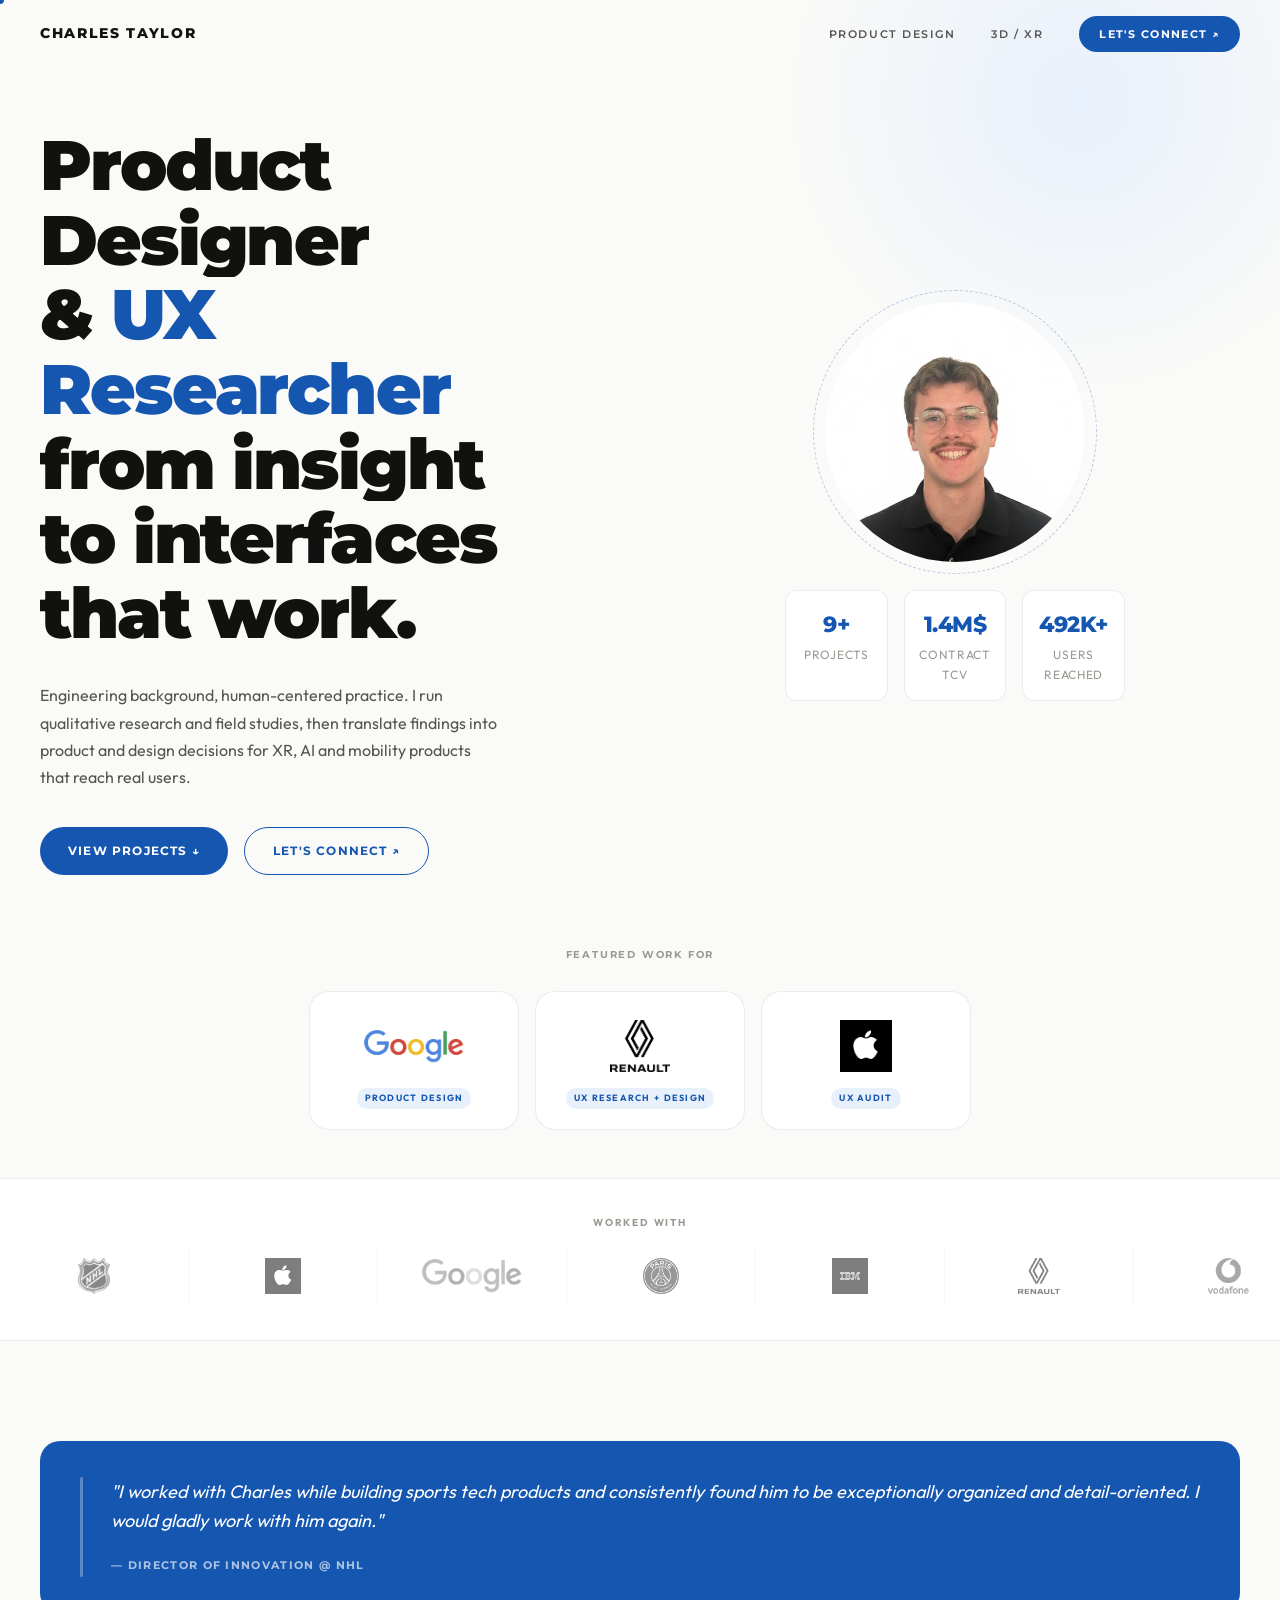
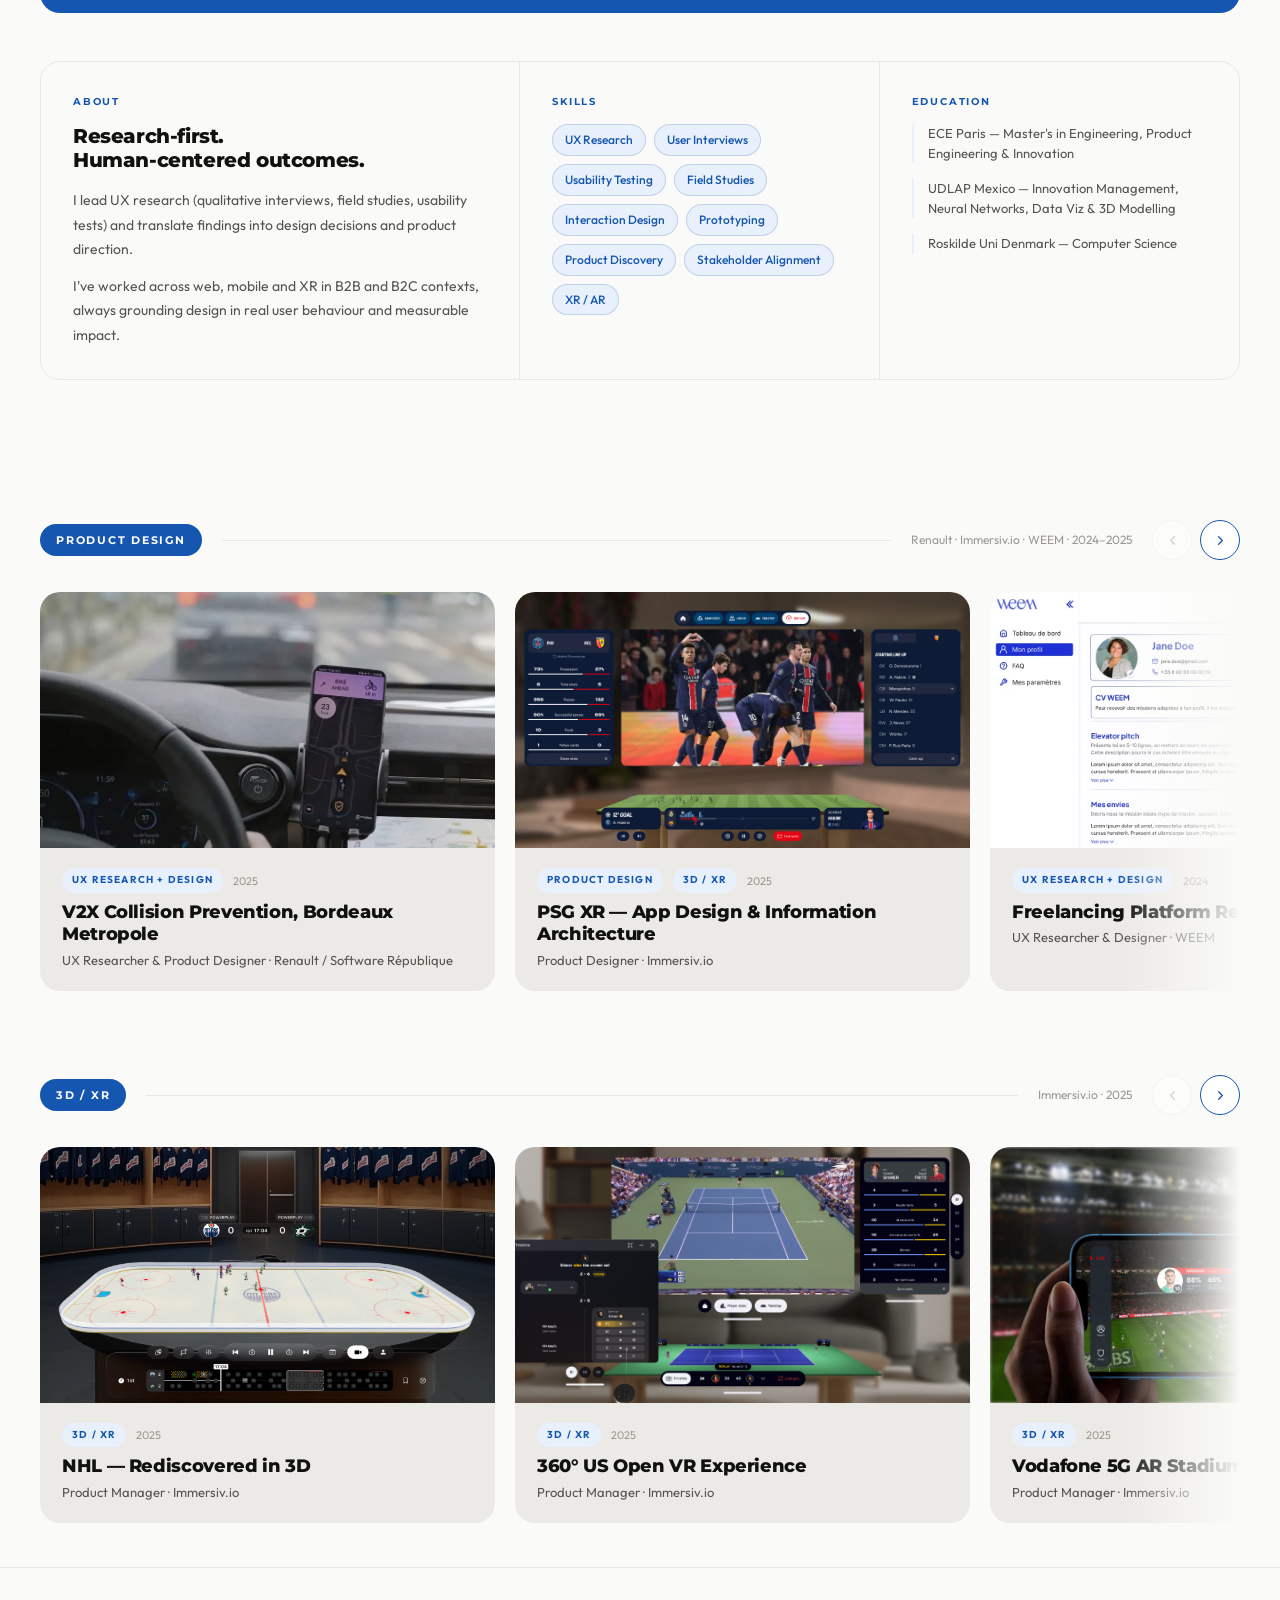
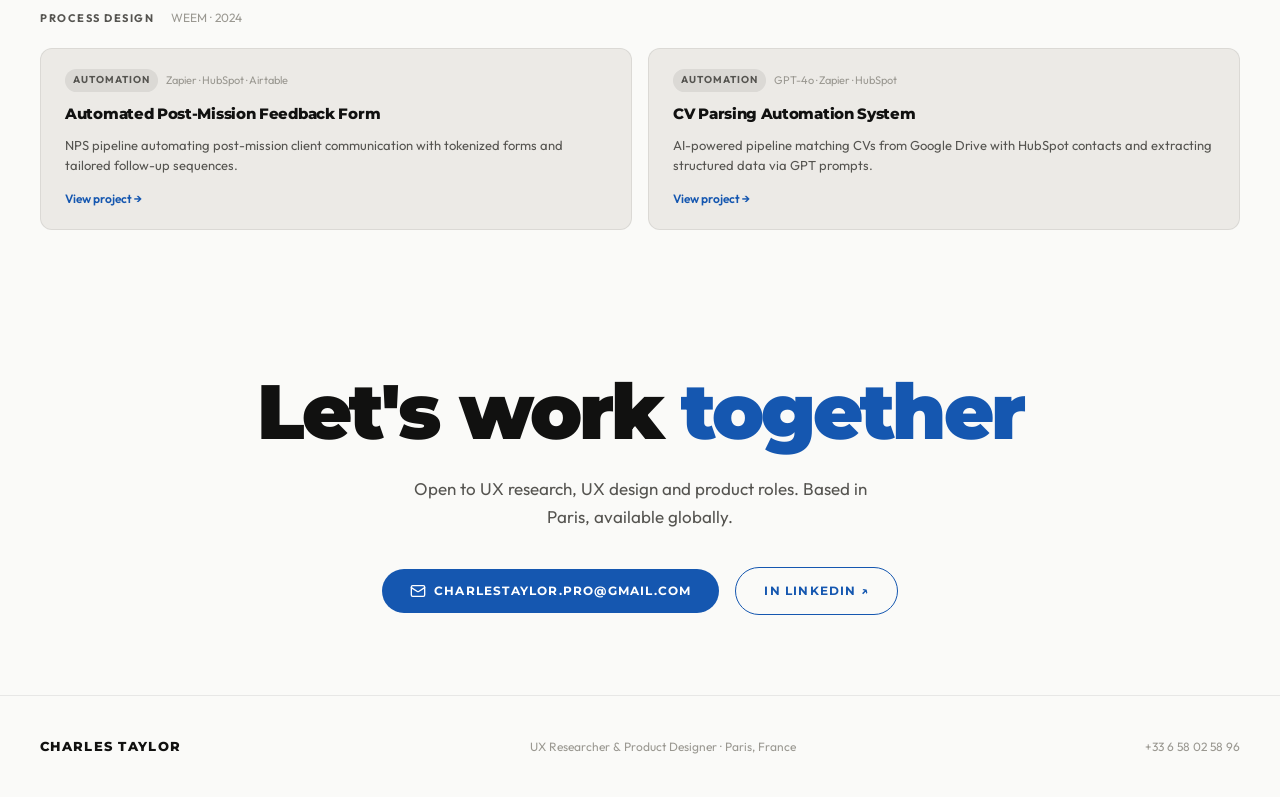
<file: portfolio/index.html>
<!DOCTYPE html>
<html lang="en">
<head>
  <meta charset="UTF-8" />
  <meta name="viewport" content="width=device-width, initial-scale=1.0" />
  <title>Charles Taylor — UX Researcher & Product Designer</title>
  <link rel="stylesheet" href="css/style.css" />
  <noscript><style>body { opacity: 1 !important; }</style></noscript>
  <style>
    body { opacity: 0; }
    /* Home-specific styles */
    .hero { background: var(--bg); }
    .projects-section { padding: 40px 0; }
    .projects-section + .projects-section { padding-top: 0; }

    /* Project card image fill */
    .pcard-img-wrap {
      width: 100%; height: 100%;
      position: relative; overflow: hidden;
    }
    .pcard-img-wrap img {
      width: 100%; height: 100%; 
      object-fit: cover;
      transition: transform 0.7s cubic-bezier(0.25, 0.46, 0.45, 0.94);
      display: block;
    }
    .project-card:hover .pcard-img-wrap img { transform: scale(1.06); }

    .pcard-gradient {
      position: absolute;
      inset: 0;
      background: linear-gradient(to top, rgba(13,61,128,0.8) 0%, rgba(13,61,128,0.1) 55%, transparent 100%);
      opacity: 0;
      transition: opacity 0.4s;
    }
    .project-card:hover .pcard-gradient { opacity: 1; }

    .pcard-overlay-title {
      position: absolute;
      bottom: 0; left: 0; right: 0;
      padding: 24px;
      color: var(--white);
      opacity: 0;
      transform: translateY(8px);
      transition: opacity 0.4s, transform 0.4s;
    }
    .project-card:hover .pcard-overlay-title {
      opacity: 1;
      transform: translateY(0);
    }
    .pcard-overlay-title span {
      display: block;
      font-size: 11px;
      font-weight: 700;
      letter-spacing: 0.14em;
      text-transform: uppercase;
      opacity: 0.75;
      margin-bottom: 4px;
    }
    .pcard-overlay-title strong {
      font-family: var(--ff-display);
      font-size: 18px;
      font-weight: 800;
      letter-spacing: -0.01em;
    }

    /* Fallback solid color cards (for automation projects) */
    .card-solid {
      width: 100%; height: 100%;
      display: flex;
      align-items: center;
      justify-content: center;
      font-family: var(--ff-display);
      font-size: 40px;
      font-weight: 900;
      color: rgba(255,255,255,0.12);
    }
    .card-solid.a { background: linear-gradient(135deg, #1557B0 0%, #2B72D0 100%); }
    .card-solid.b { background: linear-gradient(135deg, #0D3D80 0%, #1557B0 100%); }
    .card-solid.c { background: linear-gradient(135deg, #1a1a2e 0%, #16213e 100%); }
    .card-solid.d { background: linear-gradient(135deg, #2d1b69 0%, #11998e 100%); }
    .card-solid.e { background: linear-gradient(135deg, #1e3a5f 0%, #2563eb 100%); }
  </style>
</head>
<body>

  <!-- Cursor -->
  <div class="cursor-dot"></div>
  <div class="cursor-ring"></div>

  <!-- Nav -->
  <nav class="nav">
    <a href="index.html" class="nav-logo">CHARLES TAYLOR</a>
    <div class="nav-links">
      <a href="#product-design" class="nav-link">Product Design</a>
      <a href="#xr" class="nav-link">3D / XR</a>
      <a href="#contact"        class="nav-cta">Let's Connect ↗</a>
    </div>
    <button class="nav-menu-btn" aria-label="Open menu">
      <span></span><span></span>
    </button>
  </nav>

  <!-- Mobile Menu -->
  <div class="mobile-menu" aria-hidden="true">
    <a href="#product-design">Product Design</a>
    <a href="#xr">3D / XR</a>
    <a href="#contact">Let's Connect</a>
  </div>

  <!-- ══ HERO ═══════════════════════════════ -->
  <section class="hero">
    <div class="hero-inner">
      <div class="hero-left">
<h1 class="hero-title">
          <span class="line"><span>Product Designer</span></span>
          <span class="line"><span>&amp; <em>UX Researcher</em></span></span>
          <span class="line"><span>from insight</span></span>
          <span class="line"><span>to interfaces</span></span>
          <span class="line"><span>that work.</span></span>
        </h1>
        <p class="hero-bio">
          Engineering background, human-centered practice. I run qualitative research and field studies, then translate findings into product and design decisions for XR, AI and mobility products that reach real users.
        </p>
        <div class="hero-actions">
          <a href="#product-design" class="btn-primary">View Projects ↓</a>
          <a href="#contact"     class="btn-secondary">Let's Connect ↗</a>
        </div>
      </div>
      <div class="hero-right">
        <div class="hero-photo-wrap">
          <div class="hero-photo-ring"></div>
          <div class="hero-photo">
            <img src="../Brand_assets/My current portfolio/Picture of me.avif" alt="Charles Taylor" />
          </div>
        </div>
        <div class="hero-stats">
          <div class="stat-item">
            <div class="stat-num" data-count="9" data-suffix="+">9+</div>
            <div class="stat-label">Projects</div>
          </div>
          <div class="stat-item">
            <div class="stat-num" data-count="1.4" data-suffix="M$" data-decimals="1">1.4M$</div>
            <div class="stat-label">Contract TCV</div>
          </div>
          <div class="stat-item">
            <div class="stat-num" data-count="500" data-suffix="K+">500K+</div>
            <div class="stat-label">Users Reached</div>
          </div>
        </div>
      </div>
    </div>
  </section>

  <!-- ══ FEATURED CLIENTS ═════════════════ -->
  <section class="featured-clients">
    <div class="container">
      <div class="featured-label">Featured work for</div>
      <div class="featured-grid">
        <a href="projects/psg.html" class="featured-card">
          <div class="featured-card-logo">
            <img src="../Brand_assets/Logos/Google logo.avif" alt="Google" />
          </div>
          <div class="featured-card-info">
            <span class="featured-card-tag">Product Design</span>
          </div>
        </a>
        <a href="projects/v2x.html" class="featured-card">
          <div class="featured-card-logo">
            <img src="../Brand_assets/Logos/Renault logo.avif" alt="Renault" />
          </div>
          <div class="featured-card-info">
            <span class="featured-card-tag">UX Research + Design</span>
          </div>
        </a>
        <a href="projects/nhl.html" class="featured-card">
          <div class="featured-card-logo">
            <img src="../Brand_assets/Logos/Apple Logo.avif" alt="Apple" />
          </div>
          <div class="featured-card-info">
            <span class="featured-card-tag">UX Audit</span>
          </div>
        </a>
      </div>
    </div>
  </section>

  <!-- ══ LOGO STRIP ════════════════════════ -->
  <div class="logo-strip">
    <div class="logo-strip-label">Worked with</div>
    <div class="logo-track">
      <!-- Set 1 -->
      <div class="logo-set">
        <div class="logo-item"><img src="../Brand_assets/Logos/NHL Logo.avif" alt="NHL" /></div>
        <div class="logo-item"><img src="../Brand_assets/Logos/Apple Logo.avif" alt="Apple" /></div>
        <div class="logo-item"><img src="../Brand_assets/Logos/Google logo.avif" alt="Google" /></div>
        <div class="logo-item"><img src="../Brand_assets/Logos/PSG Logo.avif" alt="PSG" /></div>
        <div class="logo-item"><img src="../Brand_assets/Logos/IBM Logo.avif" alt="IBM" /></div>
        <div class="logo-item"><img src="../Brand_assets/Logos/Renault logo.avif" alt="Renault" /></div>
        <div class="logo-item"><img src="../Brand_assets/Logos/Vodafone Logo.avif" alt="Vodafone" /></div>
        <div class="logo-item"><img src="../Brand_assets/Logos/ESPN Logo.avif" alt="ESPN" /></div>
        <div class="logo-item"><img src="../Brand_assets/Logos/Samsung Logo.avif" alt="Samsung" /></div>
        <div class="logo-item"><img src="../Brand_assets/Logos/Atos Logo.avif" alt="Atos" /></div>
        <div class="logo-item"><img src="../Brand_assets/Logos/EVIDEN Logo.avif" alt="Eviden" /></div>
        <div class="logo-item"><img src="../Brand_assets/Logos/Orange logo.avif" alt="Orange" /></div>
        <div class="logo-item"><img src="../Brand_assets/Logos/Eye Net Logo.avif" alt="Eye-Net" /></div>
        <div class="logo-item"><img src="../Brand_assets/Logos/Software république logo.avif" alt="Software République" /></div>
        <div class="logo-item"><img src="../Brand_assets/Logos/Us Open logo.avif" alt="US Open" /></div>
        <div class="logo-item"><img src="../Brand_assets/Logos/Le Lab TBM Mouv! Logo.avif" alt="TBM" /></div>
      </div>
      <!-- Set 2 — duplicate for seamless loop -->
      <div class="logo-set">
        <div class="logo-item"><img src="../Brand_assets/Logos/NHL Logo.avif" alt="NHL" /></div>
        <div class="logo-item"><img src="../Brand_assets/Logos/Apple Logo.avif" alt="Apple" /></div>
        <div class="logo-item"><img src="../Brand_assets/Logos/Google logo.avif" alt="Google" /></div>
        <div class="logo-item"><img src="../Brand_assets/Logos/PSG Logo.avif" alt="PSG" /></div>
        <div class="logo-item"><img src="../Brand_assets/Logos/IBM Logo.avif" alt="IBM" /></div>
        <div class="logo-item"><img src="../Brand_assets/Logos/Renault logo.avif" alt="Renault" /></div>
        <div class="logo-item"><img src="../Brand_assets/Logos/Vodafone Logo.avif" alt="Vodafone" /></div>
        <div class="logo-item"><img src="../Brand_assets/Logos/ESPN Logo.avif" alt="ESPN" /></div>
        <div class="logo-item"><img src="../Brand_assets/Logos/Samsung Logo.avif" alt="Samsung" /></div>
        <div class="logo-item"><img src="../Brand_assets/Logos/Atos Logo.avif" alt="Atos" /></div>
        <div class="logo-item"><img src="../Brand_assets/Logos/EVIDEN Logo.avif" alt="Eviden" /></div>
        <div class="logo-item"><img src="../Brand_assets/Logos/Orange logo.avif" alt="Orange" /></div>
        <div class="logo-item"><img src="../Brand_assets/Logos/Eye Net Logo.avif" alt="Eye-Net" /></div>
        <div class="logo-item"><img src="../Brand_assets/Logos/Software république logo.avif" alt="Software République" /></div>
        <div class="logo-item"><img src="../Brand_assets/Logos/Us Open logo.avif" alt="US Open" /></div>
        <div class="logo-item"><img src="../Brand_assets/Logos/Le Lab TBM Mouv! Logo.avif" alt="TBM" /></div>
      </div>
    </div>
  </div>

  <!-- ══ ABOUT / QUOTE ══════════════════════ -->
  <section class="about-section">
    <div class="container">

      <!-- Pull quote — full width -->
      <div class="pull-quote reveal">
        <div class="pull-quote-bar"></div>
        <div class="pull-quote-body">
          <p class="pull-quote-text">
            "I worked with Charles while building sports tech products and consistently found him
            to be exceptionally organized and detail-oriented.
            I would gladly work with him again."
          </p>
          <span class="pull-quote-author">— Director of Innovation @ NHL</span>
        </div>
      </div>

      <!-- 3-col: bio | skills | education -->
      <div class="about-grid">
        <div class="about-col reveal reveal-delay-1">
          <div class="about-col-label">About</div>
          <h3 class="about-col-title">Research-first.<br/>Human-centered outcomes.</h3>
          <p class="about-col-body">
            I lead UX research (qualitative interviews, field studies, usability tests)
            and translate findings into design decisions and product direction.
          </p>
          <p class="about-col-body">
            I've worked across web, mobile and XR in B2B and B2C contexts,
            always grounding design in real user behaviour and measurable impact.
          </p>
        </div>

        <div class="about-col reveal reveal-delay-2">
          <div class="about-col-label">Skills</div>
          <div class="skills-list">
            <span class="skill-tag">UX Research</span>
            <span class="skill-tag">User Interviews</span>
            <span class="skill-tag">Usability Testing</span>
            <span class="skill-tag">Field Studies</span>
            <span class="skill-tag">Interaction Design</span>
            <span class="skill-tag">Prototyping</span>
            <span class="skill-tag">Product Discovery</span>
            <span class="skill-tag">Stakeholder Alignment</span>
            <span class="skill-tag">XR / AR</span>
          </div>
        </div>

        <div class="about-col reveal reveal-delay-3">
          <div class="about-col-label">Education</div>
          <div class="edu-list">
            <div class="edu-item">ECE Paris — Master's in Engineering, Product Engineering &amp; Innovation</div>
            <div class="edu-item">UDLAP Mexico — Innovation Management, Neural Networks, Data Viz &amp; 3D Modelling</div>
            <div class="edu-item">Roskilde Uni Denmark — Computer Science</div>
          </div>
        </div>
      </div>

    </div>
  </section>

  <!-- ══ PRODUCT DESIGN ════════════════════ -->
  <div id="product-design" style="position:relative;top:-30px;height:0;pointer-events:none;"></div>
  <section class="projects-section">
    <div class="container">
      <div class="category-strip">
        <span class="category-label">Product Design</span>
        <div class="category-line"></div>
        <span style="font-size:12px;color:var(--ink-light);">Renault · Immersiv.io · WEEM · 2024–2025</span>
        <div class="carousel-controls">
          <button class="carousel-btn carousel-prev" aria-label="Previous projects">
            <svg viewBox="0 0 24 24" fill="none" stroke="currentColor" stroke-width="2" stroke-linecap="round" stroke-linejoin="round"><polyline points="15 18 9 12 15 6"/></svg>
          </button>
          <button class="carousel-btn carousel-next" aria-label="Next projects">
            <svg viewBox="0 0 24 24" fill="none" stroke="currentColor" stroke-width="2" stroke-linecap="round" stroke-linejoin="round"><polyline points="9 18 15 12 9 6"/></svg>
          </button>
        </div>
      </div>
      <div class="projects-carousel">
      <div class="carousel-track">

        <!-- V2X — full width hero -->
        <a href="projects/v2x.html" class="project-card">
          <div class="project-card-inner">
            <div class="pcard-img-wrap">
              <img src="../Brand_assets/My current portfolio/V2X Project Page/TBM APP integration pic.avif"
                   alt="V2X Collision Prevention" loading="lazy" />
              <div class="pcard-gradient"></div>
              <div class="pcard-overlay-title">
                <span>UX Research + Product Design · 2025</span>
                <strong>V2X Collision Prevention</strong>
              </div>
            </div>
          </div>
          <div class="project-card-body">
            <div class="project-card-meta">
              <span class="card-category">UX Research + Design</span>
              <span class="card-year">2025</span>
            </div>
            <div class="project-card-title">V2X Collision Prevention, Bordeaux Metropole</div>
            <div class="project-card-role">UX Researcher & Product Designer · Renault / Software République</div>
            <div class="project-card-arrow">→</div>
          </div>
        </a>

        <!-- PSG — large -->
        <a href="projects/psg.html" class="project-card">
          <div class="project-card-inner">
            <div class="pcard-img-wrap">
              <img src="../Brand_assets/My current portfolio/PSG XR Page/2nd pic PSG XR.avif"
                   alt="PSG XR App Design" loading="lazy" />
              <div class="pcard-gradient"></div>
              <div class="pcard-overlay-title">
                <span>Product Design · 3D/XR · 2025</span>
                <strong>PSG XR — App Design & IA</strong>
              </div>
            </div>
          </div>
          <div class="project-card-body">
            <div class="project-card-meta">
              <span class="card-category">Product Design</span>
              <span class="card-category">3D / XR</span>
              <span class="card-year">2025</span>
            </div>
            <div class="project-card-title">PSG XR — App Design & Information Architecture</div>
            <div class="project-card-role">Product Designer · Immersiv.io</div>
            <div class="project-card-arrow">→</div>
          </div>
        </a>

        <!-- Freelance Platform — small -->
        <a href="projects/freelance-platform.html" class="project-card">
          <div class="project-card-inner">
            <div class="pcard-img-wrap">
              <img src="../Brand_assets/My current portfolio/Platform Redesign page/Freelancing Plaform Redesign 2nd pic.webp"
                   alt="Freelancing Platform Redesign" loading="lazy" style="object-position: center 02%;" />
              <div class="pcard-gradient"></div>
              <div class="pcard-overlay-title">
                <span>UX Research + Product Design · 2024</span>
                <strong>Freelancing Platform Redesign</strong>
              </div>
            </div>
          </div>
          <div class="project-card-body">
            <div class="project-card-meta">
              <span class="card-category">UX Research + Design</span>
              <span class="card-year">2024</span>
            </div>
            <div class="project-card-title">Freelancing Platform Redesign</div>
            <div class="project-card-role">UX Researcher & Designer · WEEM</div>
            <div class="project-card-arrow">→</div>
          </div>
        </a>

        <!-- Internal Tool — medium -->
        <a href="projects/internal-tool.html" class="project-card">
          <div class="project-card-inner">
            <div class="card-solid b">AI</div>
            <div class="pcard-gradient"></div>
            <div class="pcard-overlay-title">
              <span>UX Research + Product Design · 2024</span>
              <strong>Internal Freelancer Search Tool</strong>
            </div>
          </div>
          <div class="project-card-body">
            <div class="project-card-meta">
              <span class="card-category">UX Research + Design</span>
              <span class="card-year">2024</span>
            </div>
            <div class="project-card-title">Internal Freelancer Search Tool Design</div>
            <div class="project-card-role">UX Researcher & Designer · WEEM</div>
            <div class="project-card-arrow">→</div>
          </div>
        </a>

      </div>
      </div>
    </div>
  </section>

  <!-- ══ 3D / XR PROJECTS ═══════════════════ -->
  <div id="xr" style="position:relative;top:-30px;height:0;pointer-events:none;"></div>
  <section class="projects-section">
    <div class="container">
      <div class="category-strip">
        <span class="category-label">3D / XR</span>
        <div class="category-line"></div>
        <span style="font-size:12px;color:var(--ink-light);">Immersiv.io · 2025</span>
        <div class="carousel-controls">
          <button class="carousel-btn carousel-prev" aria-label="Previous projects">
            <svg viewBox="0 0 24 24" fill="none" stroke="currentColor" stroke-width="2" stroke-linecap="round" stroke-linejoin="round"><polyline points="15 18 9 12 15 6"/></svg>
          </button>
          <button class="carousel-btn carousel-next" aria-label="Next projects">
            <svg viewBox="0 0 24 24" fill="none" stroke="currentColor" stroke-width="2" stroke-linecap="round" stroke-linejoin="round"><polyline points="9 18 15 12 9 6"/></svg>
          </button>
        </div>
      </div>
      <div class="projects-carousel">
      <div class="carousel-track">

        <!-- NHL XR — large -->
        <a href="projects/nhl.html" class="project-card">
          <div class="project-card-inner">
            <div class="pcard-img-wrap">
              <img src="../Brand_assets/My current portfolio/NHL Page/First Picture.png"
                   alt="NHL XR Experience" loading="lazy" />
              <div class="pcard-gradient"></div>
              <div class="pcard-overlay-title">
                <span>3D / XR · 2025</span>
                <strong>NHL Rediscovered in 3D</strong>
              </div>
            </div>
          </div>
          <div class="project-card-body">
            <div class="project-card-meta">
              <span class="card-category">3D / XR</span>
              <span class="card-year">2025</span>
            </div>
            <div class="project-card-title">NHL — Rediscovered in 3D</div>
            <div class="project-card-role">Product Manager · Immersiv.io</div>
            <div class="project-card-arrow">→</div>
          </div>
        </a>

        <!-- US Open — medium -->
        <a href="projects/usopen.html" class="project-card">
          <div class="project-card-inner">
            <div class="pcard-img-wrap">
              <img src="../Brand_assets/My current portfolio/US Open Page/US Open 1st Picture.avif"
                   alt="US Open VR Experience" loading="lazy" />
              <div class="pcard-gradient"></div>
              <div class="pcard-overlay-title">
                <span>3D / XR · 2025</span>
                <strong>360° US Open VR Experience</strong>
              </div>
            </div>
          </div>
          <div class="project-card-body">
            <div class="project-card-meta">
              <span class="card-category">3D / XR</span>
              <span class="card-year">2025</span>
            </div>
            <div class="project-card-title">360° US Open VR Experience</div>
            <div class="project-card-role">Product Manager · Immersiv.io</div>
            <div class="project-card-arrow">→</div>
          </div>
        </a>

        <!-- Vodafone — medium -->
        <a href="projects/vodafone.html" class="project-card">
          <div class="project-card-inner">
            <div class="pcard-img-wrap">
              <img src="../Brand_assets/My current portfolio/Vodafone 5G AR Stadium/Experience overview Vodafone 5G AR Stadium App 4th Square Pic and cover pic.avif"
                   alt="Vodafone 5G AR Stadium" loading="lazy" />
              <div class="pcard-gradient"></div>
              <div class="pcard-overlay-title">
                <span>3D / XR · 2025</span>
                <strong>Vodafone 5G AR Stadium</strong>
              </div>
            </div>
          </div>
          <div class="project-card-body">
            <div class="project-card-meta">
              <span class="card-category">3D / XR</span>
              <span class="card-year">2025</span>
            </div>
            <div class="project-card-title">Vodafone 5G AR Stadium</div>
            <div class="project-card-role">Product Manager · Immersiv.io</div>
            <div class="project-card-arrow">→</div>
          </div>
        </a>

      </div>
      </div>
    </div>
  </section>

  <!-- ══ SYSTEMS & AUTOMATION ════════════════ -->
  <section class="systems-section">
    <div class="container">
      <div class="systems-header reveal">
        <span class="systems-section-label">Process Design</span>
        <span style="font-size:12px;color:var(--ink-light);">WEEM · 2024</span>
      </div>
      <div class="systems-grid">

        <a href="projects/automated-feedback.html" class="systems-card reveal">
          <div class="systems-card-tags">
            <span class="systems-card-tag">Automation</span>
            <span class="systems-card-stack">Zapier · HubSpot · Airtable</span>
          </div>
          <div class="systems-card-title">Automated Post-Mission Feedback Form</div>
          <div class="systems-card-desc">NPS pipeline automating post-mission client communication with tokenized forms and tailored follow-up sequences.</div>
          <div class="systems-card-cta">View project →</div>
        </a>

        <a href="projects/parsing-automation.html" class="systems-card reveal reveal-delay-1">
          <div class="systems-card-tags">
            <span class="systems-card-tag">Automation</span>
            <span class="systems-card-stack">GPT-4o · Zapier · HubSpot</span>
          </div>
          <div class="systems-card-title">CV Parsing Automation System</div>
          <div class="systems-card-desc">AI-powered pipeline matching CVs from Google Drive with HubSpot contacts and extracting structured data via GPT prompts.</div>
          <div class="systems-card-cta">View project →</div>
        </a>

      </div>
    </div>
  </section>

  <!-- ══ CONTACT ════════════════════════════ -->
  <section id="contact" class="contact-section">
    <div class="container">
      <h2 class="reveal">Let's work <em>together</em></h2>
      <p class="reveal reveal-delay-1">
        Open to UX research, UX design and product roles. Based in Paris, available globally.
      </p>
      <div class="contact-links reveal reveal-delay-2">
        <button class="btn-primary btn-copy-email" data-email="charlestaylor.pro@gmail.com" aria-label="Copy email address">
          <svg class="icon-mail" width="16" height="16" viewBox="0 0 24 24" fill="none" stroke="currentColor" stroke-width="2" stroke-linecap="round" stroke-linejoin="round" aria-hidden="true"><rect x="2" y="4" width="20" height="16" rx="2"/><path d="m22 7-8.97 5.7a1.94 1.94 0 0 1-2.06 0L2 7"/></svg>
          <svg class="icon-check" width="16" height="16" viewBox="0 0 24 24" fill="none" stroke="currentColor" stroke-width="2.5" stroke-linecap="round" stroke-linejoin="round" aria-hidden="true" style="display:none"><polyline points="20 6 9 17 4 12"/></svg>
          <span class="btn-copy-label">charlestaylor.pro@gmail.com</span>
        </button>
        <a href="https://www.linkedin.com/in/chucktaylor2002" target="_blank" rel="noopener" class="btn-secondary">
          in LinkedIn ↗
        </a>
      </div>
    </div>
  </section>

  <!-- Footer -->
  <footer>
    <span class="footer-logo">CHARLES TAYLOR</span>
    <span>UX Researcher & Product Designer · Paris, France</span>
    <span>+33 6 58 02 58 96</span>
  </footer>

  <script src="js/main.js"></script>
</body>
</html>
</file>
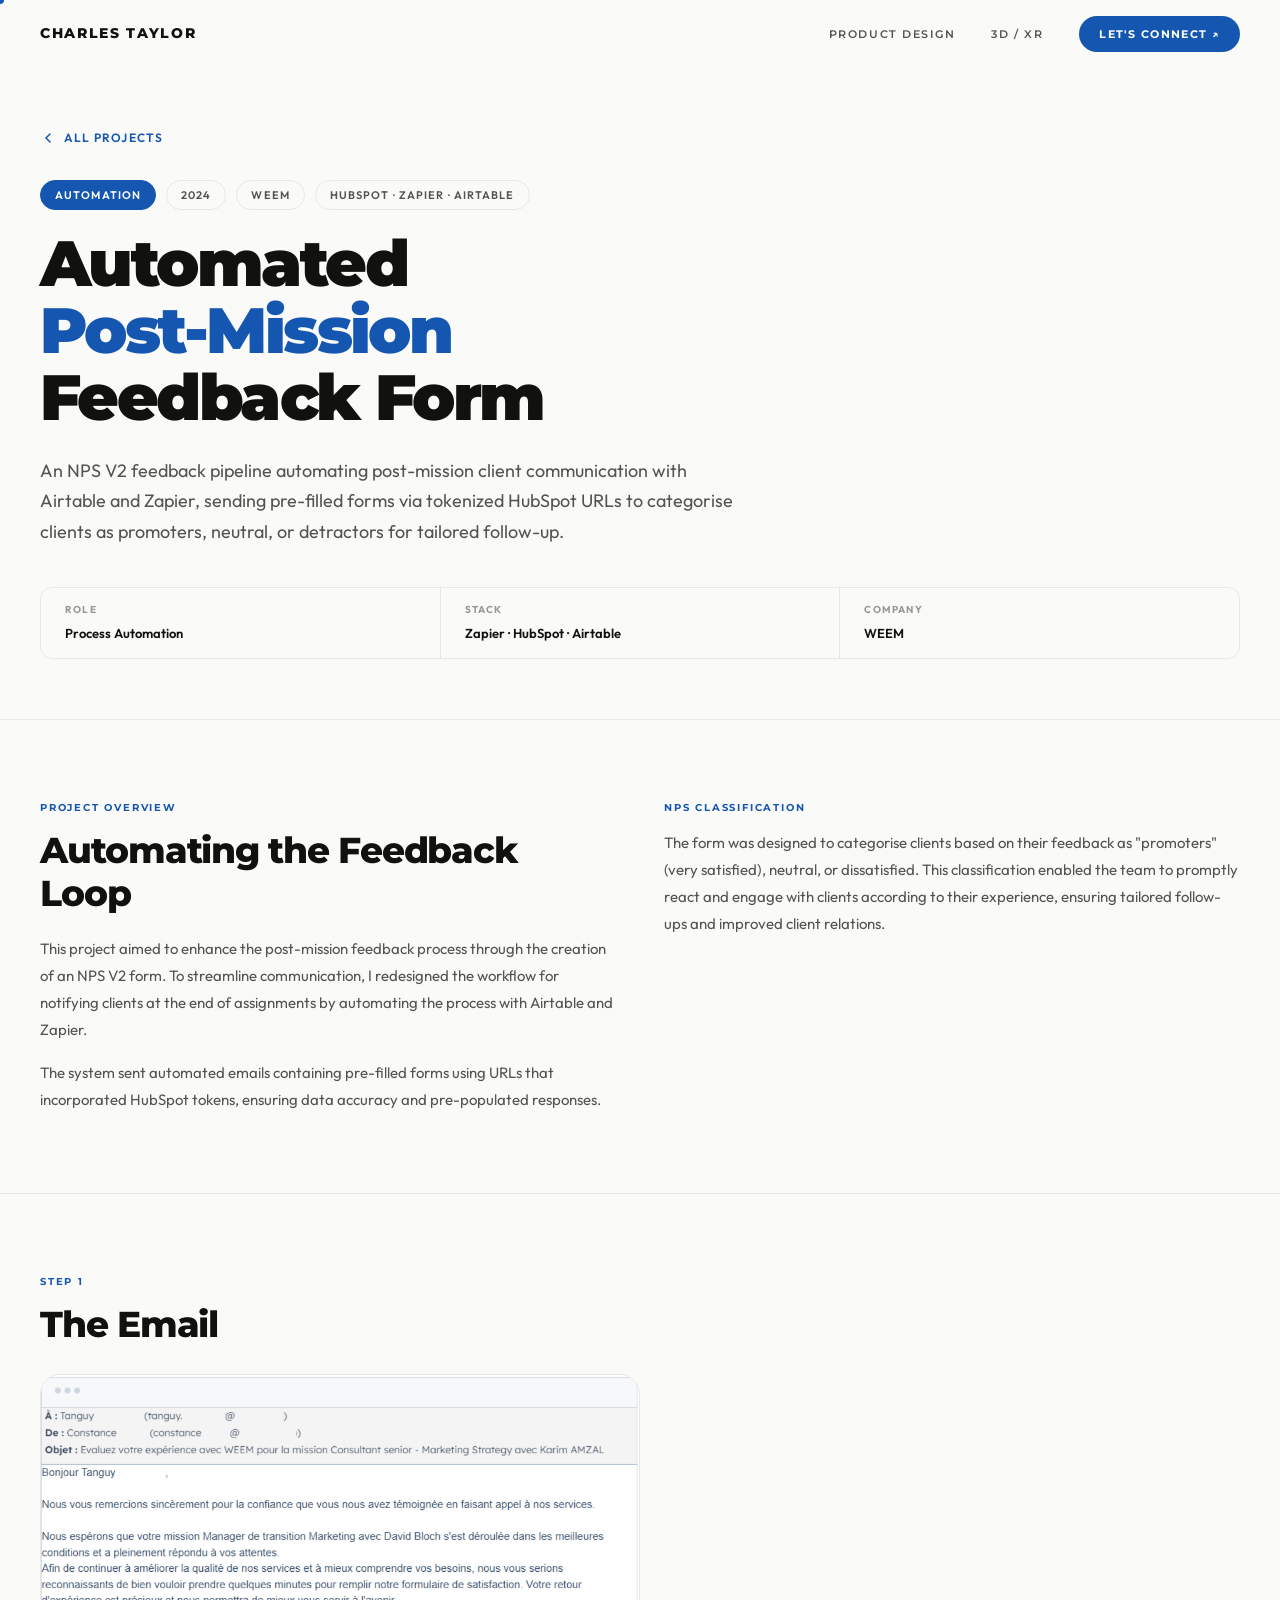
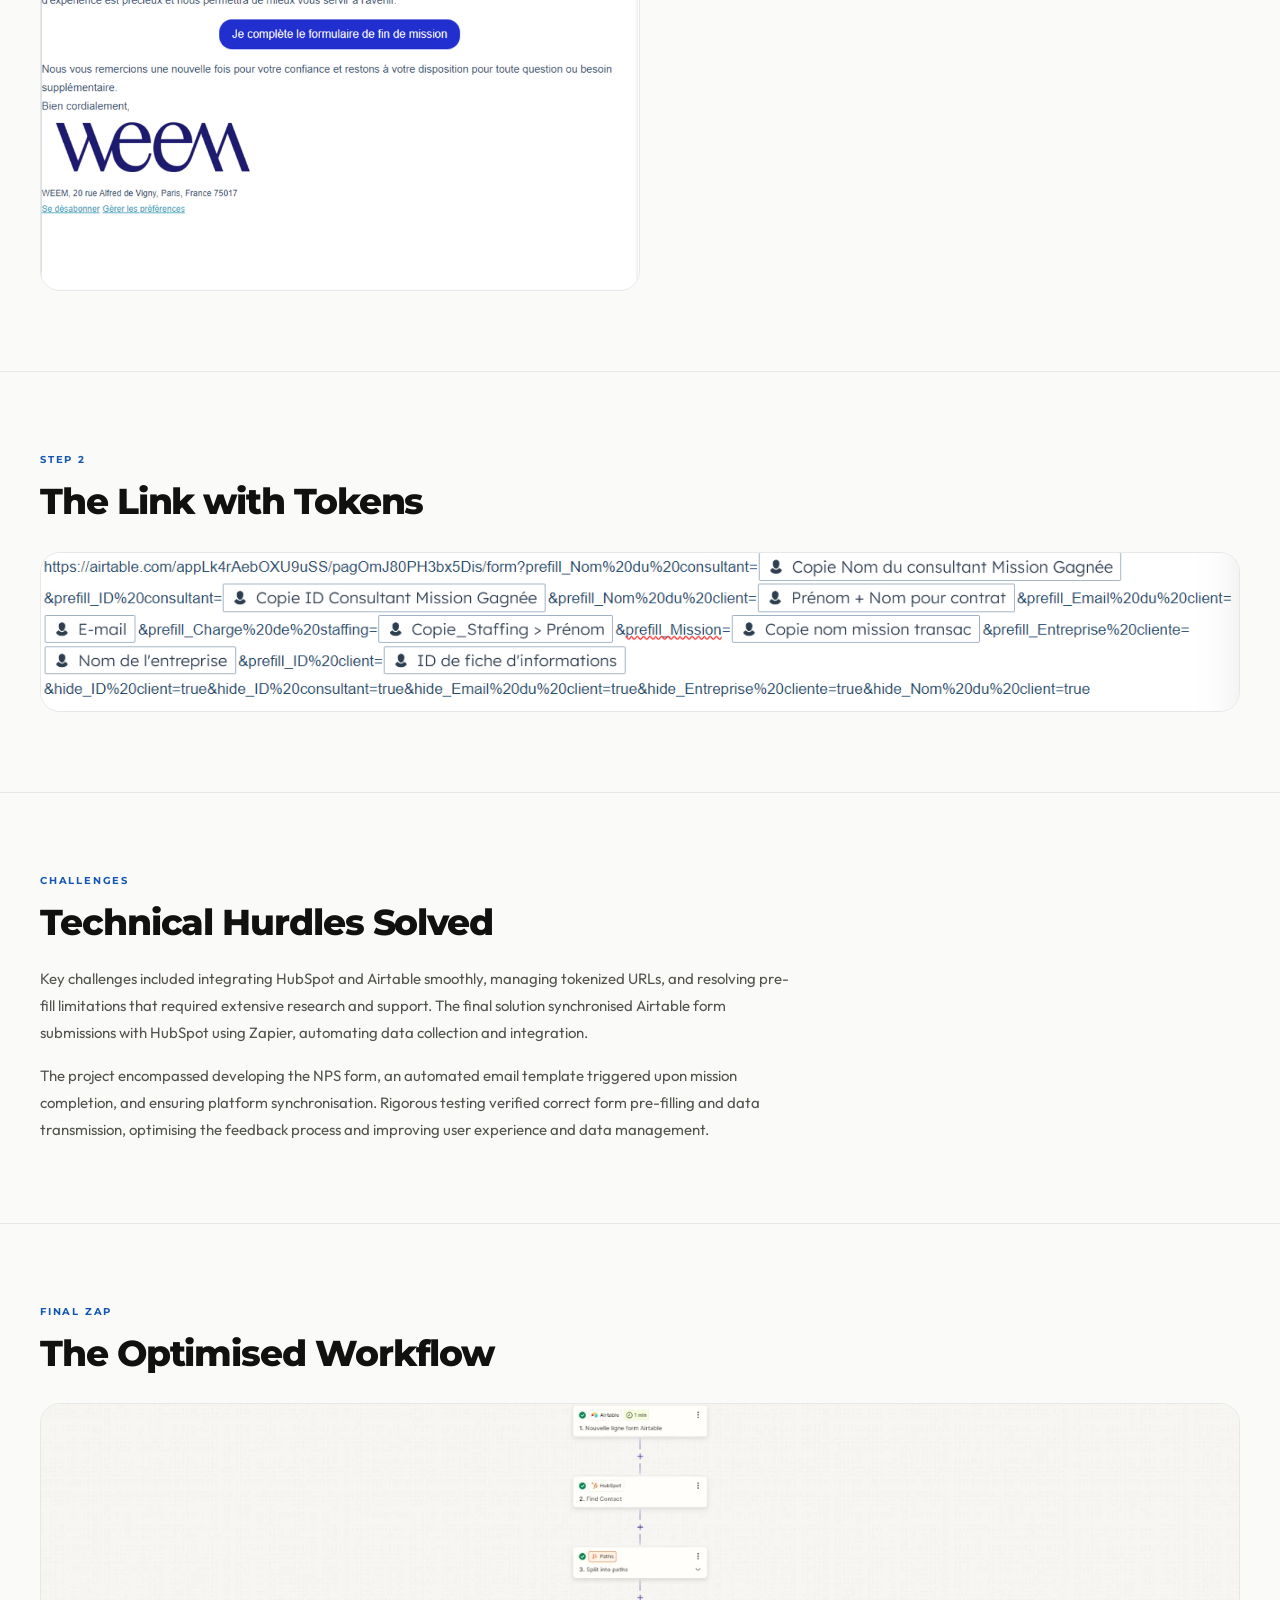
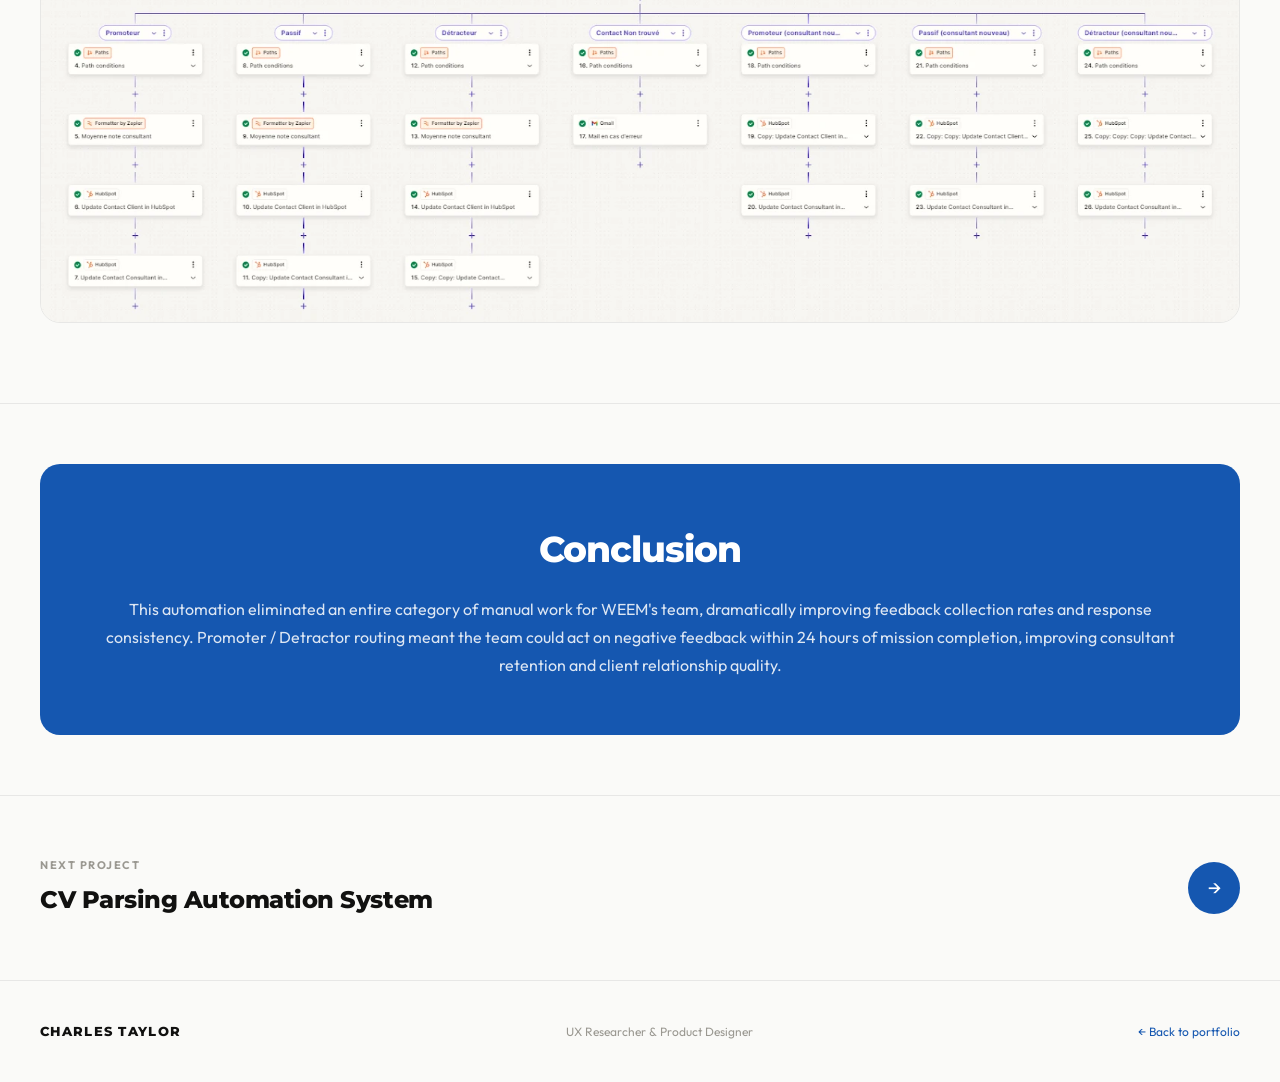
<file: portfolio/projects/automated-feedback.html>
<!DOCTYPE html>
<html lang="en">
<head>
  <meta charset="UTF-8" />
  <meta name="viewport" content="width=device-width, initial-scale=1.0" />
  <title>Automated Post-Mission Feedback Form — Charles Taylor</title>
  <link rel="stylesheet" href="../css/style.css" />
  <style>body { opacity: 0; }</style>
</head>
<body>
  <div class="cursor-dot"></div>
  <div class="cursor-ring"></div>
  <nav class="nav">
    <a href="../index.html" class="nav-logo">CHARLES TAYLOR</a>
    <div class="nav-links">
      <a href="../index.html#product-design" class="nav-link">Product Design</a>
      <a href="../index.html#xr" class="nav-link">3D / XR</a>
      <a href="../index.html#contact" class="nav-cta">Let's Connect ↗</a>
    </div>
    <button class="nav-menu-btn" aria-label="Open menu"><span></span><span></span></button>
  </nav>
  <div class="mobile-menu">
    <a href="../index.html#product-design">Product Design</a>
    <a href="../index.html#xr">3D / XR</a>
    <a href="../index.html#contact">Let's Connect</a>
  </div>

  <div class="project-hero">
    <div class="container">
      <a href="../index.html" class="breadcrumb">
        <svg width="16" height="16" viewBox="0 0 16 16" fill="none"><path d="M10 12L6 8l4-4" stroke="currentColor" stroke-width="1.5" stroke-linecap="round"/></svg>
        All Projects
      </a>
      <div class="project-hero-meta">
        <span class="meta-tag blue">Automation</span>
        <span class="meta-tag">2024</span>
        <span class="meta-tag">WEEM</span>
        <span class="meta-tag">HubSpot · Zapier · Airtable</span>
      </div>
      <h1 class="project-title">Automated<br/><em>Post-Mission</em><br/>Feedback Form</h1>
      <p class="project-intro">
        An NPS V2 feedback pipeline automating post-mission client communication with Airtable and Zapier, sending pre-filled forms via tokenized HubSpot URLs to categorise clients as promoters, neutral, or detractors for tailored follow-up.
      </p>
      <div class="project-hero-details reveal">
        <div class="detail-item"><span class="detail-label">Role</span><span class="detail-value">Process Automation</span></div>
        <div class="detail-item"><span class="detail-label">Stack</span><span class="detail-value">Zapier · HubSpot · Airtable</span></div>
        <div class="detail-item"><span class="detail-label">Company</span><span class="detail-value">WEEM</span></div>
      </div>
    </div>
  </div>



  <!-- Overview -->
  <div class="project-section">
    <div class="container">
      <div class="content-grid">
        <div>
          <div class="section-label">Project Overview</div>
          <h2 class="section-h2">Automating the Feedback Loop</h2>
          <div class="section-body">
            <p>
              This project aimed to enhance the post-mission feedback process through the creation of an NPS V2 form. To streamline communication, I redesigned the workflow for notifying clients at the end of assignments by automating the process with Airtable and Zapier.
            </p>
            <p>
              The system sent automated emails containing pre-filled forms using URLs that incorporated HubSpot tokens, ensuring data accuracy and pre-populated responses.
            </p>
          </div>
        </div>
        <div class="reveal reveal-delay-1">
          <div class="section-label">NPS Classification</div>
          <div class="section-body">
            <p>
              The form was designed to categorise clients based on their feedback as "promoters" (very satisfied), neutral, or dissatisfied. This classification enabled the team to promptly react and engage with clients according to their experience, ensuring tailored follow-ups and improved client relations.
            </p>
          </div>
        </div>
      </div>
    </div>
  </div>

  <!-- The Email -->
  <div class="project-section">
    <div class="container">
      <div class="section-label">Step 1</div>
      <h2 class="section-h2">The Email</h2>
      <div class="reveal" style="margin-top:28px;">
        <img src="../../Brand_assets/My current portfolio/Automated Post-Mission Form Page/Automated Post-Mission Feedback Form  1st Pic.avif"
             alt="Automated feedback email" loading="lazy"
             style="width:50%;height:auto;display:block;border-radius:var(--radius-lg);border:1px solid var(--line);" />
      </div>
    </div>
  </div>

  <!-- The link with tokens -->
  <div class="project-section">
    <div class="container">
      <div class="section-label">Step 2</div>
      <h2 class="section-h2">The Link with Tokens</h2>
      <div class="reveal" style="margin-top:28px;">
        <img src="../../Brand_assets/My current portfolio/Automated Post-Mission Form Page/Automated Post-Mission Feedback Form 2nd Pic.avif"
             alt="Tokenized URL" loading="lazy"
             style="width:100%;height:auto;display:block;border-radius:var(--radius-lg);border:1px solid var(--line);" />
      </div>
    </div>
  </div>

  <!-- Challenges -->
  <div class="project-section">
    <div class="container">
      <div class="section-label">Challenges</div>
      <h2 class="section-h2">Technical Hurdles Solved</h2>
      <div class="section-body" style="max-width:760px;">
        <p>
          Key challenges included integrating HubSpot and Airtable smoothly, managing tokenized URLs, and resolving pre-fill limitations that required extensive research and support. The final solution synchronised Airtable form submissions with HubSpot using Zapier, automating data collection and integration.
        </p>
        <p>
          The project encompassed developing the NPS form, an automated email template triggered upon mission completion, and ensuring platform synchronisation. Rigorous testing verified correct form pre-filling and data transmission, optimising the feedback process and improving user experience and data management.
        </p>
      </div>
    </div>
  </div>

  <!-- Final Zap -->
  <div class="project-section">
    <div class="container">
      <div class="section-label">Final Zap</div>
      <h2 class="section-h2">The Optimised Workflow</h2>
      <div class="reveal" style="margin-top:28px;">
        <img src="../../Brand_assets/My current portfolio/Automated Post-Mission Form Page/Automated Post-Mission Feedback Form 3rd Final Zap Pic.webp"
             alt="Final Zapier workflow" loading="lazy"
             style="width:100%;height:auto;display:block;border-radius:var(--radius-lg);border:1px solid var(--line);" />
      </div>
    </div>
  </div>

  <div class="conclusion-section reveal">
    <h2>Conclusion</h2>
    <p>
      This automation eliminated an entire category of manual work for WEEM's team, dramatically improving feedback collection rates and response consistency. Promoter / Detractor routing meant the team could act on negative feedback within 24 hours of mission completion, improving consultant retention and client relationship quality.
    </p>
  </div>

  <a href="parsing-automation.html" class="next-project">
    <div><div class="next-label">Next Project</div><div class="next-title">CV Parsing Automation System</div></div>
    <div class="next-arrow">→</div>
  </a>

  <footer>
    <span class="footer-logo">CHARLES TAYLOR</span>
    <span>UX Researcher & Product Designer</span>
    <a href="../index.html" style="color:var(--blue);">← Back to portfolio</a>
  </footer>
  <script src="../js/main.js"></script>
</body>
</html>
</file>
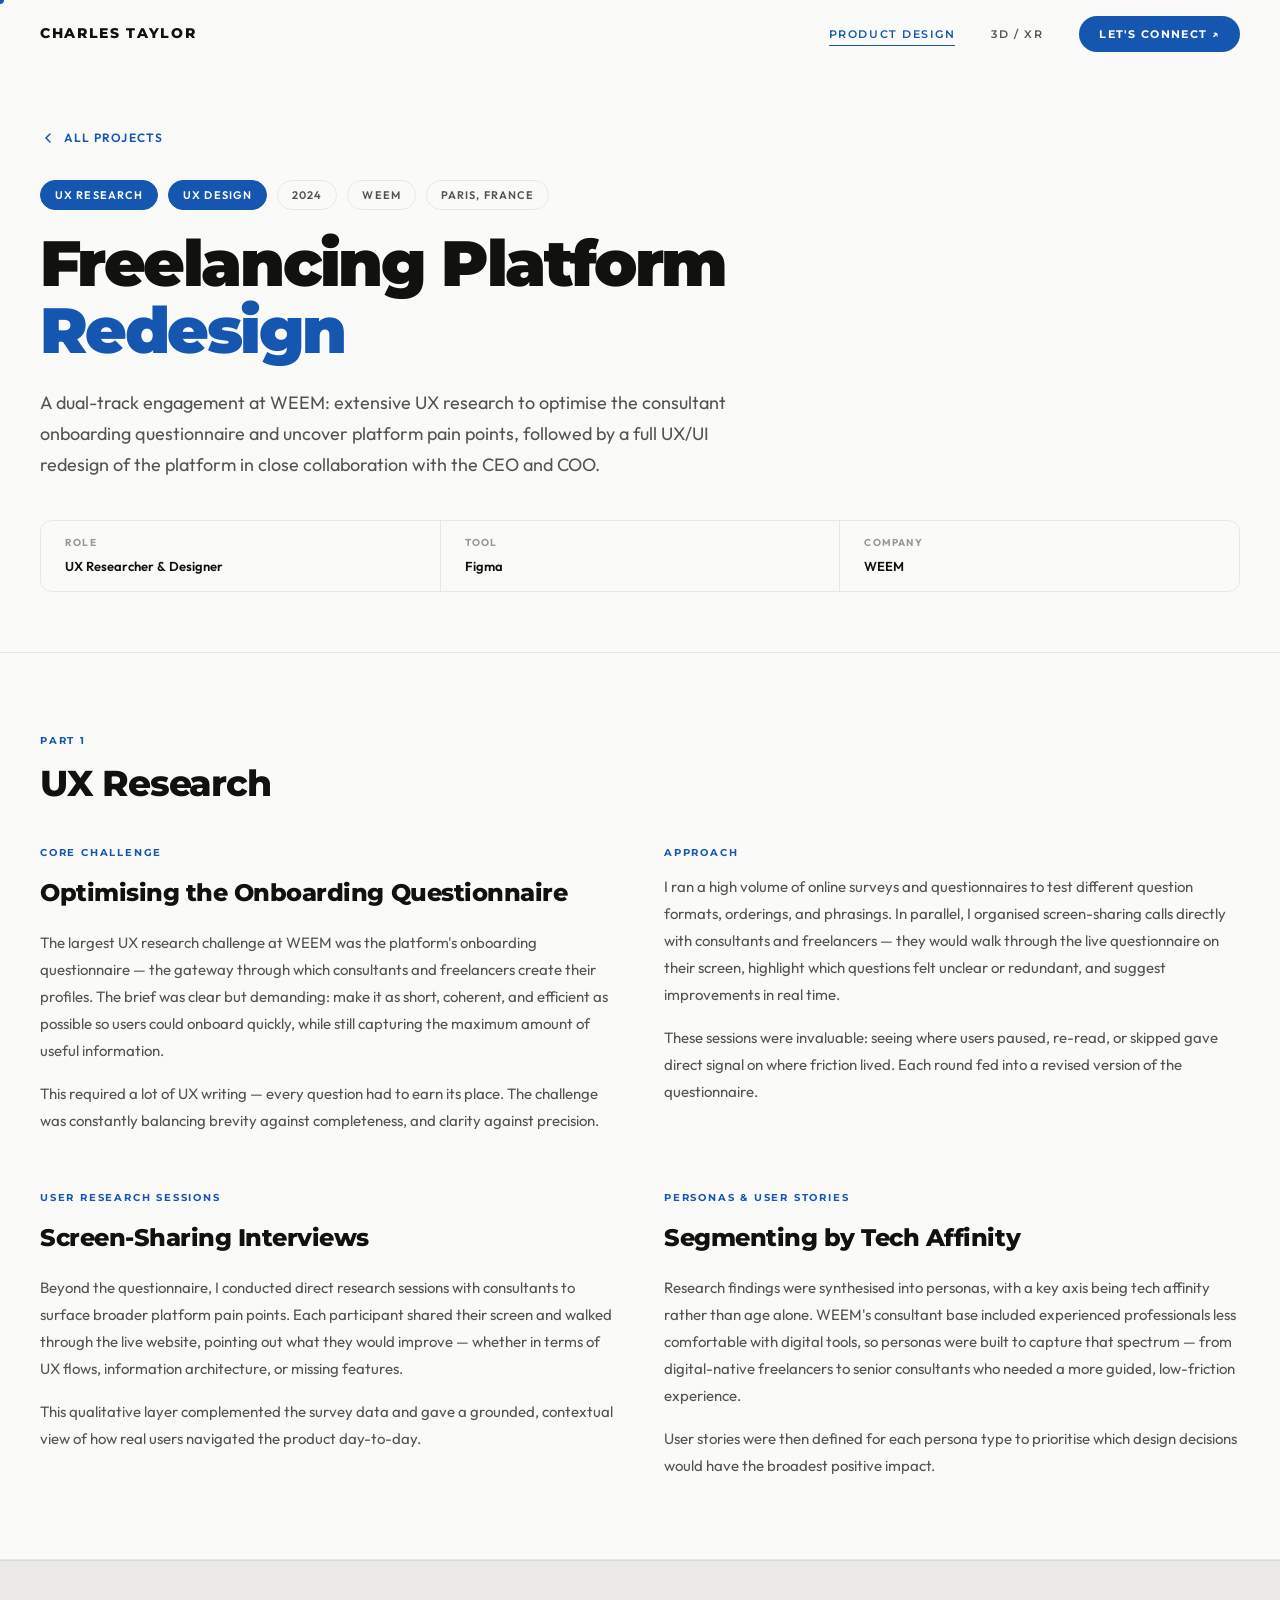
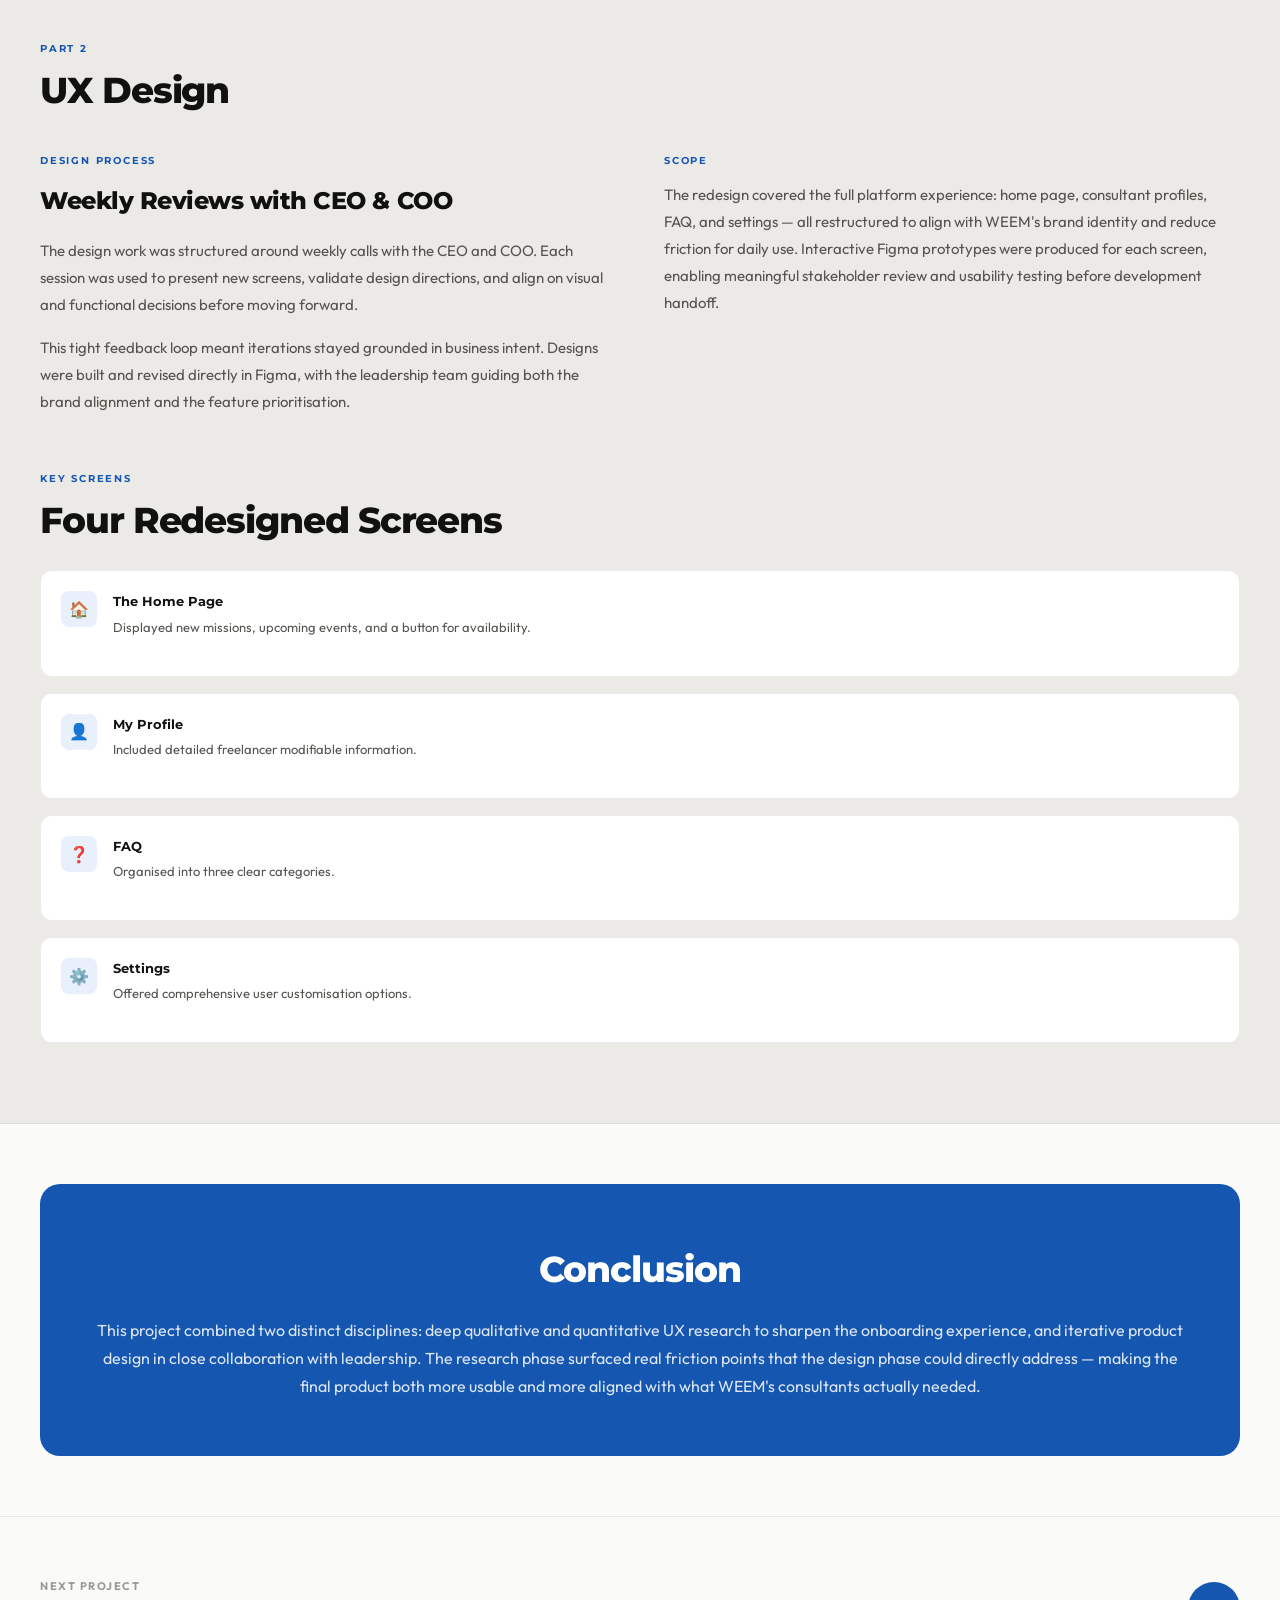
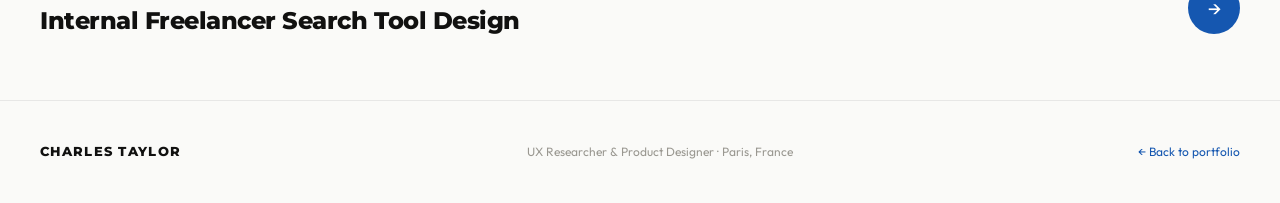
<file: portfolio/projects/freelance-platform.html>
<!DOCTYPE html>
<html lang="en">
<head>
  <meta charset="UTF-8" />
  <meta name="viewport" content="width=device-width, initial-scale=1.0" />
  <title>Freelancing Platform Redesign — Charles Taylor</title>
  <link rel="stylesheet" href="../css/style.css" />
  <style>body { opacity: 0; }</style>
</head>
<body>
  <div class="cursor-dot"></div>
  <div class="cursor-ring"></div>
  <nav class="nav">
    <a href="../index.html" class="nav-logo">CHARLES TAYLOR</a>
    <div class="nav-links">
      <a href="../index.html#product-design" class="nav-link active">Product Design</a>
      <a href="../index.html#xr" class="nav-link">3D / XR</a>
      <a href="../index.html#contact" class="nav-cta">Let's Connect ↗</a>
    </div>
    <button class="nav-menu-btn" aria-label="Open menu"><span></span><span></span></button>
  </nav>
  <div class="mobile-menu">
    <a href="../index.html#product-design">Product Design</a>
    <a href="../index.html#xr">3D / XR</a>
    <a href="../index.html#contact">Let's Connect</a>
  </div>

  <div class="project-hero">
    <div class="container">
      <a href="../index.html" class="breadcrumb">
        <svg width="16" height="16" viewBox="0 0 16 16" fill="none"><path d="M10 12L6 8l4-4" stroke="currentColor" stroke-width="1.5" stroke-linecap="round"/></svg>
        All Projects
      </a>
      <div class="project-hero-meta">
        <span class="meta-tag blue">UX Research</span>
        <span class="meta-tag blue">UX Design</span>
        <span class="meta-tag">2024</span>
        <span class="meta-tag">WEEM</span>
        <span class="meta-tag">Paris, France</span>
      </div>
      <h1 class="project-title">Freelancing Platform<br/><em>Redesign</em></h1>
      <p class="project-intro">
        A dual-track engagement at WEEM: extensive UX research to optimise the consultant onboarding questionnaire and uncover platform pain points, followed by a full UX/UI redesign of the platform in close collaboration with the CEO and COO.
      </p>
      <div class="project-hero-details reveal">
        <div class="detail-item"><span class="detail-label">Role</span><span class="detail-value">UX Researcher & Designer</span></div>
        <div class="detail-item"><span class="detail-label">Tool</span><span class="detail-value">Figma</span></div>
        <div class="detail-item"><span class="detail-label">Company</span><span class="detail-value">WEEM</span></div>
      </div>
    </div>
  </div>

  <!-- ── UX RESEARCH ─────────────────────────── -->
  <div class="project-section">
    <div class="container">
      <div class="section-label">Part 1</div>
      <h2 class="section-h2">UX Research</h2>

      <!-- Onboarding questionnaire -->
      <div class="content-grid" style="margin-top:40px;">
        <div>
          <div class="section-label">Core Challenge</div>
          <h3 style="font-family:var(--ff-display);font-size:clamp(18px,2vw,24px);font-weight:800;letter-spacing:-0.02em;margin-bottom:16px;">Optimising the Onboarding Questionnaire</h3>
          <div class="section-body">
            <p>
              The largest UX research challenge at WEEM was the platform's onboarding questionnaire — the gateway through which consultants and freelancers create their profiles. The brief was clear but demanding: make it as short, coherent, and efficient as possible so users could onboard quickly, while still capturing the maximum amount of useful information.
            </p>
            <p>
              This required a lot of UX writing — every question had to earn its place. The challenge was constantly balancing brevity against completeness, and clarity against precision.
            </p>
          </div>
        </div>
        <div class="reveal reveal-delay-1">
          <div class="section-label">Approach</div>
          <div class="section-body">
            <p>
              I ran a high volume of online surveys and questionnaires to test different question formats, orderings, and phrasings. In parallel, I organised screen-sharing calls directly with consultants and freelancers — they would walk through the live questionnaire on their screen, highlight which questions felt unclear or redundant, and suggest improvements in real time.
            </p>
            <p>
              These sessions were invaluable: seeing where users paused, re-read, or skipped gave direct signal on where friction lived. Each round fed into a revised version of the questionnaire.
            </p>
          </div>
        </div>
      </div>

      <!-- User research sessions -->
      <div class="content-grid reveal" style="margin-top:56px;">
        <div>
          <div class="section-label">User Research Sessions</div>
          <h3 style="font-family:var(--ff-display);font-size:clamp(18px,2vw,24px);font-weight:800;letter-spacing:-0.02em;margin-bottom:16px;">Screen-Sharing Interviews</h3>
          <div class="section-body">
            <p>
              Beyond the questionnaire, I conducted direct research sessions with consultants to surface broader platform pain points. Each participant shared their screen and walked through the live website, pointing out what they would improve — whether in terms of UX flows, information architecture, or missing features.
            </p>
            <p>
              This qualitative layer complemented the survey data and gave a grounded, contextual view of how real users navigated the product day-to-day.
            </p>
          </div>
        </div>
        <div class="reveal reveal-delay-1">
          <div class="section-label">Personas &amp; User Stories</div>
          <h3 style="font-family:var(--ff-display);font-size:clamp(18px,2vw,24px);font-weight:800;letter-spacing:-0.02em;margin-bottom:16px;">Segmenting by Tech Affinity</h3>
          <div class="section-body">
            <p>
              Research findings were synthesised into personas, with a key axis being tech affinity rather than age alone. WEEM's consultant base included experienced professionals less comfortable with digital tools, so personas were built to capture that spectrum — from digital-native freelancers to senior consultants who needed a more guided, low-friction experience.
            </p>
            <p>
              User stories were then defined for each persona type to prioritise which design decisions would have the broadest positive impact.
            </p>
          </div>
        </div>
      </div>
    </div>
  </div>

  <!-- ── UX DESIGN ───────────────────────────── -->
  <div class="project-section" style="background:var(--surface);border-top:1px solid var(--line);border-bottom:1px solid var(--line);">
    <div class="container">
      <div class="section-label">Part 2</div>
      <h2 class="section-h2">UX Design</h2>

      <!-- Design process -->
      <div class="content-grid reveal" style="margin-top:40px;">
        <div>
          <div class="section-label">Design Process</div>
          <h3 style="font-family:var(--ff-display);font-size:clamp(18px,2vw,24px);font-weight:800;letter-spacing:-0.02em;margin-bottom:16px;">Weekly Reviews with CEO &amp; COO</h3>
          <div class="section-body">
            <p>
              The design work was structured around weekly calls with the CEO and COO. Each session was used to present new screens, validate design directions, and align on visual and functional decisions before moving forward.
            </p>
            <p>
              This tight feedback loop meant iterations stayed grounded in business intent. Designs were built and revised directly in Figma, with the leadership team guiding both the brand alignment and the feature prioritisation.
            </p>
          </div>
        </div>
        <div class="reveal reveal-delay-1">
          <div class="section-label">Scope</div>
          <div class="section-body">
            <p>
              The redesign covered the full platform experience: home page, consultant profiles, FAQ, and settings — all restructured to align with WEEM's brand identity and reduce friction for daily use. Interactive Figma prototypes were produced for each screen, enabling meaningful stakeholder review and usability testing before development handoff.
            </p>
          </div>
        </div>
      </div>

      <!-- Four screens -->
      <div class="section-label reveal" style="margin-top:56px;">Key Screens</div>
      <h2 class="section-h2 reveal">Four Redesigned Screens</h2>
      <div class="deliverables-list reveal" style="margin-top:28px;">
        <div class="deliverable-item">
          <div class="deliverable-icon">🏠</div>
          <div class="deliverable-text">
            <strong>The Home Page</strong>
            <span>Displayed new missions, upcoming events, and a button for availability.</span>
          </div>
          <div class="deliverable-preview">
            <img src="../../Brand_assets/My current portfolio/Platform Redesign page/Freelancing Plaform Redesign 1st Pic.avif" alt="Home Page" loading="lazy" />
          </div>
        </div>
        <div class="deliverable-item">
          <div class="deliverable-icon">👤</div>
          <div class="deliverable-text">
            <strong>My Profile</strong>
            <span>Included detailed freelancer modifiable information.</span>
          </div>
          <div class="deliverable-preview">
            <img src="../../Brand_assets/My current portfolio/Platform Redesign page/Freelancing Plaform Redesign 2nd pic.webp" alt="My Profile" loading="lazy" />
          </div>
        </div>
        <div class="deliverable-item">
          <div class="deliverable-icon">❓</div>
          <div class="deliverable-text">
            <strong>FAQ</strong>
            <span>Organised into three clear categories.</span>
          </div>
          <div class="deliverable-preview">
            <img src="../../Brand_assets/My current portfolio/Platform Redesign page/Freelancing Plaform Redesign 3rd Pic.webp" alt="FAQ" loading="lazy" />
          </div>
        </div>
        <div class="deliverable-item">
          <div class="deliverable-icon">⚙️</div>
          <div class="deliverable-text">
            <strong>Settings</strong>
            <span>Offered comprehensive user customisation options.</span>
          </div>
          <div class="deliverable-preview">
            <img src="../../Brand_assets/My current portfolio/Platform Redesign page/Freelancing Plaform Redesign 4th pic.webp" alt="Settings" loading="lazy" />
          </div>
        </div>
      </div>
    </div>
  </div>

  <div class="conclusion-section reveal">
    <h2>Conclusion</h2>
    <p>
      This project combined two distinct disciplines: deep qualitative and quantitative UX research to sharpen the onboarding experience, and iterative product design in close collaboration with leadership. The research phase surfaced real friction points that the design phase could directly address — making the final product both more usable and more aligned with what WEEM's consultants actually needed.
    </p>
  </div>

  <a href="internal-tool.html" class="next-project">
    <div><div class="next-label">Next Project</div><div class="next-title">Internal Freelancer Search Tool Design</div></div>
    <div class="next-arrow">→</div>
  </a>

  <footer>
    <span class="footer-logo">CHARLES TAYLOR</span>
    <span>UX Researcher & Product Designer · Paris, France</span>
    <a href="../index.html" style="color:var(--blue);">← Back to portfolio</a>
  </footer>
  <script src="../js/main.js"></script>
</body>
</html>
</file>
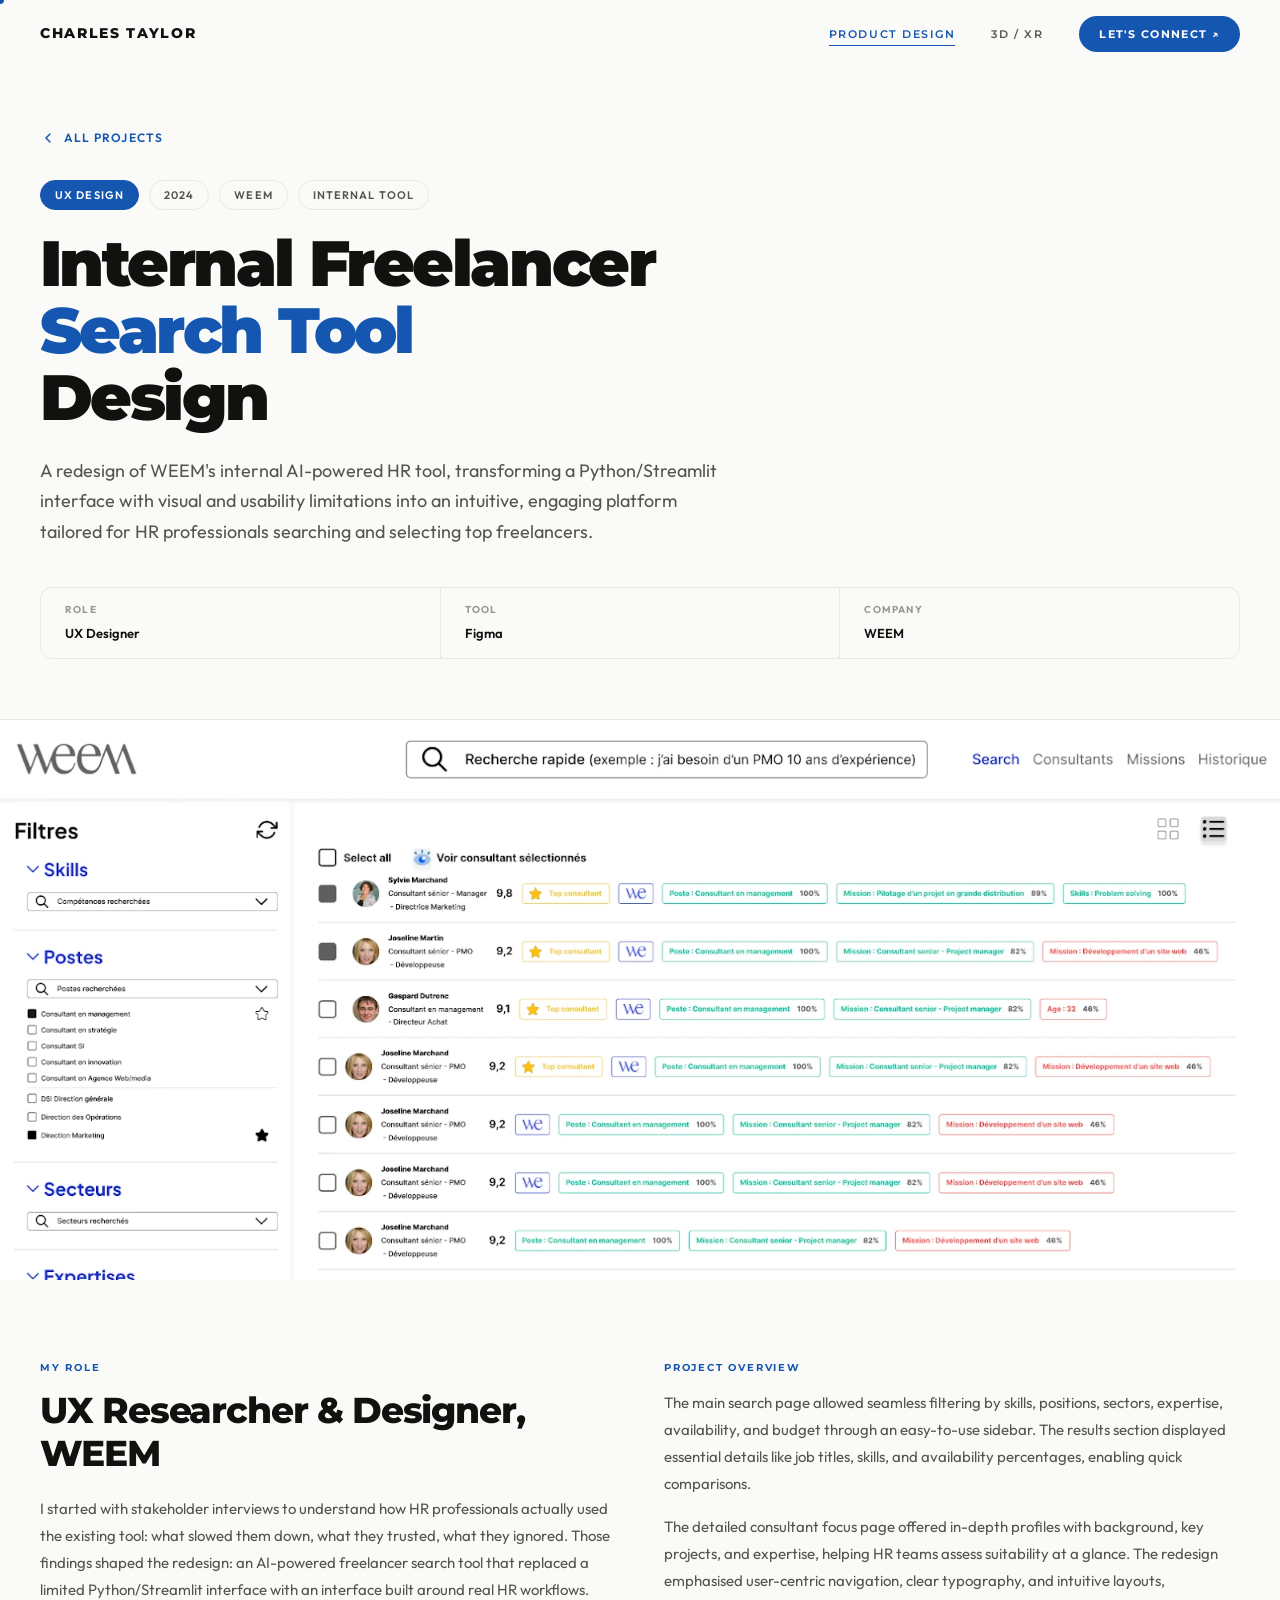
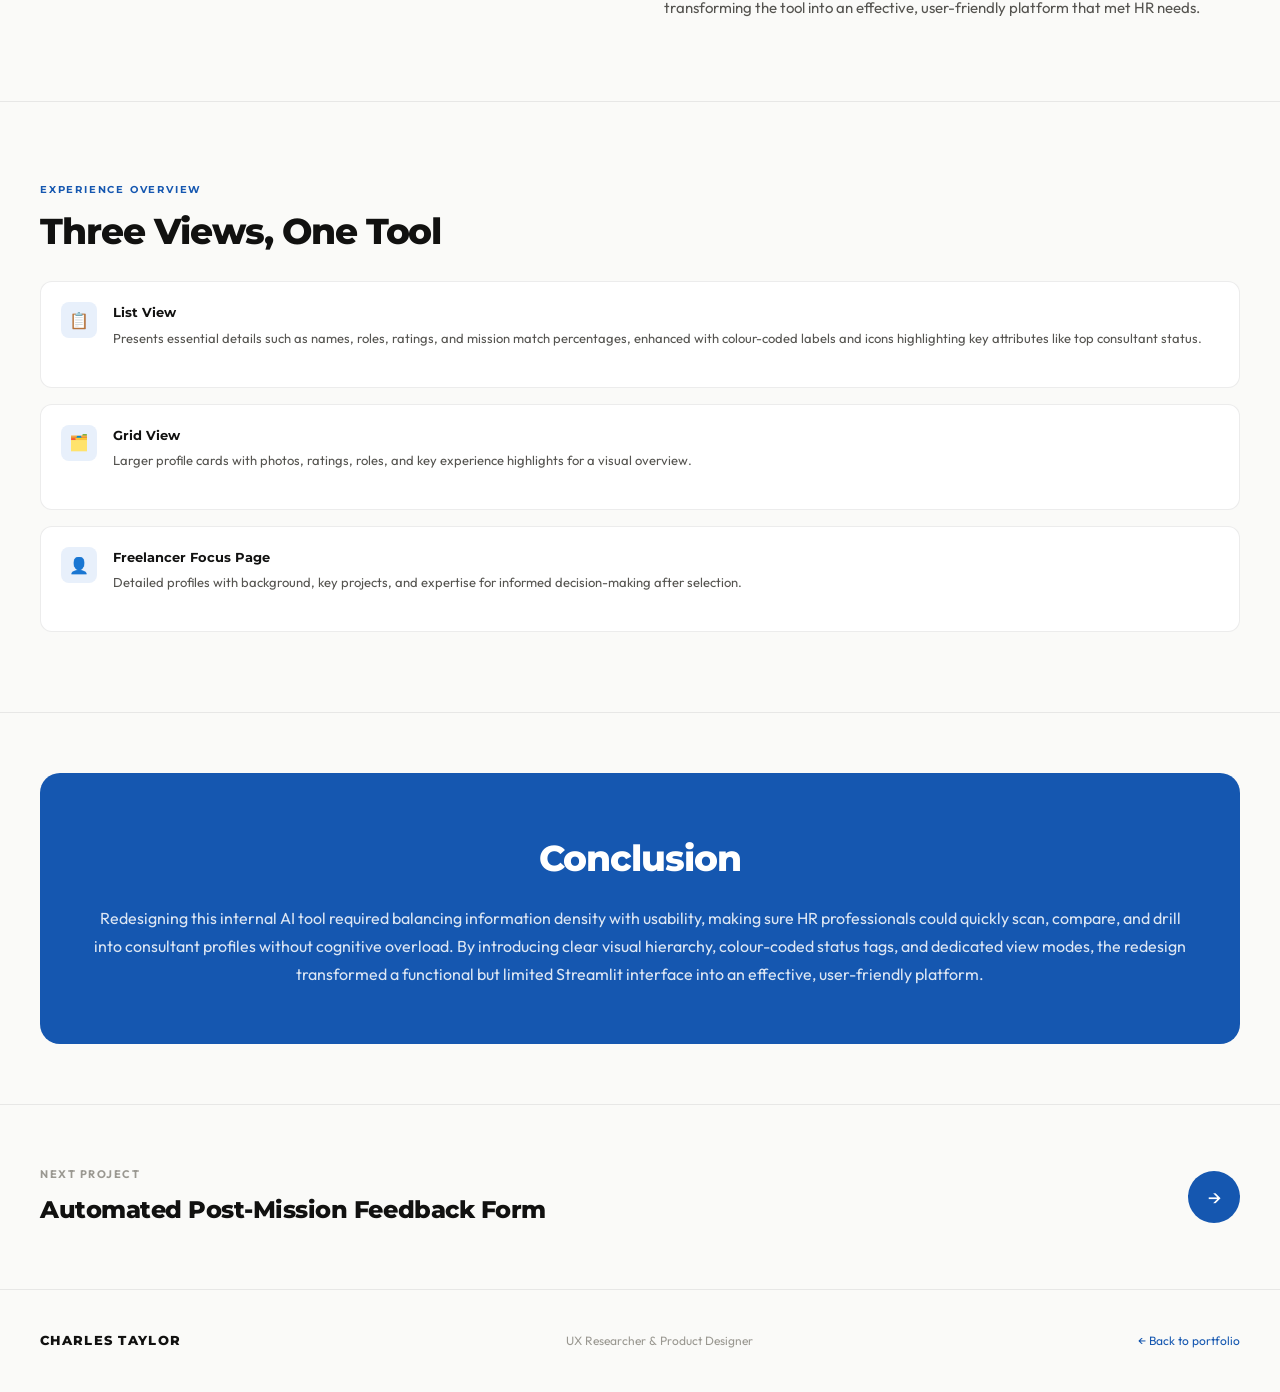
<file: portfolio/projects/internal-tool.html>
<!DOCTYPE html>
<html lang="en">
<head>
  <meta charset="UTF-8" />
  <meta name="viewport" content="width=device-width, initial-scale=1.0" />
  <title>Internal Freelancer Search Tool — Charles Taylor</title>
  <link rel="stylesheet" href="../css/style.css" />
  <style>body { opacity: 0; }</style>
</head>
<body>
  <div class="cursor-dot"></div>
  <div class="cursor-ring"></div>
  <nav class="nav">
    <a href="../index.html" class="nav-logo">CHARLES TAYLOR</a>
    <div class="nav-links">
      <a href="../index.html#product-design" class="nav-link active">Product Design</a>
      <a href="../index.html#xr" class="nav-link">3D / XR</a>
      <a href="../index.html#contact" class="nav-cta">Let's Connect ↗</a>
    </div>
    <button class="nav-menu-btn" aria-label="Open menu"><span></span><span></span></button>
  </nav>
  <div class="mobile-menu">
    <a href="../index.html#product-design">Product Design</a>
    <a href="../index.html#xr">3D / XR</a>
    <a href="../index.html#contact">Let's Connect</a>
  </div>

  <div class="project-hero">
    <div class="container">
      <a href="../index.html" class="breadcrumb">
        <svg width="16" height="16" viewBox="0 0 16 16" fill="none"><path d="M10 12L6 8l4-4" stroke="currentColor" stroke-width="1.5" stroke-linecap="round"/></svg>
        All Projects
      </a>
      <div class="project-hero-meta">
        <span class="meta-tag blue">UX Design</span>
        <span class="meta-tag">2024</span>
        <span class="meta-tag">WEEM</span>
        <span class="meta-tag">Internal Tool</span>
      </div>
      <h1 class="project-title">Internal Freelancer<br/><em>Search Tool</em><br/>Design</h1>
      <p class="project-intro">
        A redesign of WEEM's internal AI-powered HR tool, transforming a Python/Streamlit interface with visual and usability limitations into an intuitive, engaging platform tailored for HR professionals searching and selecting top freelancers.
      </p>
      <div class="project-hero-details reveal">
        <div class="detail-item"><span class="detail-label">Role</span><span class="detail-value">UX Designer</span></div>
        <div class="detail-item"><span class="detail-label">Tool</span><span class="detail-value">Figma</span></div>
        <div class="detail-item"><span class="detail-label">Company</span><span class="detail-value">WEEM</span></div>
      </div>
    </div>
  </div>

  <!-- Cover image -->
  <div style="max-height:560px;overflow:hidden;">
    <img src="../../Brand_assets/My current portfolio/AI Internal Tool Page/AI Internal tool Design 1st Pic.webp"
         alt="Internal Freelancer Search Tool" style="width:100%;height:560px;object-fit:cover;object-position:top center;display:block;" loading="lazy" />
  </div>


  <!-- My Role + Project Overview -->
  <div class="project-section">
    <div class="container">
      <div class="content-grid">
        <div>
          <div class="section-label">My Role</div>
          <h2 class="section-h2">UX Researcher &amp; Designer, WEEM</h2>
          <div class="section-body">
            <p>
              I started with stakeholder interviews to understand how HR professionals actually used the existing tool: what slowed them down, what they trusted, what they ignored. Those findings shaped the redesign: an AI-powered freelancer search tool that replaced a limited Python/Streamlit interface with an interface built around real HR workflows.
            </p>
          </div>
        </div>
        <div class="reveal reveal-delay-1">
          <div class="section-label">Project Overview</div>
          <div class="section-body">
            <p>
              The main search page allowed seamless filtering by skills, positions, sectors, expertise, availability, and budget through an easy-to-use sidebar. The results section displayed essential details like job titles, skills, and availability percentages, enabling quick comparisons.
            </p>
            <p>
              The detailed consultant focus page offered in-depth profiles with background, key projects, and expertise, helping HR teams assess suitability at a glance. The redesign emphasised user-centric navigation, clear typography, and intuitive layouts, transforming the tool into an effective, user-friendly platform that met HR needs.
            </p>
          </div>
        </div>
      </div>
    </div>
  </div>

  <!-- Experience overview -->
  <div class="project-section">
    <div class="container">
      <div class="section-label">Experience Overview</div>
      <h2 class="section-h2">Three Views, One Tool</h2>
      <div class="deliverables-list reveal" style="margin-top:28px;">
        <div class="deliverable-item">
          <div class="deliverable-icon">📋</div>
          <div class="deliverable-text">
            <strong>List View</strong>
            <span>Presents essential details such as names, roles, ratings, and mission match percentages, enhanced with colour-coded labels and icons highlighting key attributes like top consultant status.</span>
          </div>
          <div class="deliverable-preview">
            <img src="../../Brand_assets/My current portfolio/AI Internal Tool Page/AI Internal tool Design 1st Pic.webp" alt="List View" loading="lazy" />
          </div>
        </div>
        <div class="deliverable-item">
          <div class="deliverable-icon">🗂️</div>
          <div class="deliverable-text">
            <strong>Grid View</strong>
            <span>Larger profile cards with photos, ratings, roles, and key experience highlights for a visual overview.</span>
          </div>
          <div class="deliverable-preview">
            <img src="../../Brand_assets/My current portfolio/AI Internal Tool Page/AI Internal tool Design 2nd Pic.avif" alt="Grid View" loading="lazy" />
          </div>
        </div>
        <div class="deliverable-item">
          <div class="deliverable-icon">👤</div>
          <div class="deliverable-text">
            <strong>Freelancer Focus Page</strong>
            <span>Detailed profiles with background, key projects, and expertise for informed decision-making after selection.</span>
          </div>
          <div class="deliverable-preview">
            <img src="../../Brand_assets/My current portfolio/AI Internal Tool Page/AI Internal tool Design 3rd Pic.webp" alt="Freelancer Focus Page" loading="lazy" />
          </div>
        </div>
      </div>
    </div>
  </div>

  <div class="conclusion-section reveal">
    <h2>Conclusion</h2>
    <p>
      Redesigning this internal AI tool required balancing information density with usability, making sure HR professionals could quickly scan, compare, and drill into consultant profiles without cognitive overload. By introducing clear visual hierarchy, colour-coded status tags, and dedicated view modes, the redesign transformed a functional but limited Streamlit interface into an effective, user-friendly platform.
    </p>
  </div>

  <a href="automated-feedback.html" class="next-project">
    <div><div class="next-label">Next Project</div><div class="next-title">Automated Post-Mission Feedback Form</div></div>
    <div class="next-arrow">→</div>
  </a>

  <footer>
    <span class="footer-logo">CHARLES TAYLOR</span>
    <span>UX Researcher & Product Designer</span>
    <a href="../index.html" style="color:var(--blue);">← Back to portfolio</a>
  </footer>
  <script src="../js/main.js"></script>
</body>
</html>
</file>
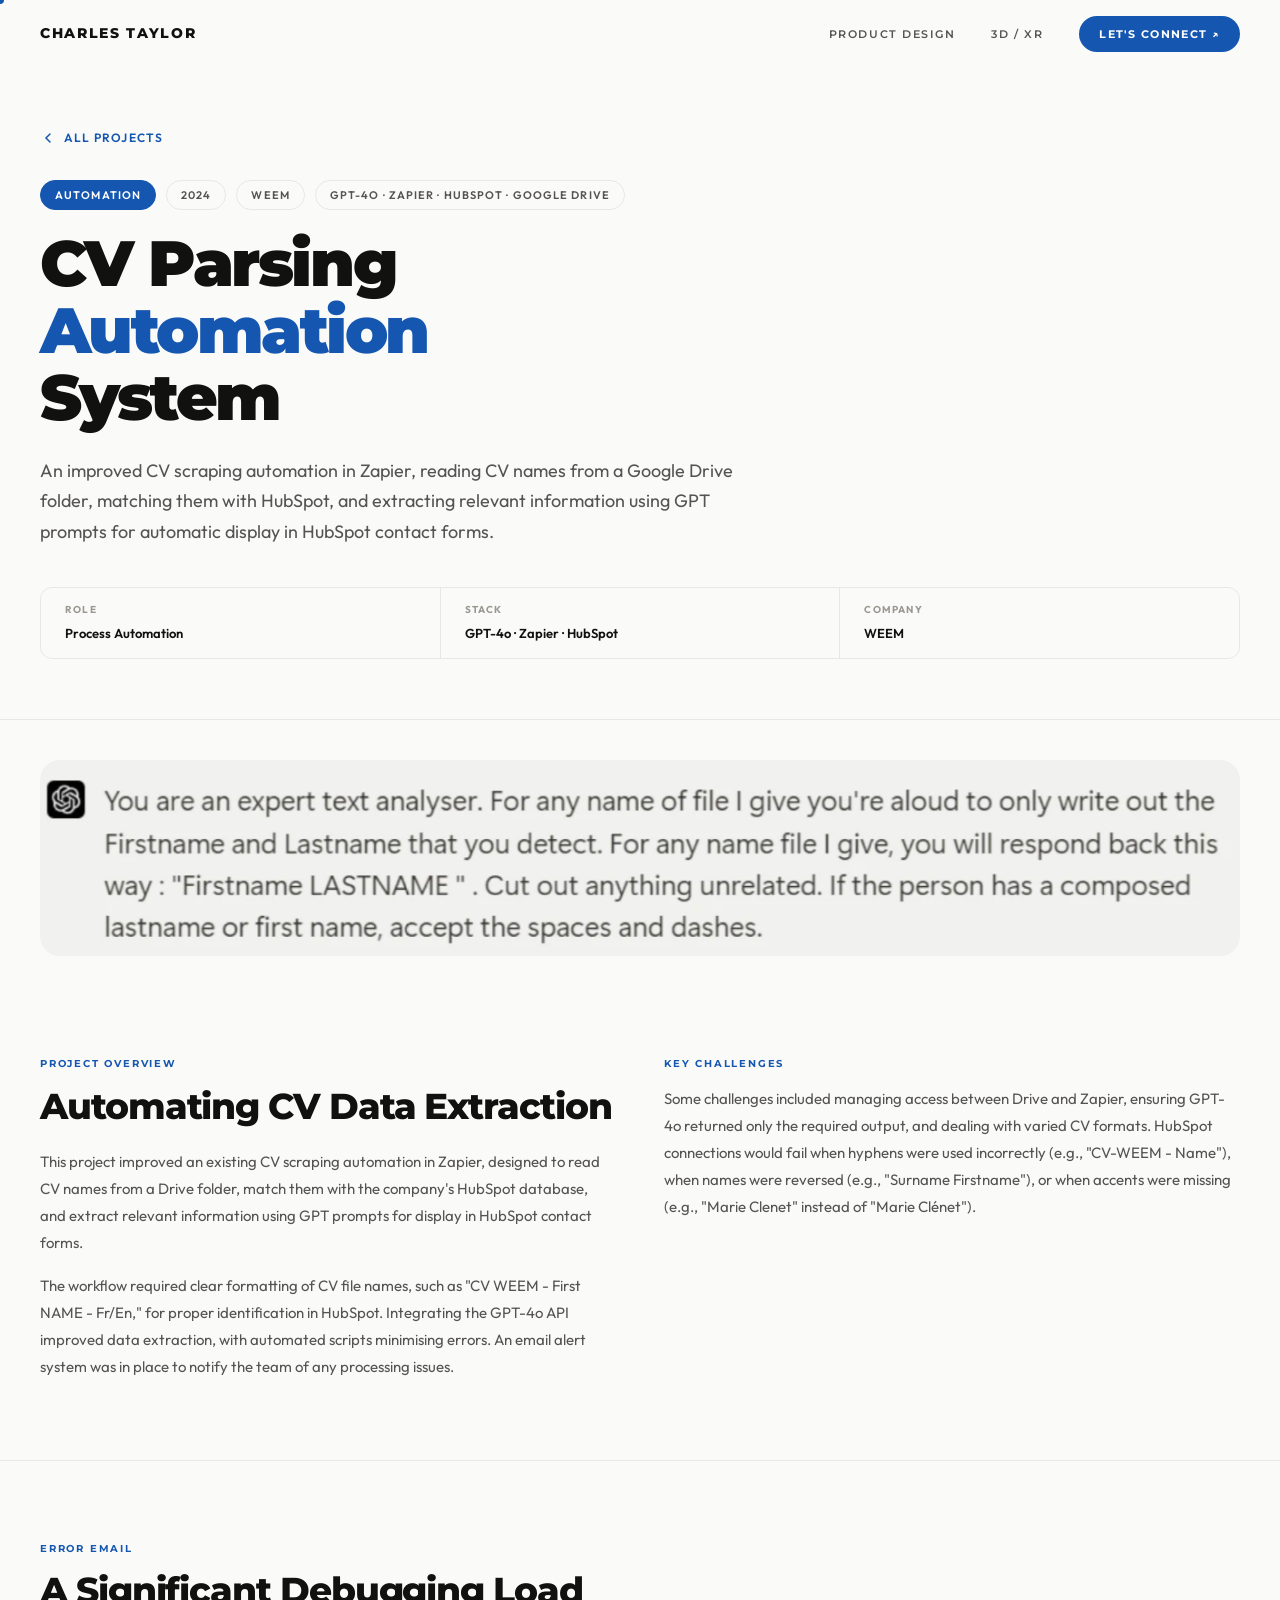
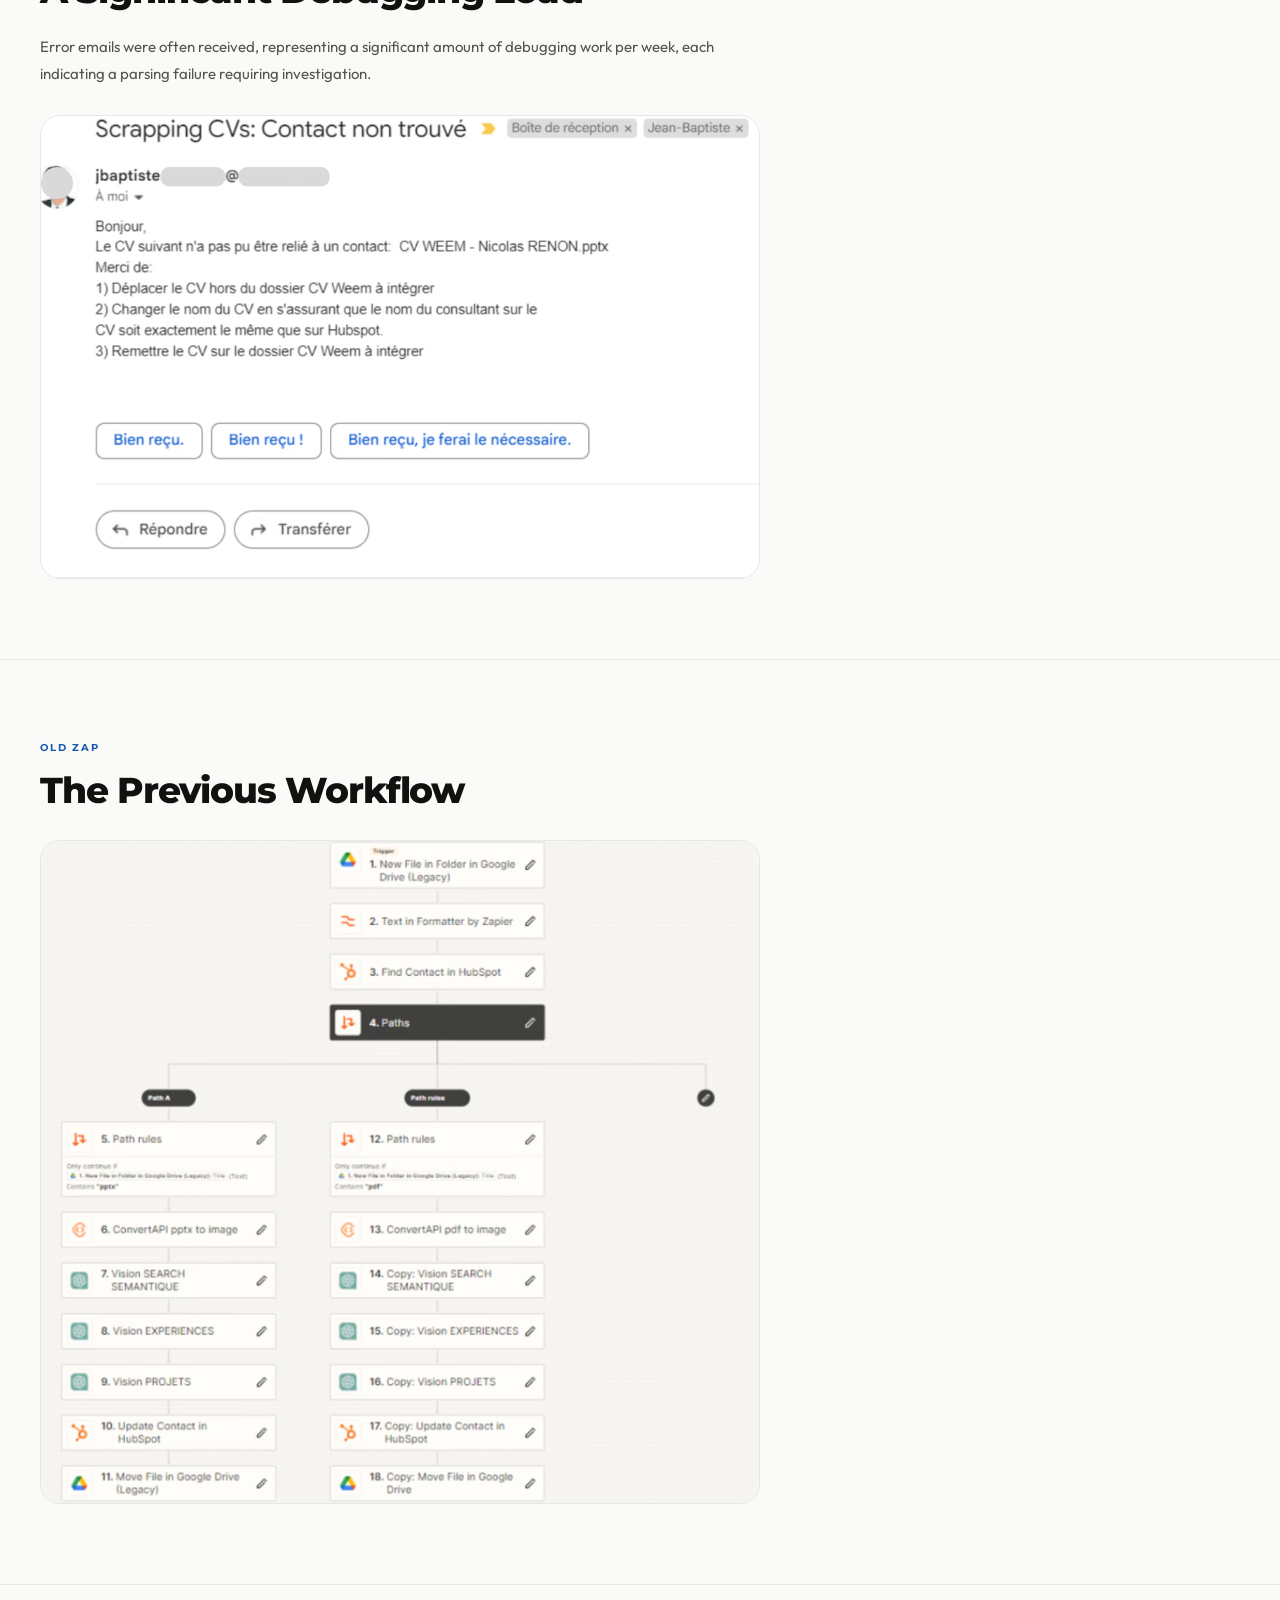
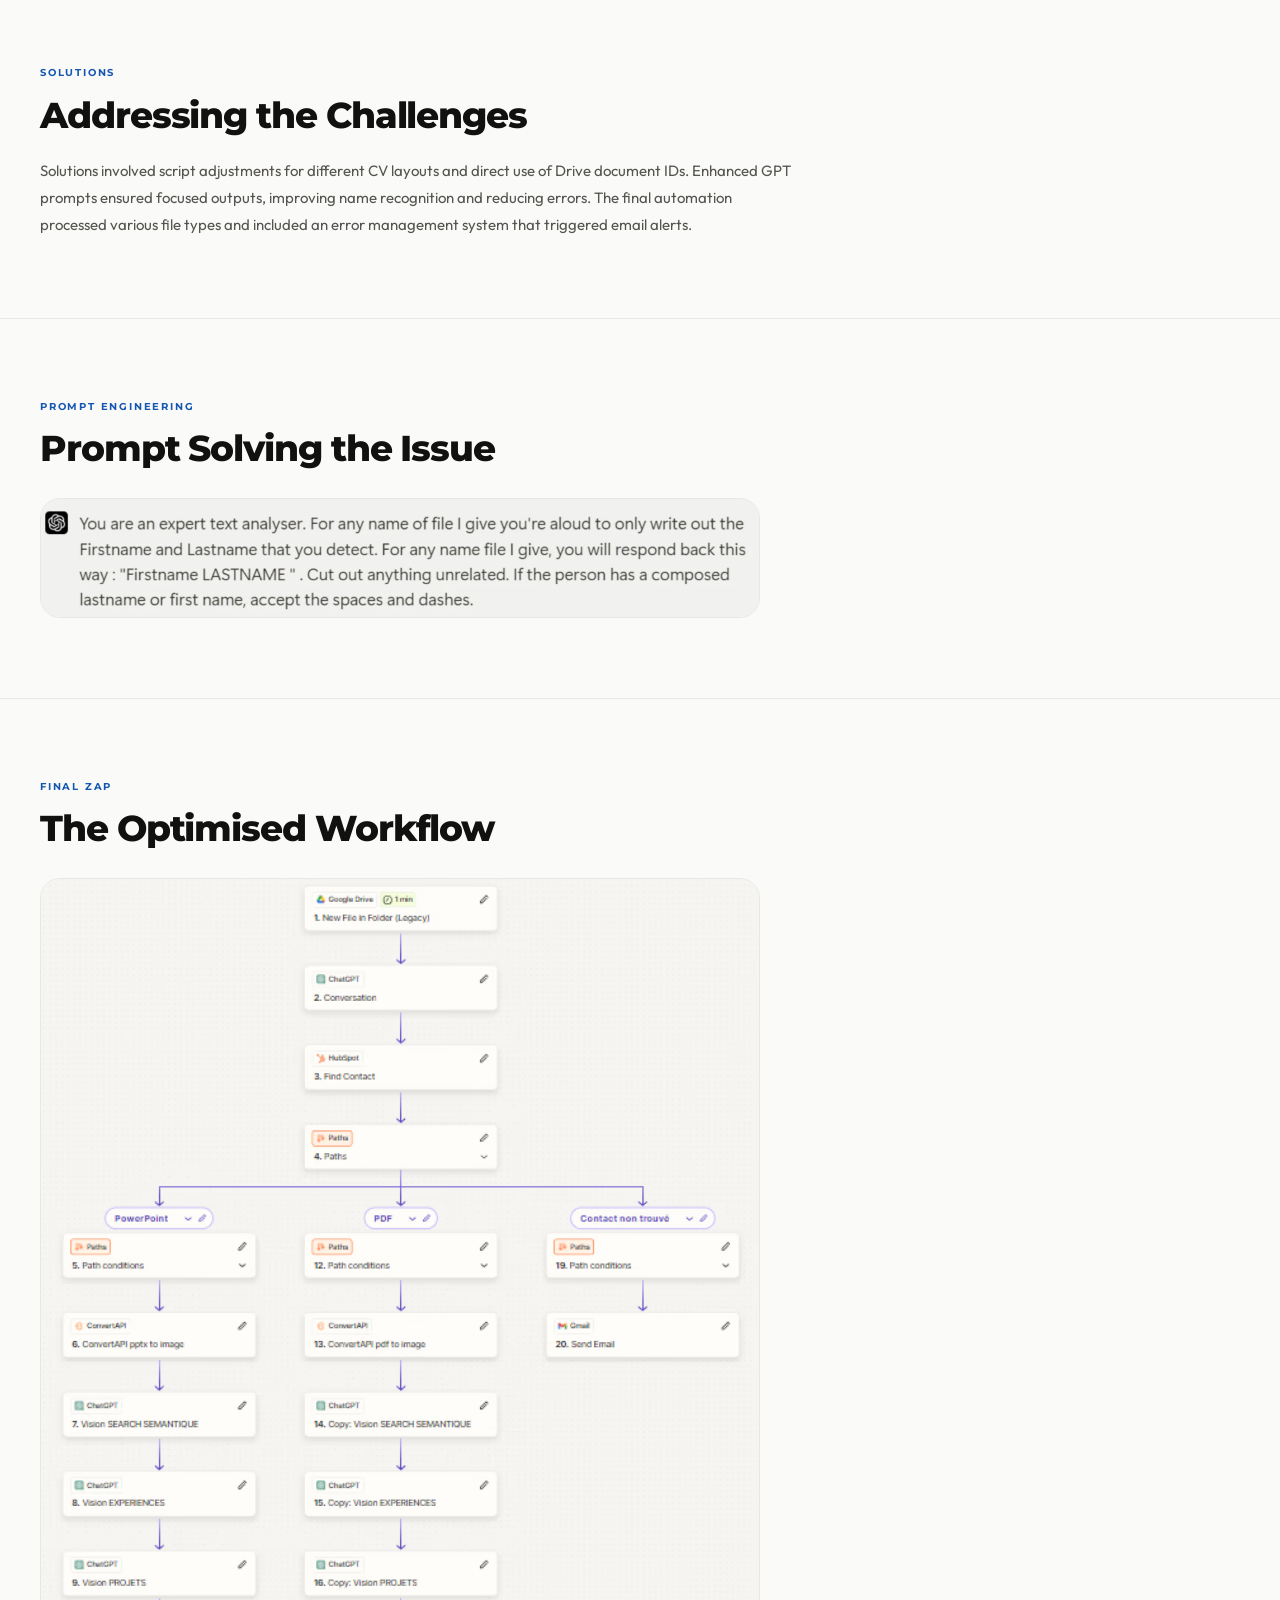
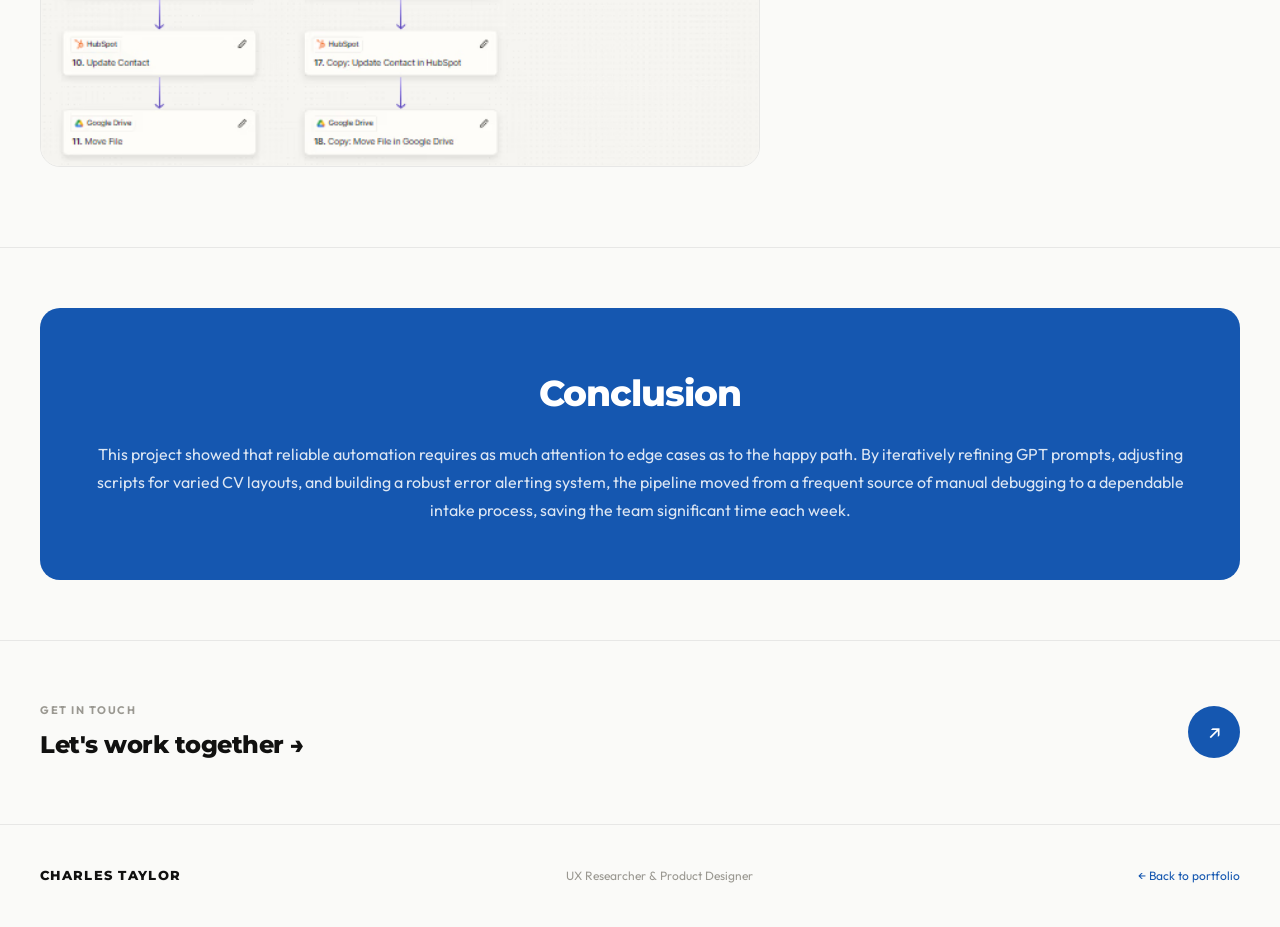
<file: portfolio/projects/parsing-automation.html>
<!DOCTYPE html>
<html lang="en">
<head>
  <meta charset="UTF-8" />
  <meta name="viewport" content="width=device-width, initial-scale=1.0" />
  <title>CV Parsing Automation System — Charles Taylor</title>
  <link rel="stylesheet" href="../css/style.css" />
  <style>body { opacity: 0; }</style>
</head>
<body>
  <div class="cursor-dot"></div>
  <div class="cursor-ring"></div>
  <nav class="nav">
    <a href="../index.html" class="nav-logo">CHARLES TAYLOR</a>
    <div class="nav-links">
      <a href="../index.html#product-design" class="nav-link">Product Design</a>
      <a href="../index.html#xr" class="nav-link">3D / XR</a>
      <a href="../index.html#contact" class="nav-cta">Let's Connect ↗</a>
    </div>
    <button class="nav-menu-btn" aria-label="Open menu"><span></span><span></span></button>
  </nav>
  <div class="mobile-menu">
    <a href="../index.html#product-design">Product Design</a>
    <a href="../index.html#xr">3D / XR</a>
    <a href="../index.html#contact">Let's Connect</a>
  </div>

  <div class="project-hero">
    <div class="container">
      <a href="../index.html" class="breadcrumb">
        <svg width="16" height="16" viewBox="0 0 16 16" fill="none"><path d="M10 12L6 8l4-4" stroke="currentColor" stroke-width="1.5" stroke-linecap="round"/></svg>
        All Projects
      </a>
      <div class="project-hero-meta">
        <span class="meta-tag blue">Automation</span>
        <span class="meta-tag">2024</span>
        <span class="meta-tag">WEEM</span>
        <span class="meta-tag">GPT-4o · Zapier · HubSpot · Google Drive</span>
      </div>
      <h1 class="project-title">CV Parsing<br/><em>Automation</em><br/>System</h1>
      <p class="project-intro">
        An improved CV scraping automation in Zapier, reading CV names from a Google Drive folder, matching them with HubSpot, and extracting relevant information using GPT prompts for automatic display in HubSpot contact forms.
      </p>
      <div class="project-hero-details reveal">
        <div class="detail-item"><span class="detail-label">Role</span><span class="detail-value">Process Automation</span></div>
        <div class="detail-item"><span class="detail-label">Stack</span><span class="detail-value">GPT-4o · Zapier · HubSpot</span></div>
        <div class="detail-item"><span class="detail-label">Company</span><span class="detail-value">WEEM</span></div>
      </div>
    </div>
  </div>

  <!-- Cover image -->
  <div style="max-width:1280px;margin:0 auto;padding:40px 40px 20px;">
    <img src="../../Brand_assets/My current portfolio/CV Parsing Automation Page/CV Parsing Automation System 3rd Pic.webp"
         alt="CV Parsing Automation System" style="width:100%;height:auto;display:block;border-radius:var(--radius-lg);" loading="lazy" />
  </div>


  <!-- Overview -->
  <div class="project-section">
    <div class="container">
      <div class="content-grid">
        <div>
          <div class="section-label">Project Overview</div>
          <h2 class="section-h2">Automating CV Data Extraction</h2>
          <div class="section-body">
            <p>
              This project improved an existing CV scraping automation in Zapier, designed to read CV names from a Drive folder, match them with the company's HubSpot database, and extract relevant information using GPT prompts for display in HubSpot contact forms.
            </p>
            <p>
              The workflow required clear formatting of CV file names, such as "CV WEEM - First NAME - Fr/En," for proper identification in HubSpot. Integrating the GPT-4o API improved data extraction, with automated scripts minimising errors. An email alert system was in place to notify the team of any processing issues.
            </p>
          </div>
        </div>
        <div class="reveal reveal-delay-1">
          <div class="section-label">Key Challenges</div>
          <div class="section-body">
            <p>
              Some challenges included managing access between Drive and Zapier, ensuring GPT-4o returned only the required output, and dealing with varied CV formats. HubSpot connections would fail when hyphens were used incorrectly (e.g., "CV-WEEM - Name"), when names were reversed (e.g., "Surname Firstname"), or when accents were missing (e.g., "Marie Clenet" instead of "Marie Clénet").
            </p>
          </div>
        </div>
      </div>
    </div>
  </div>

  <!-- Error email -->
  <div class="project-section">
    <div class="container">
      <div class="section-label">Error Email</div>
      <h2 class="section-h2">A Significant Debugging Load</h2>
      <p class="section-body" style="max-width:720px;margin-bottom:28px;">
        Error emails were often received, representing a significant amount of debugging work per week, each indicating a parsing failure requiring investigation.
      </p>
      <div class="reveal">
        <img src="../../Brand_assets/My current portfolio/CV Parsing Automation Page/CV Parsing Automation System  1st pic.avif"
             alt="Error email" loading="lazy"
             style="max-width:720px;width:100%;height:auto;display:block;border-radius:var(--radius-lg);border:1px solid var(--line);" />
      </div>
    </div>
  </div>

  <!-- Old Zap -->
  <div class="project-section">
    <div class="container">
      <div class="section-label">Old Zap</div>
      <h2 class="section-h2">The Previous Workflow</h2>
      <div class="reveal" style="margin-top:28px;">
        <img src="../../Brand_assets/My current portfolio/CV Parsing Automation Page/CV Parsing Automation System 2nd Pic.avif"
             alt="Old Zapier workflow" loading="lazy"
             style="max-width:720px;width:100%;height:auto;display:block;border-radius:var(--radius-lg);border:1px solid var(--line);" />
      </div>
    </div>
  </div>

  <!-- Solutions -->
  <div class="project-section">
    <div class="container">
      <div class="section-label">Solutions</div>
      <h2 class="section-h2">Addressing the Challenges</h2>
      <div class="section-body" style="max-width:760px;">
        <p>
          Solutions involved script adjustments for different CV layouts and direct use of Drive document IDs. Enhanced GPT prompts ensured focused outputs, improving name recognition and reducing errors. The final automation processed various file types and included an error management system that triggered email alerts.
        </p>
      </div>
    </div>
  </div>

  <!-- Prompt solving the issue -->
  <div class="project-section">
    <div class="container">
      <div class="section-label">Prompt Engineering</div>
      <h2 class="section-h2">Prompt Solving the Issue</h2>
      <div class="reveal" style="margin-top:28px;">
        <img src="../../Brand_assets/My current portfolio/CV Parsing Automation Page/CV Parsing Automation System 3rd Pic.webp"
             alt="GPT prompt solution" loading="lazy"
             style="max-width:720px;width:100%;height:auto;display:block;border-radius:var(--radius-lg);border:1px solid var(--line);" />
      </div>
    </div>
  </div>

  <!-- Final Zap -->
  <div class="project-section">
    <div class="container">
      <div class="section-label">Final Zap</div>
      <h2 class="section-h2">The Optimised Workflow</h2>
      <div class="reveal" style="margin-top:28px;">
        <img src="../../Brand_assets/My current portfolio/CV Parsing Automation Page/CV Parsing Automation System  4th Final zap pic.avif"
             alt="Final Zapier workflow" loading="lazy"
             style="max-width:720px;width:100%;height:auto;display:block;border-radius:var(--radius-lg);border:1px solid var(--line);" />
      </div>
    </div>
  </div>

  <div class="conclusion-section reveal">
    <h2>Conclusion</h2>
    <p>
      This project showed that reliable automation requires as much attention to edge cases as to the happy path. By iteratively refining GPT prompts, adjusting scripts for varied CV layouts, and building a robust error alerting system, the pipeline moved from a frequent source of manual debugging to a dependable intake process, saving the team significant time each week.
    </p>
  </div>

  <a href="../index.html#contact" class="next-project">
    <div><div class="next-label">Get in Touch</div><div class="next-title">Let's work together →</div></div>
    <div class="next-arrow">↗</div>
  </a>

  <footer>
    <span class="footer-logo">CHARLES TAYLOR</span>
    <span>UX Researcher & Product Designer</span>
    <a href="../index.html" style="color:var(--blue);">← Back to portfolio</a>
  </footer>
  <script src="../js/main.js"></script>
</body>
</html>
</file>
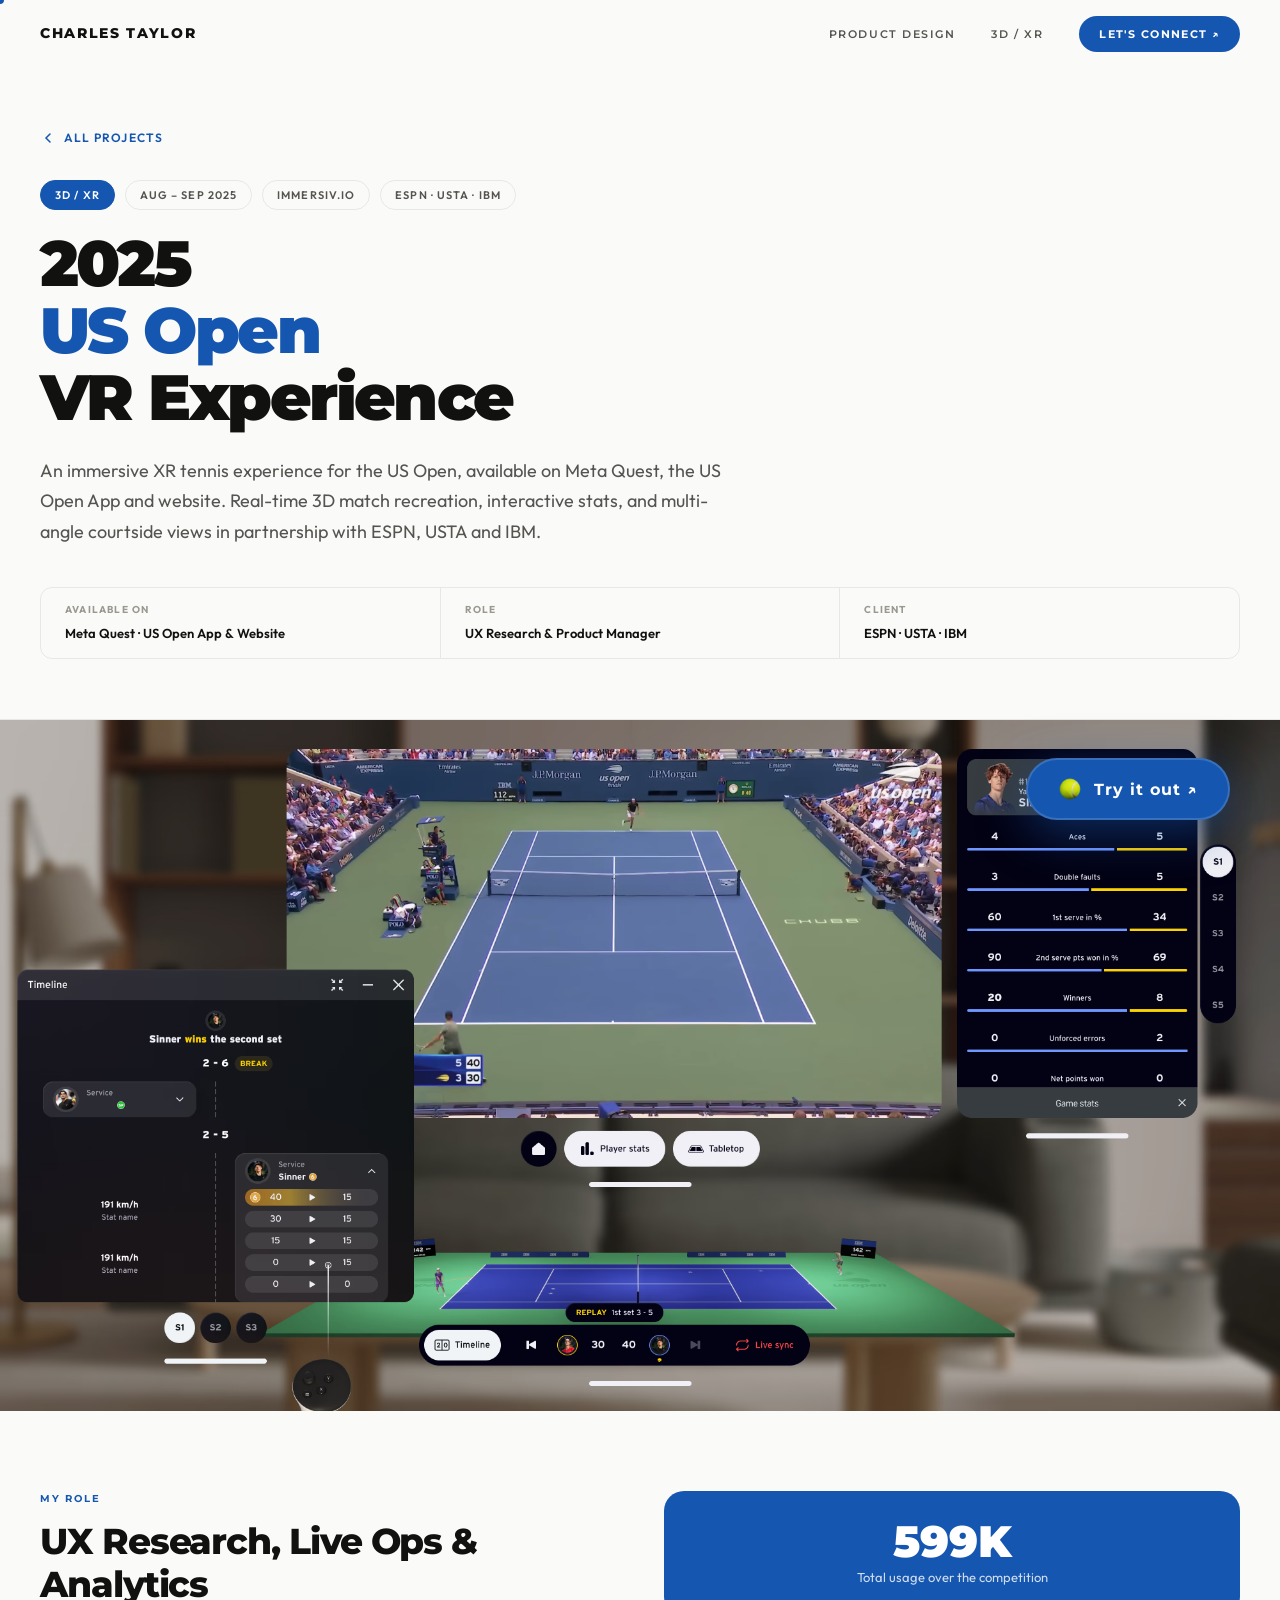
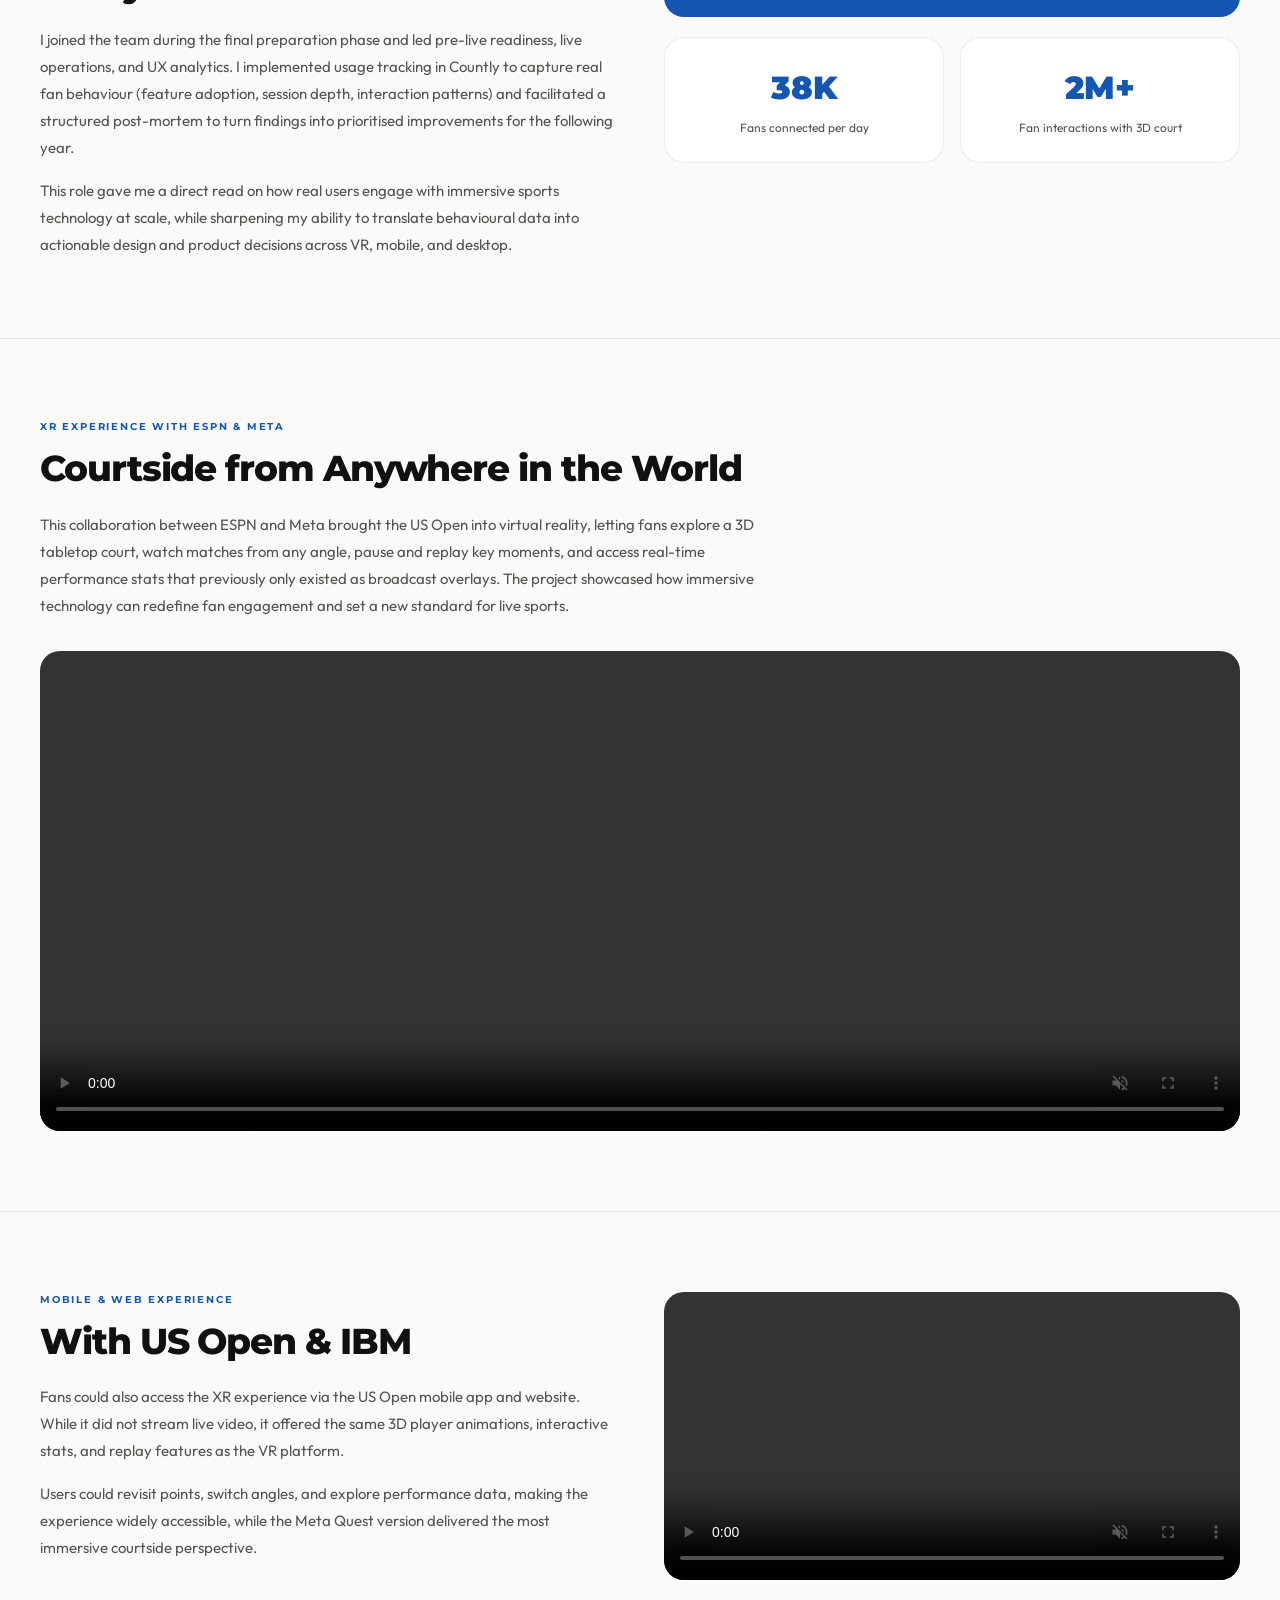
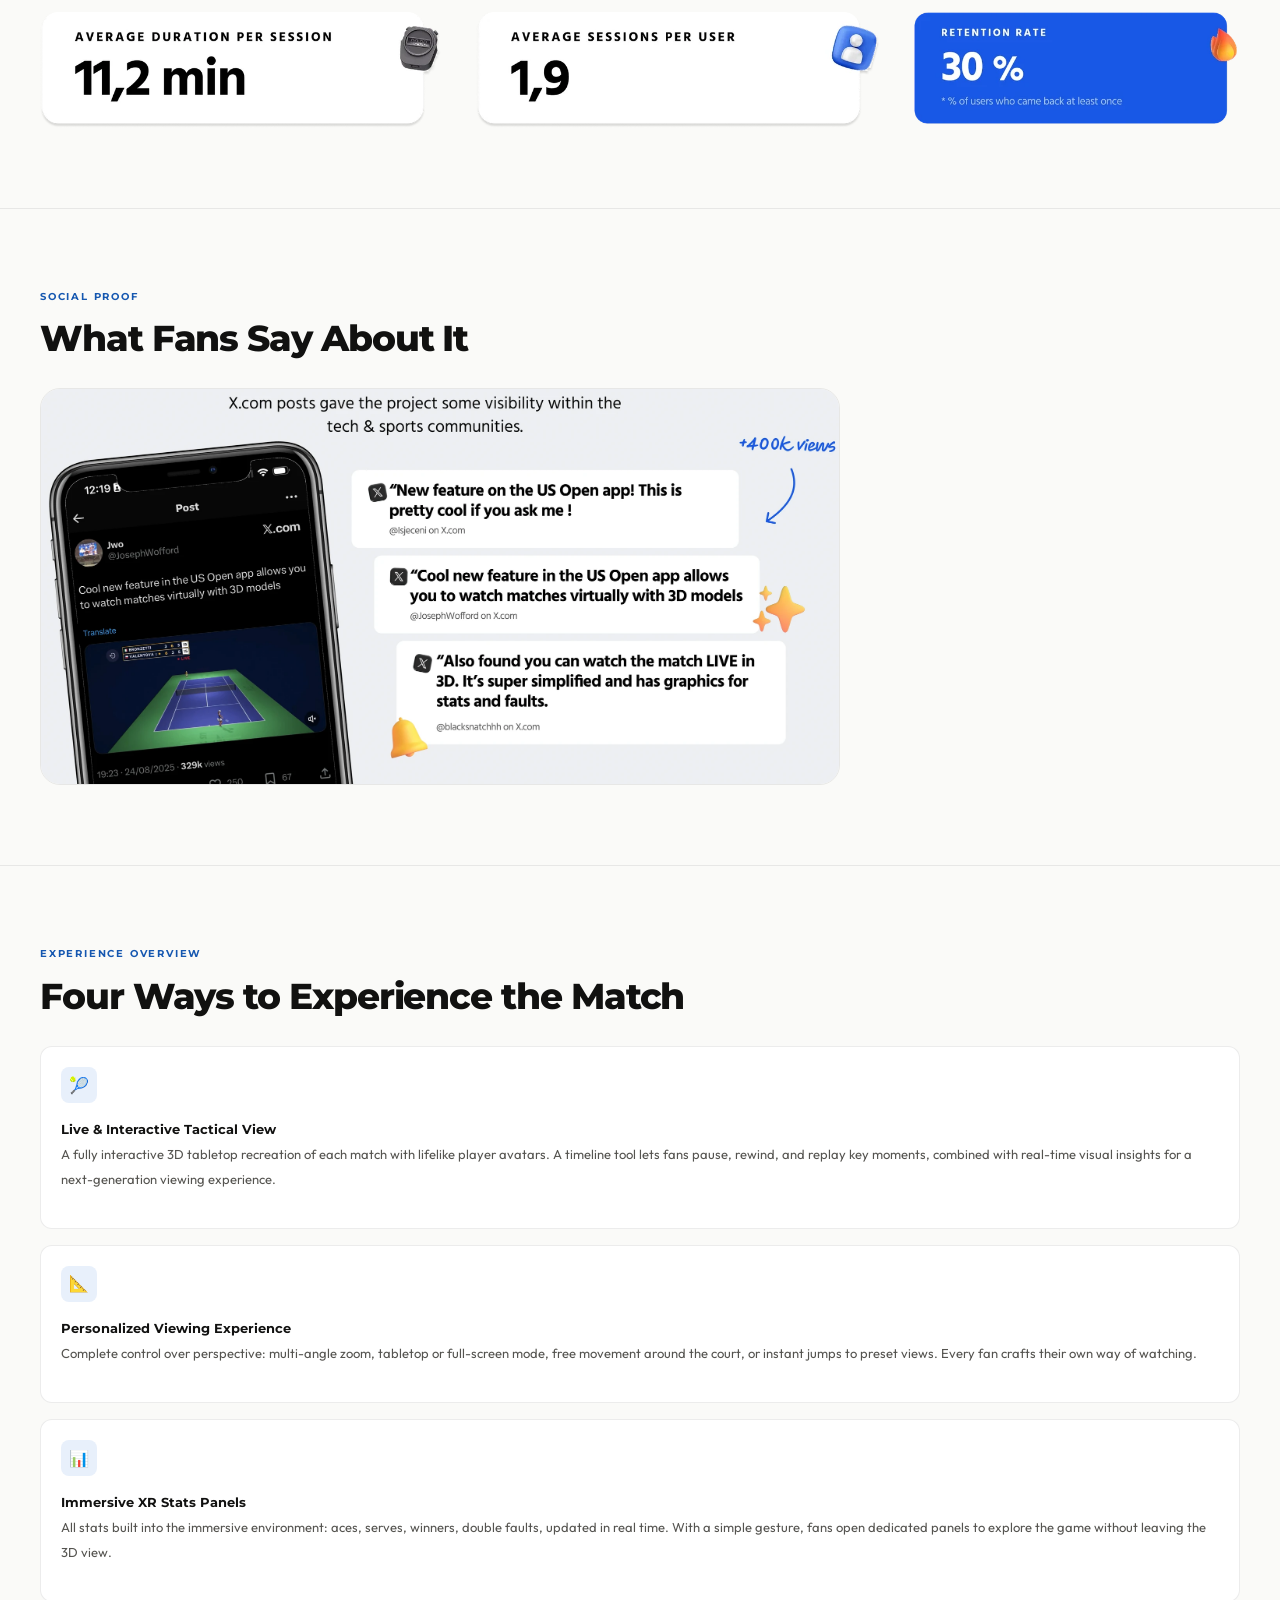
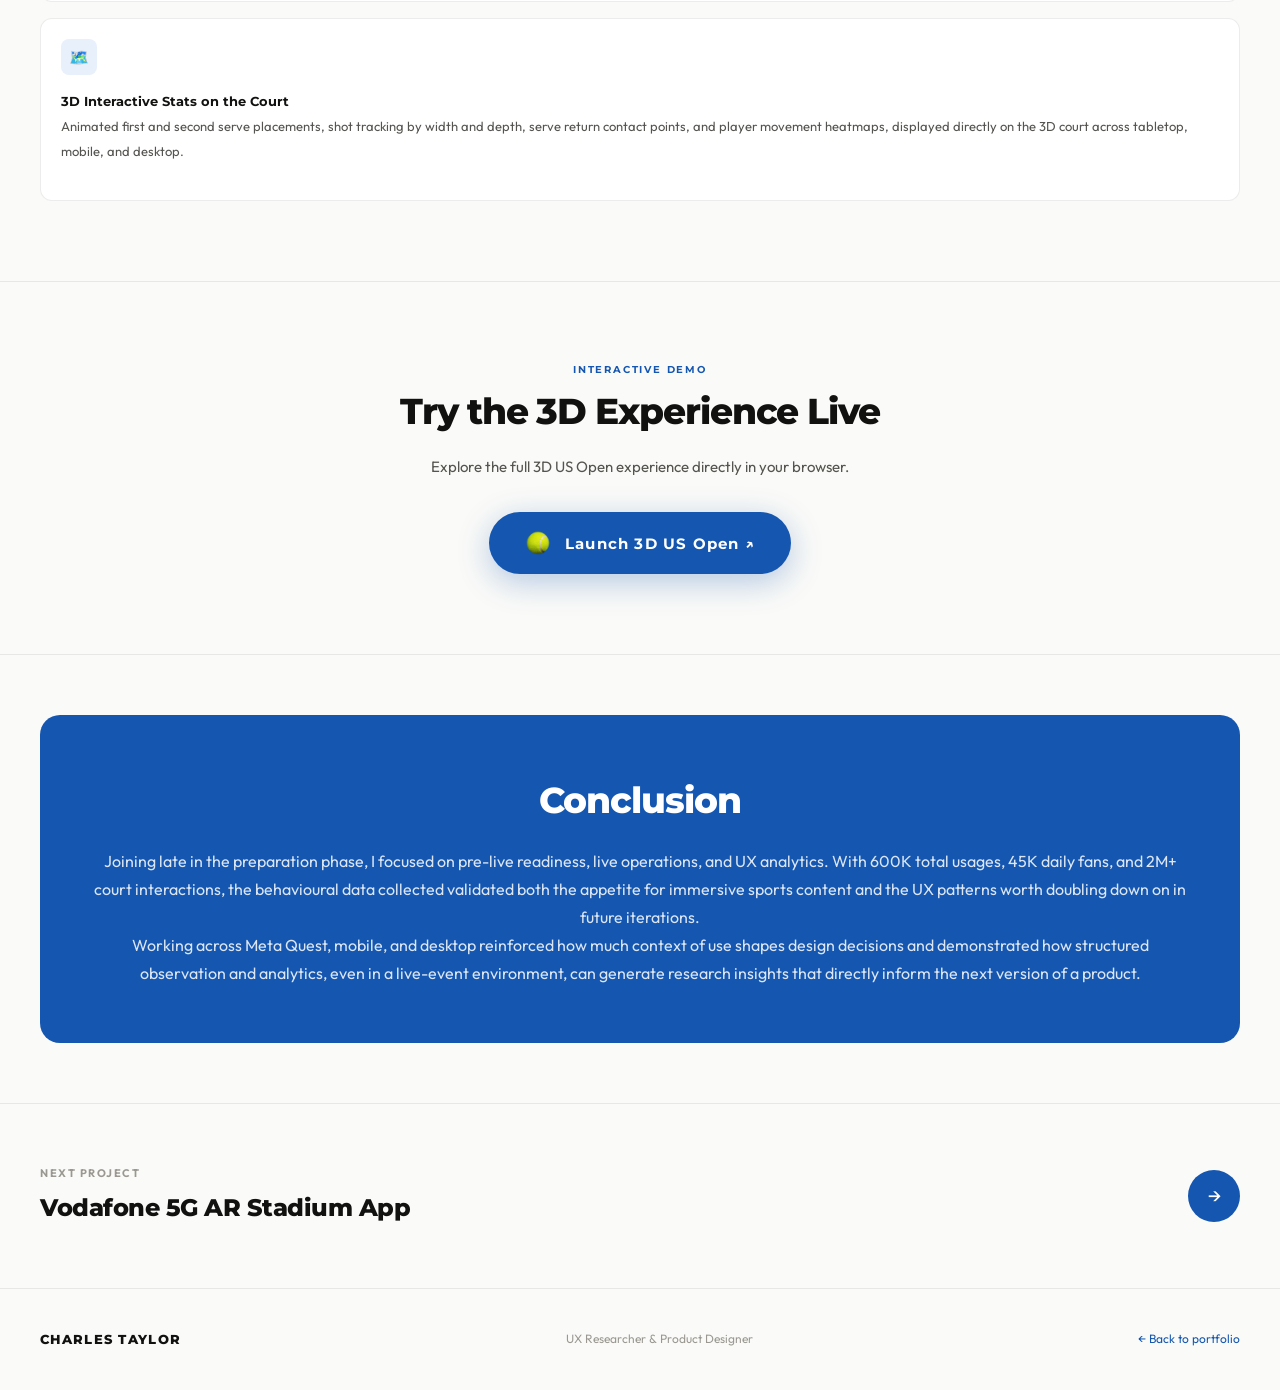
<file: portfolio/projects/usopen.html>
<!DOCTYPE html>
<html lang="en">
<head>
  <meta charset="UTF-8" />
  <meta name="viewport" content="width=device-width, initial-scale=1.0" />
  <title>US Open VR — Charles Taylor</title>
  <link rel="stylesheet" href="../css/style.css" />
  <style>
    body { opacity: 0; }
    @keyframes pulse { 0%,100% { opacity:1; transform:scale(1); } 50% { opacity:0.6; transform:scale(1.3); } }
  </style>
</head>
<body>
  <div class="cursor-dot"></div>
  <div class="cursor-ring"></div>

  <!-- Try It Out Widget -->
  <div class="try-widget" id="tryWidget">
    <button class="try-widget-btn" onclick="window.open('https://3d.usopen.org/?matchId=1701','_blank')">
      <img src="../../Brand_assets/My current portfolio/US Open Page/Try it out widget picture Us Open.avif"
           alt="tennis ball" style="width:24px;height:24px;border-radius:50%;object-fit:cover;flex-shrink:0;" />
      Try it out ↗
    </button>
  </div>

  <nav class="nav">
    <a href="../index.html" class="nav-logo">CHARLES TAYLOR</a>
    <div class="nav-links">
      <a href="../index.html#product-design" class="nav-link">Product Design</a>
      <a href="../index.html#xr" class="nav-link">3D / XR</a>
      <a href="../index.html#contact" class="nav-cta">Let's Connect ↗</a>
    </div>
    <button class="nav-menu-btn" aria-label="Open menu"><span></span><span></span></button>
  </nav>
  <div class="mobile-menu">
    <a href="../index.html#product-design">Product Design</a>
    <a href="../index.html#xr">3D / XR</a>
    <a href="../index.html#contact">Let's Connect</a>
  </div>

  <div class="project-hero">
    <div class="container">
      <a href="../index.html" class="breadcrumb">
        <svg width="16" height="16" viewBox="0 0 16 16" fill="none"><path d="M10 12L6 8l4-4" stroke="currentColor" stroke-width="1.5" stroke-linecap="round"/></svg>
        All Projects
      </a>
      <div class="project-hero-meta">
        <span class="meta-tag blue">3D / XR</span>
        <span class="meta-tag">Aug – Sep 2025</span>
        <span class="meta-tag">Immersiv.io</span>
        <span class="meta-tag">ESPN · USTA · IBM</span>
      </div>
      <h1 class="project-title">2025<br/><em>US Open</em><br/>VR Experience</h1>
      <p class="project-intro">
        An immersive XR tennis experience for the US Open, available on Meta Quest, the US Open App and website. Real-time 3D match recreation, interactive stats, and multi-angle courtside views in partnership with ESPN, USTA and IBM.
      </p>
      <div class="project-hero-details reveal">
        <div class="detail-item"><span class="detail-label">Available on</span><span class="detail-value">Meta Quest · US Open App &amp; Website</span></div>
        <div class="detail-item"><span class="detail-label">Role</span><span class="detail-value">UX Research &amp; Product Manager</span></div>
        <div class="detail-item"><span class="detail-label">Client</span><span class="detail-value">ESPN · USTA · IBM</span></div>
      </div>
    </div>
  </div>

  <!-- Cover image -->
  <div style="max-height:750px;overflow:hidden;">
    <img src="../../Brand_assets/My current portfolio/US Open Page/US Open 1st Picture.avif"
         alt="US Open VR Experience" style="width:100%;height:auto;display:block;" loading="lazy" />
  </div>


  <!-- My Role -->
  <div class="project-section">
    <div class="container">
      <div class="content-grid">
        <div>
          <div class="section-label">My Role</div>
          <h2 class="section-h2">UX Research, Live Ops &amp; Analytics</h2>
          <div class="section-body">
            <p>
              I joined the team during the final preparation phase and led pre-live readiness, live operations, and UX analytics. I implemented usage tracking in Countly to capture real fan behaviour (feature adoption, session depth, interaction patterns) and facilitated a structured post-mortem to turn findings into prioritised improvements for the following year.
            </p>
            <p>
              This role gave me a direct read on how real users engage with immersive sports technology at scale, while sharpening my ability to translate behavioural data into actionable design and product decisions across VR, mobile, and desktop.
            </p>
          </div>
        </div>
        <div class="reveal reveal-delay-1" style="display:flex;flex-direction:column;gap:20px;">
          <div style="padding:28px;background:var(--blue);border-radius:var(--radius-lg);color:var(--white);text-align:center;">
            <div style="font-family:var(--ff-display);font-size:44px;font-weight:900;margin-bottom:4px;line-height:1;" data-count="600" data-suffix="K">600K</div>
            <div style="font-size:13px;opacity:0.8;">Total usage over the competition</div>
          </div>
          <div style="display:grid;grid-template-columns:1fr 1fr;gap:16px;">
            <div style="padding:24px;background:var(--white);border-radius:var(--radius-lg);border:1px solid var(--line);text-align:center;">
              <div style="font-family:var(--ff-display);font-size:32px;font-weight:900;color:var(--blue);margin-bottom:4px;" data-count="45" data-suffix="K">45K</div>
              <div style="font-size:12px;color:var(--ink-mid);">Fans connected per day</div>
            </div>
            <div style="padding:24px;background:var(--white);border-radius:var(--radius-lg);border:1px solid var(--line);text-align:center;">
              <div style="font-family:var(--ff-display);font-size:32px;font-weight:900;color:var(--blue);margin-bottom:4px;" data-count="2" data-suffix="M+">2M+</div>
              <div style="font-size:12px;color:var(--ink-mid);">Fan interactions with 3D court</div>
            </div>
          </div>
        </div>
      </div>
    </div>
  </div>

  <!-- ESPN & Meta VR -->
  <div class="project-section">
    <div class="container">
      <div class="section-label">XR Experience with ESPN &amp; Meta</div>
      <h2 class="section-h2">Courtside from Anywhere in the World</h2>
      <div class="section-body" style="max-width:720px;margin-bottom:32px;">
        <p>
          This collaboration between ESPN and Meta brought the US Open into virtual reality, letting fans explore a 3D tabletop court, watch matches from any angle, pause and replay key moments, and access real-time performance stats that previously only existed as broadcast overlays. The project showcased how immersive technology can redefine fan engagement and set a new standard for live sports.
        </p>
      </div>
      <div class="media-block reveal">
        <video data-autoplay muted loop playsinline controls>
          <source src="../../Brand_assets/My current portfolio/US Open Page/US open 1st vid.mp4" type="video/mp4" />
        </video>
      </div>
    </div>
  </div>

  <!-- Mobile & Web -->
  <div class="project-section">
    <div class="container">
      <div class="content-grid">
        <div>
          <div class="section-label">Mobile &amp; Web Experience</div>
          <h2 class="section-h2">With US Open &amp; IBM</h2>
          <div class="section-body">
            <p>
              Fans could also access the XR experience via the US Open mobile app and website. While it did not stream live video, it offered the same 3D player animations, interactive stats, and replay features as the VR platform.
            </p>
            <p>
              Users could revisit points, switch angles, and explore performance data, making the experience widely accessible, while the Meta Quest version delivered the most immersive courtside perspective.
            </p>
          </div>
        </div>
        <div class="reveal reveal-delay-1">
          <div class="media-block">
            <video data-autoplay muted loop playsinline controls>
              <source src="../../Brand_assets/My current portfolio/US Open Page/US Open 2nd video.mp4" type="video/mp4" />
            </video>
          </div>
        </div>
      </div>
      <div class="reveal" style="margin-top:32px;">
        <img src="../../Brand_assets/My current portfolio/US Open Page/US Open Info graphics 1st.webp"
             alt="US Open Infographics" loading="lazy"
             style="width:100%;height:auto;display:block;border-radius:var(--radius);" />
      </div>
    </div>
  </div>

  <!-- What fans say -->
  <div class="project-section">
    <div class="container">
      <div class="section-label">Social Proof</div>
      <h2 class="section-h2">What Fans Say About It</h2>
      <div class="reveal" style="margin-top:28px;max-width:800px;">
        <img src="../../Brand_assets/My current portfolio/US Open Page/X Post Us Open.webp"
             alt="Fan reaction on X" loading="lazy"
             style="border-radius:var(--radius-lg);border:1px solid var(--line);width:100%;height:auto;display:block;" />
      </div>
    </div>
  </div>

  <!-- Experience overview -->
  <div class="project-section">
    <div class="container">
      <div class="section-label">Experience Overview</div>
      <h2 class="section-h2">Four Ways to Experience the Match</h2>
      <div class="deliverables-list reveal" style="margin-top:28px;">
        <div class="deliverable-item">
          <div class="deliverable-icon">🎾</div>
          <div class="deliverable-text">
            <strong>Live &amp; Interactive Tactical View</strong>
            <span>A fully interactive 3D tabletop recreation of each match with lifelike player avatars. A timeline tool lets fans pause, rewind, and replay key moments, combined with real-time visual insights for a next-generation viewing experience.</span>
          </div>
          <div class="deliverable-preview">
            <img src="../../Brand_assets/My current portfolio/US Open Page/US Open 1st Picture.avif" alt="Live Tactical View" loading="lazy" />
          </div>
        </div>
        <div class="deliverable-item">
          <div class="deliverable-icon">📐</div>
          <div class="deliverable-text">
            <strong>Personalized Viewing Experience</strong>
            <span>Complete control over perspective: multi-angle zoom, tabletop or full-screen mode, free movement around the court, or instant jumps to preset views. Every fan crafts their own way of watching.</span>
          </div>
          <div class="deliverable-preview">
            <img src="../../Brand_assets/My current portfolio/US Open Page/US Open 2nd Square picture Experience Overview.avif" alt="Personalized Viewing" loading="lazy" />
          </div>
        </div>
        <div class="deliverable-item">
          <div class="deliverable-icon">📊</div>
          <div class="deliverable-text">
            <strong>Immersive XR Stats Panels</strong>
            <span>All stats built into the immersive environment: aces, serves, winners, double faults, updated in real time. With a simple gesture, fans open dedicated panels to explore the game without leaving the 3D view.</span>
          </div>
          <div class="deliverable-preview">
            <img src="../../Brand_assets/My current portfolio/US Open Page/US Open 3rd Square picture Experience Overview.avif" alt="XR Stats Panels" loading="lazy" />
          </div>
        </div>
        <div class="deliverable-item">
          <div class="deliverable-icon">🗺️</div>
          <div class="deliverable-text">
            <strong>3D Interactive Stats on the Court</strong>
            <span>Animated first and second serve placements, shot tracking by width and depth, serve return contact points, and player movement heatmaps, displayed directly on the 3D court across tabletop, mobile, and desktop.</span>
          </div>
          <div class="deliverable-preview">
            <video autoplay muted loop playsinline style="width:min(420px,100%);height:auto;display:block;margin:0 auto;border-radius:var(--radius);transform:scale(1.05);transition:transform 0.55s ease;">
              <source src="../../Brand_assets/My current portfolio/US Open Page/US Open 2nd video.mp4" type="video/mp4" />
            </video>
          </div>
        </div>
      </div>
    </div>
  </div>

  <!-- Try It Out -->
  <div class="project-section" style="text-align:center;">
    <div class="container">
      <div class="section-label">Interactive Demo</div>
      <h2 class="section-h2">Try the 3D Experience Live</h2>
      <p class="section-body" style="max-width:480px;margin:0 auto 32px;">
        Explore the full 3D US Open experience directly in your browser.
      </p>
      <button
        onclick="window.open('https://3d.usopen.org/?matchId=1701','_blank')"
        style="display:inline-flex;align-items:center;gap:14px;padding:18px 36px;background:var(--blue);color:var(--white);border-radius:100px;font-family:var(--ff-display);font-size:15px;font-weight:700;letter-spacing:0.08em;border:none;cursor:none;transition:all 0.25s;box-shadow:0 8px 32px rgba(21,87,176,0.3);"
        class="reveal">
        <img src="../../Brand_assets/My current portfolio/US Open Page/Try it out widget picture Us Open.avif"
             alt="tennis ball" style="width:26px;height:26px;border-radius:50%;object-fit:cover;display:inline-block;" />
        Launch 3D US Open ↗
      </button>
    </div>
  </div>

  <div class="conclusion-section reveal">
    <h2>Conclusion</h2>
    <p>
      Joining late in the preparation phase, I focused on pre-live readiness, live operations, and UX analytics. With 600K total usages, 45K daily fans, and 2M+ court interactions, the behavioural data collected validated both the appetite for immersive sports content and the UX patterns worth doubling down on in future iterations.
    </p>
    <p>
      Working across Meta Quest, mobile, and desktop reinforced how much context of use shapes design decisions and demonstrated how structured observation and analytics, even in a live-event environment, can generate research insights that directly inform the next version of a product.
    </p>
  </div>

  <a href="vodafone.html" class="next-project">
    <div><div class="next-label">Next Project</div><div class="next-title">Vodafone 5G AR Stadium App</div></div>
    <div class="next-arrow">→</div>
  </a>

  <footer>
    <span class="footer-logo">CHARLES TAYLOR</span>
    <span>UX Researcher & Product Designer</span>
    <a href="../index.html" style="color:var(--blue);">← Back to portfolio</a>
  </footer>
  <script src="../js/main.js"></script>
</body>
</html>
</file>
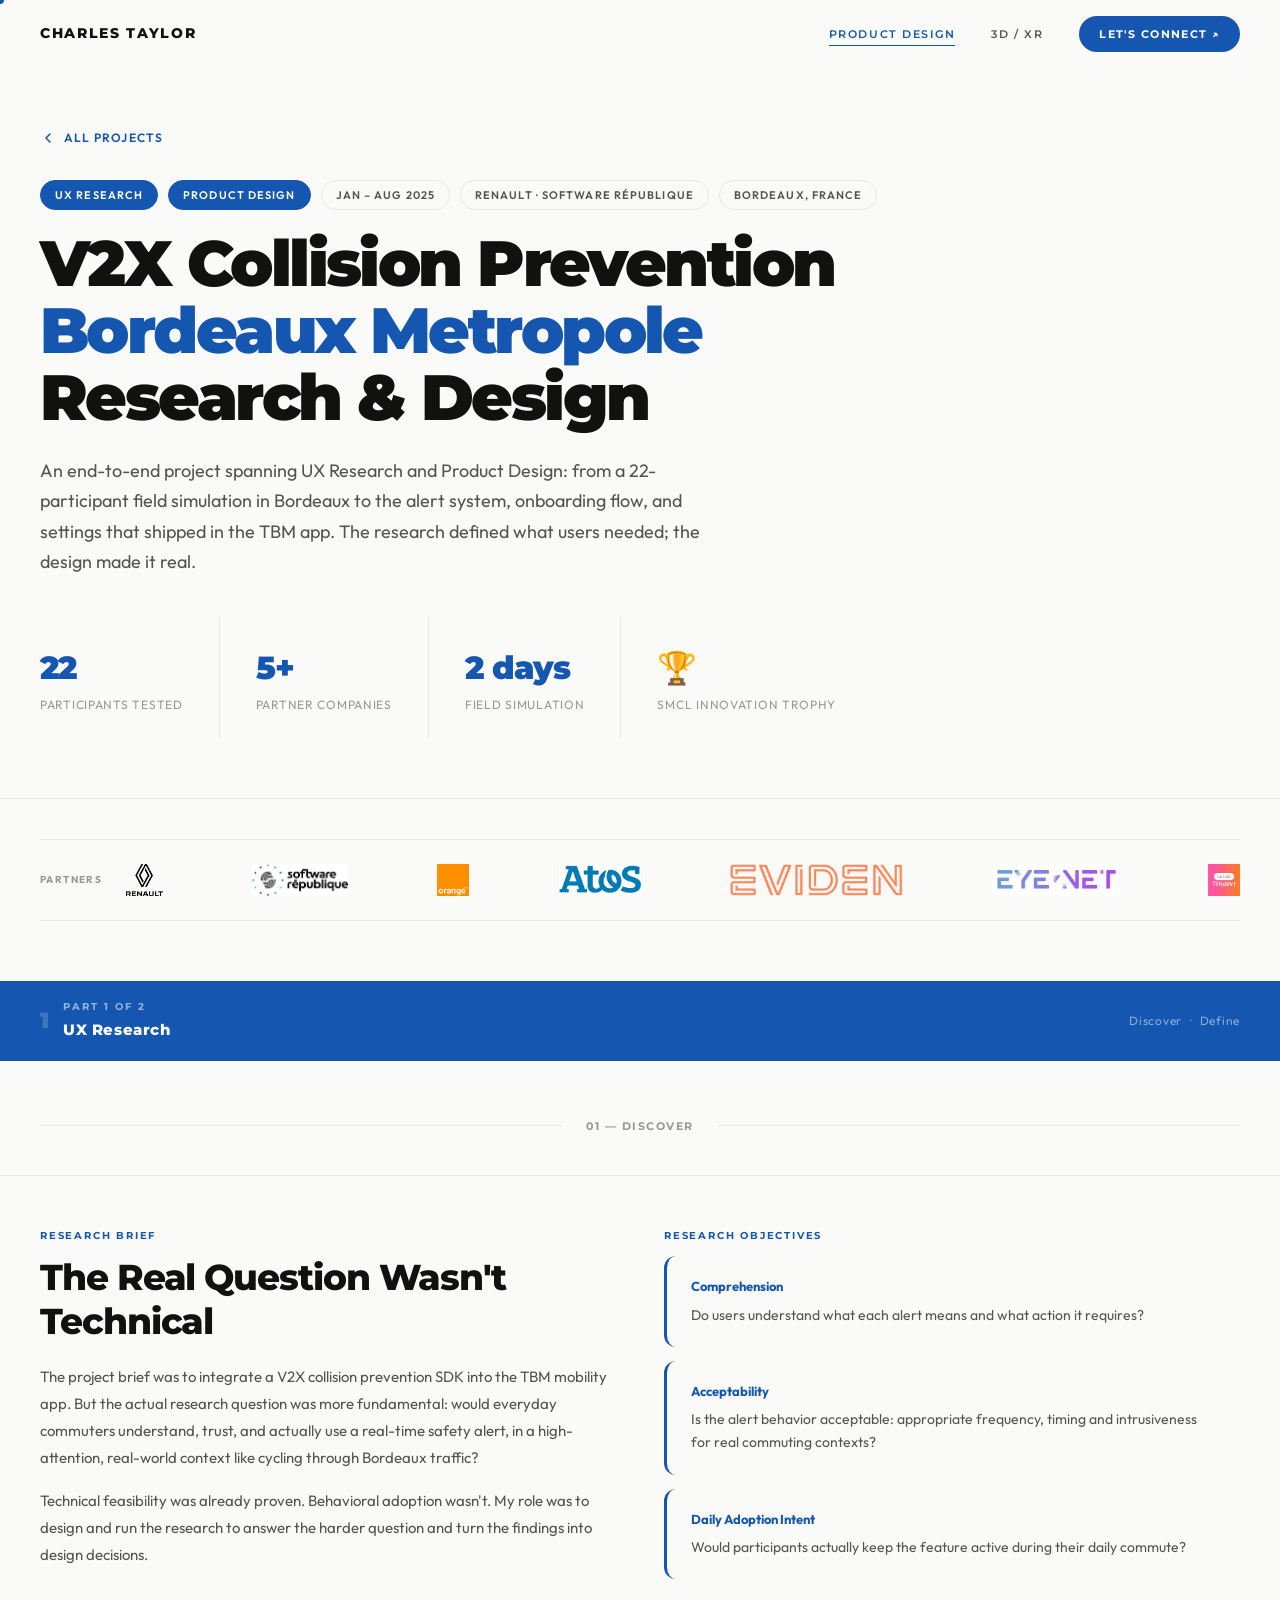
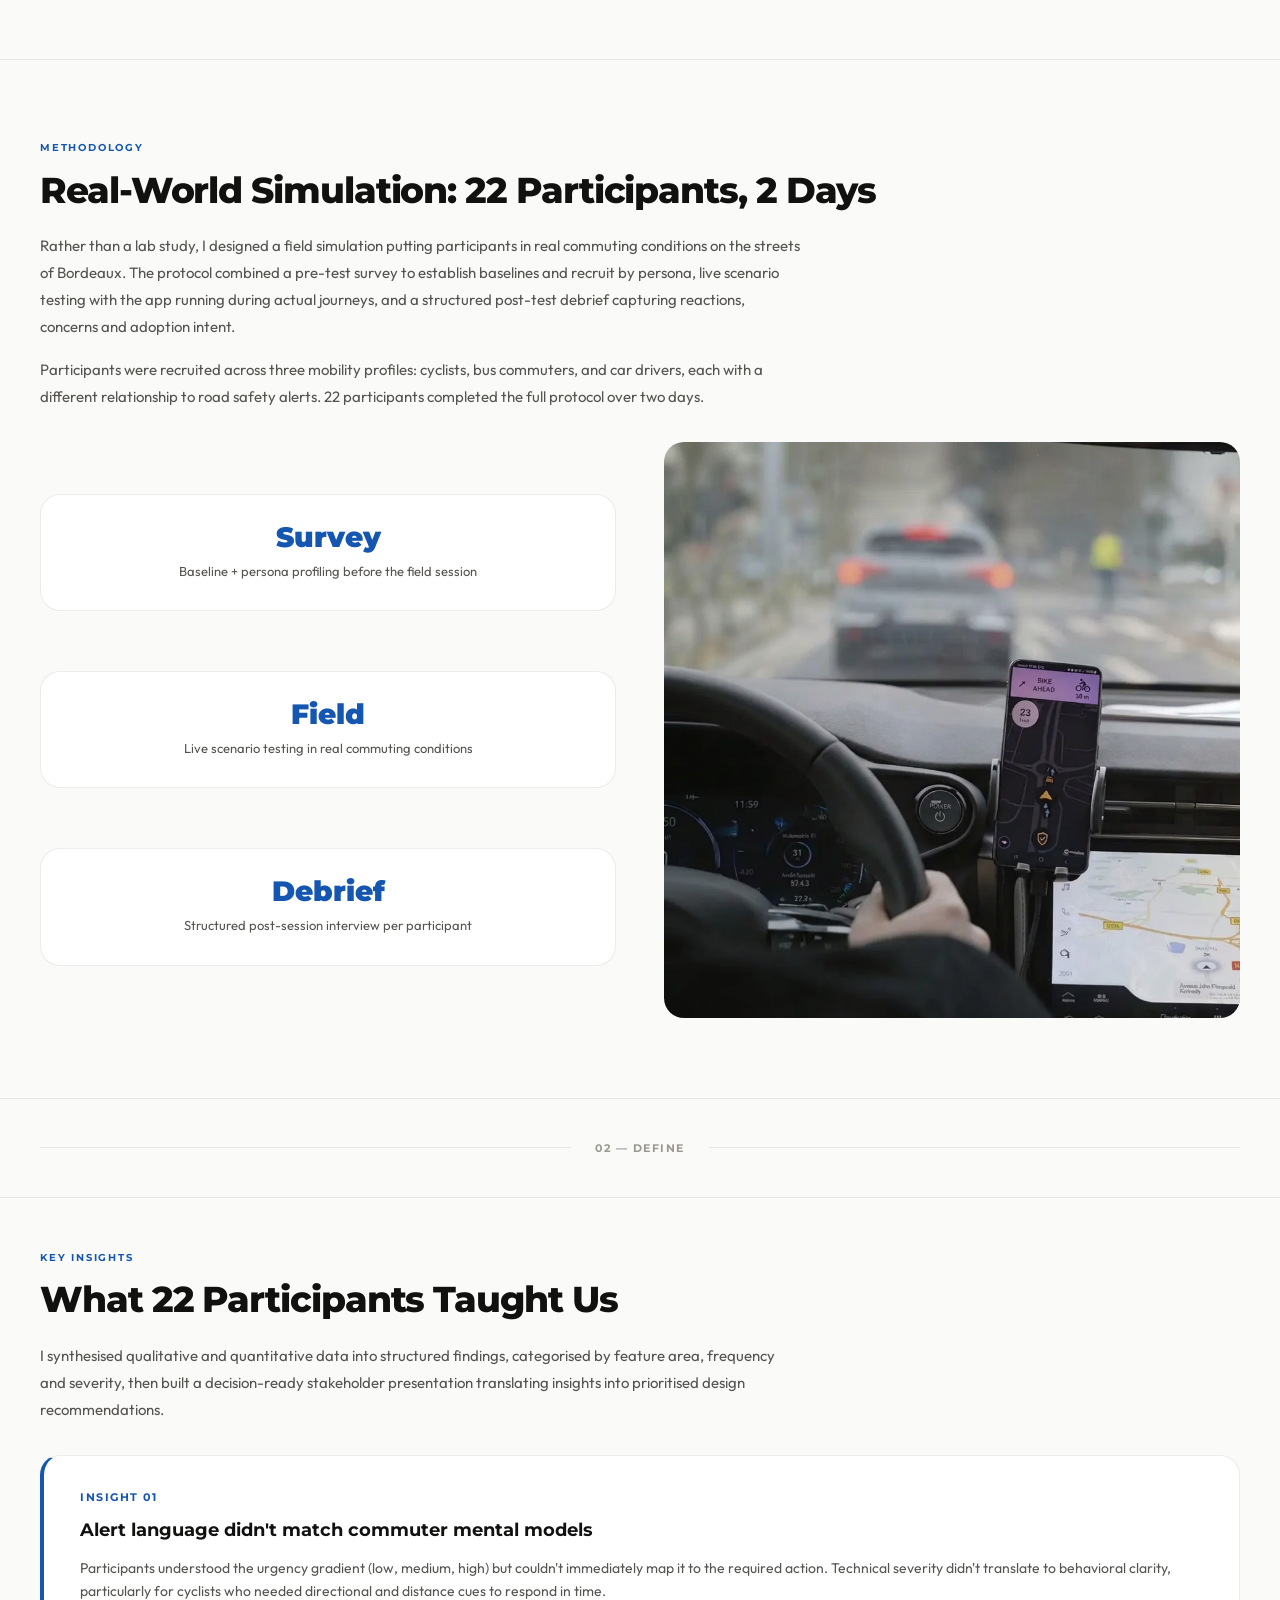
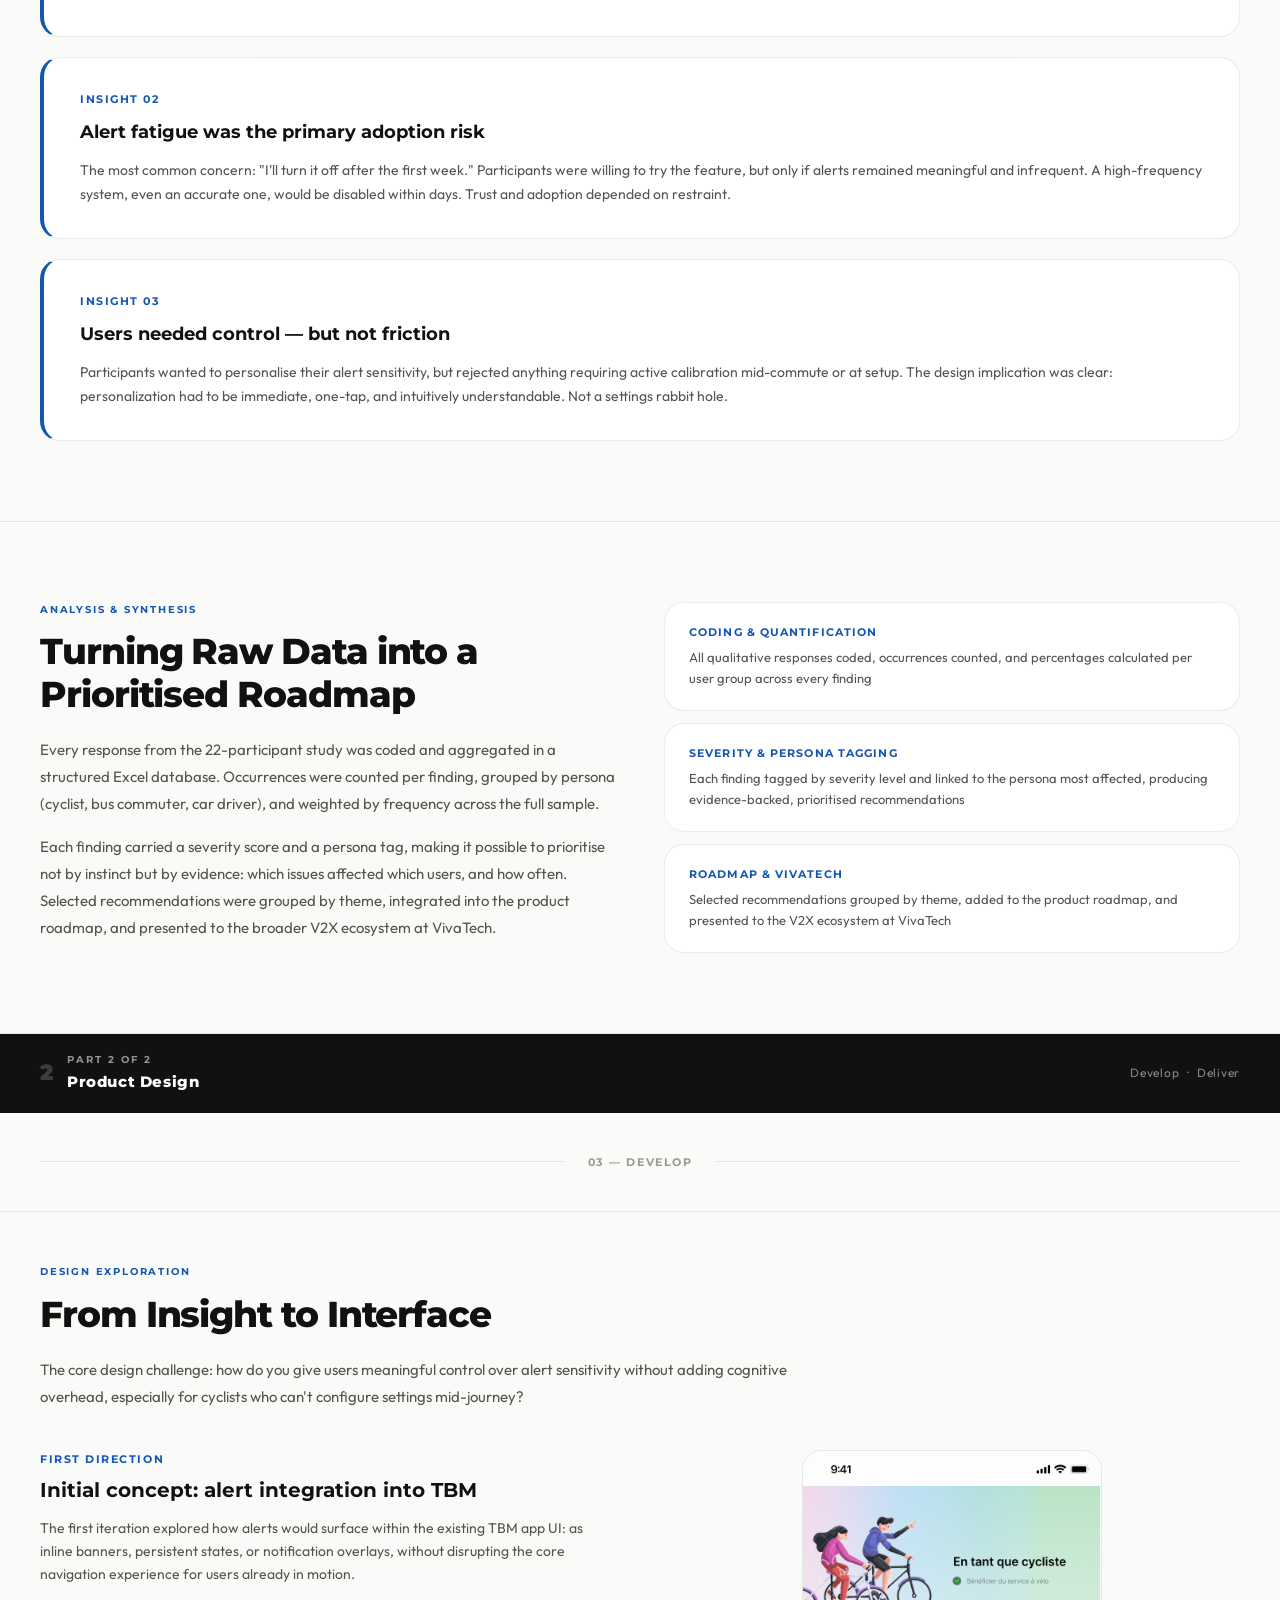
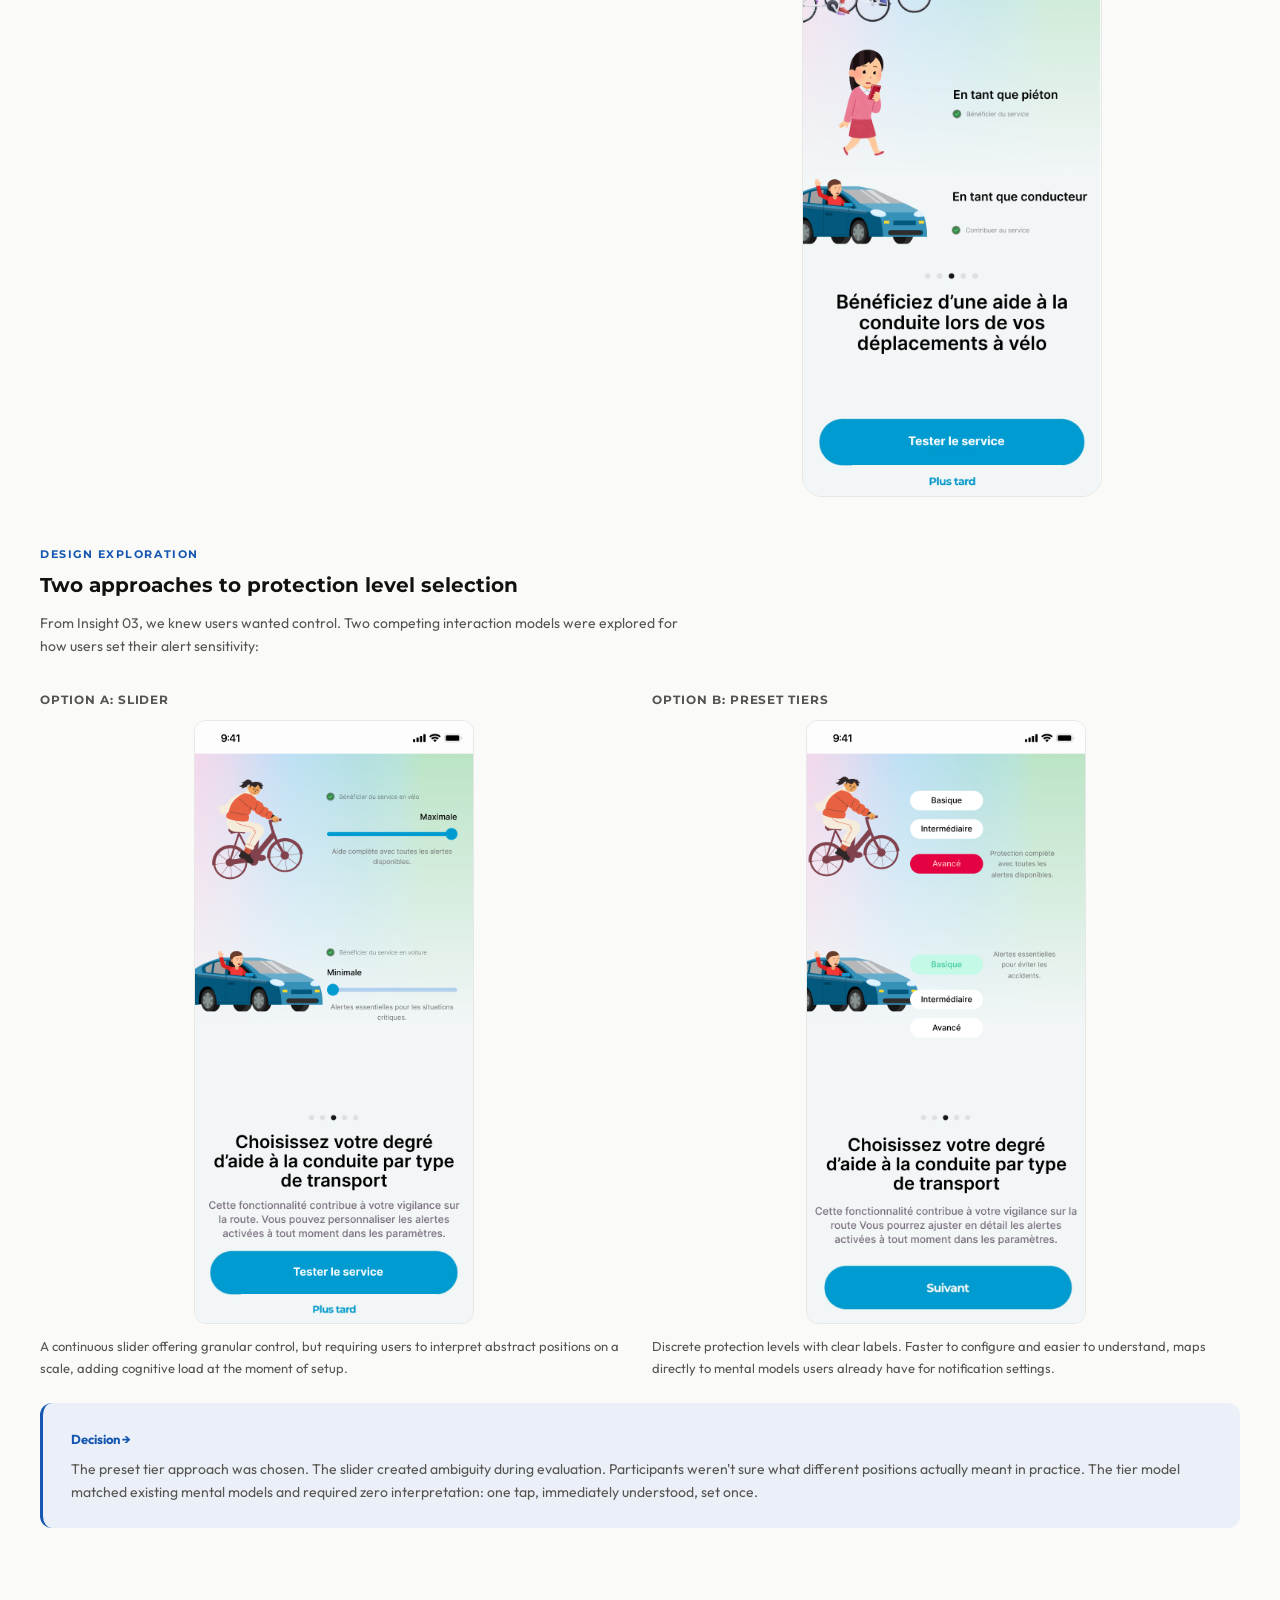
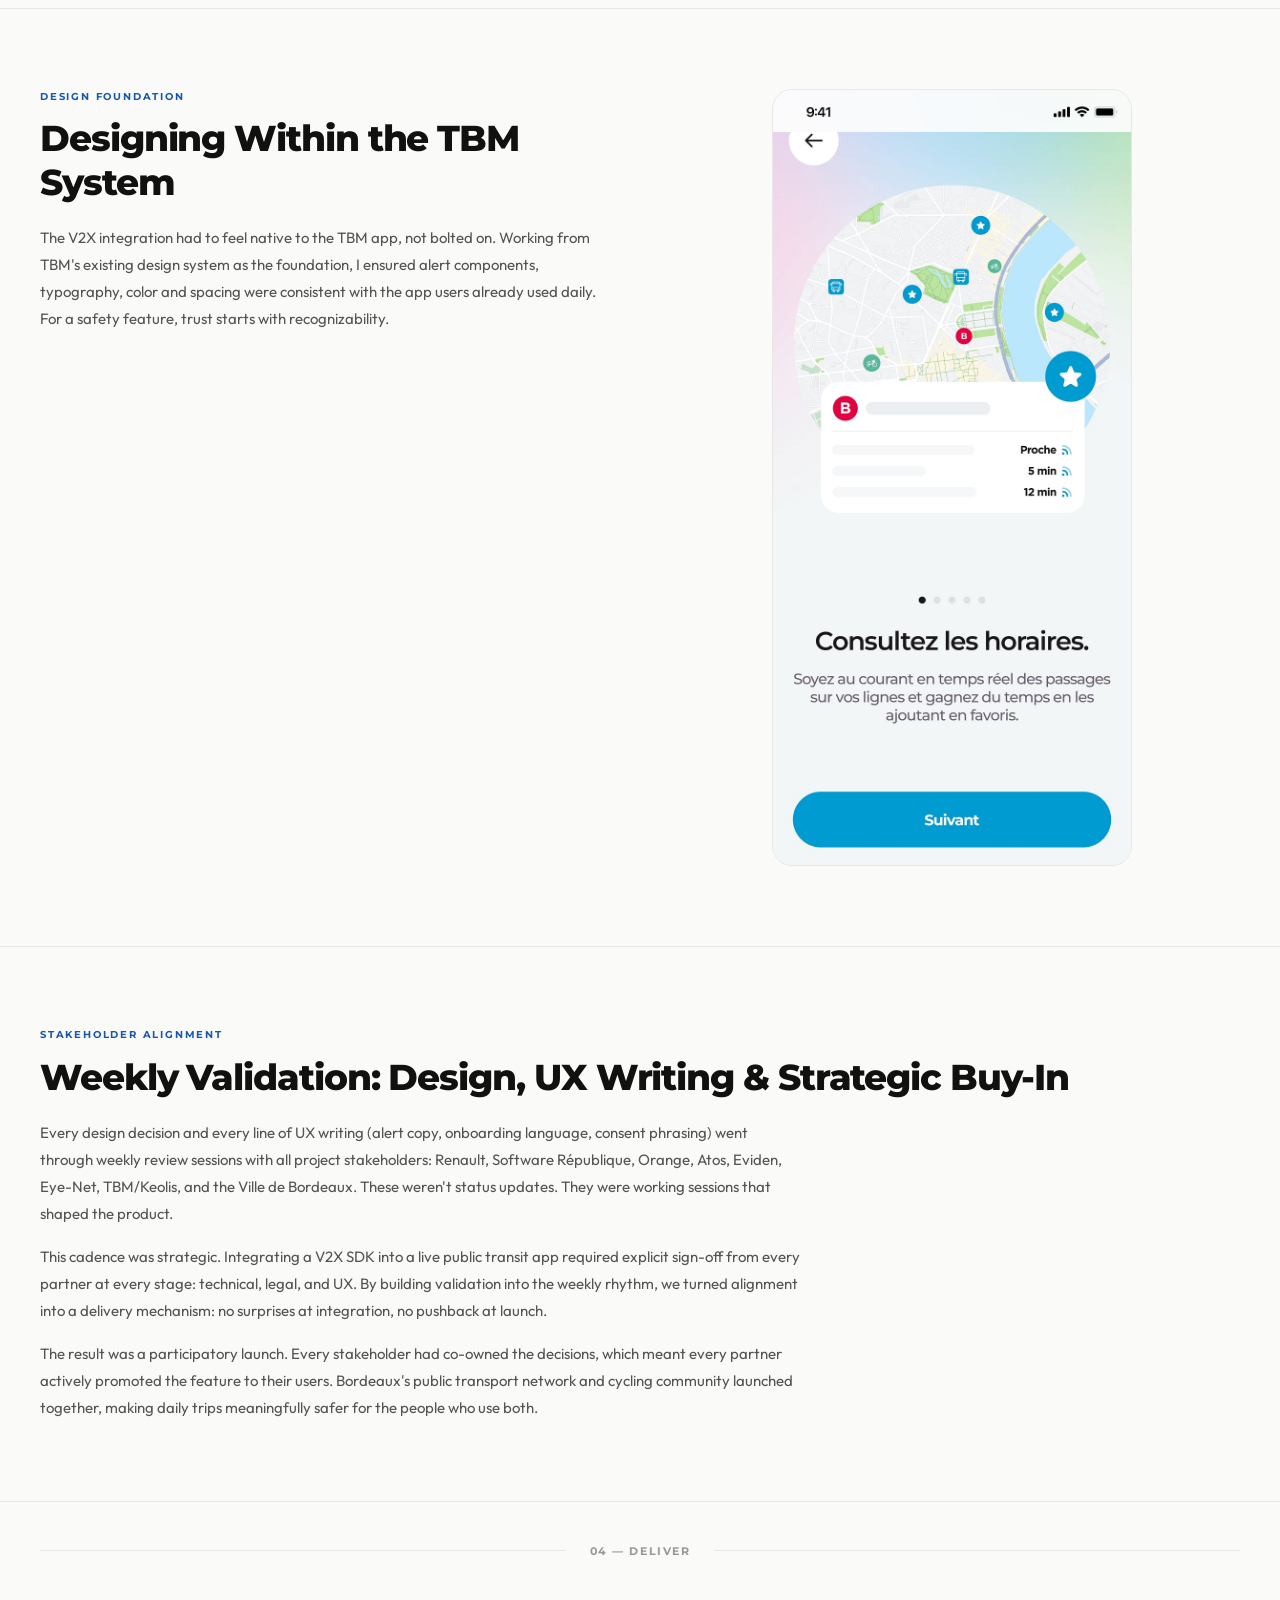
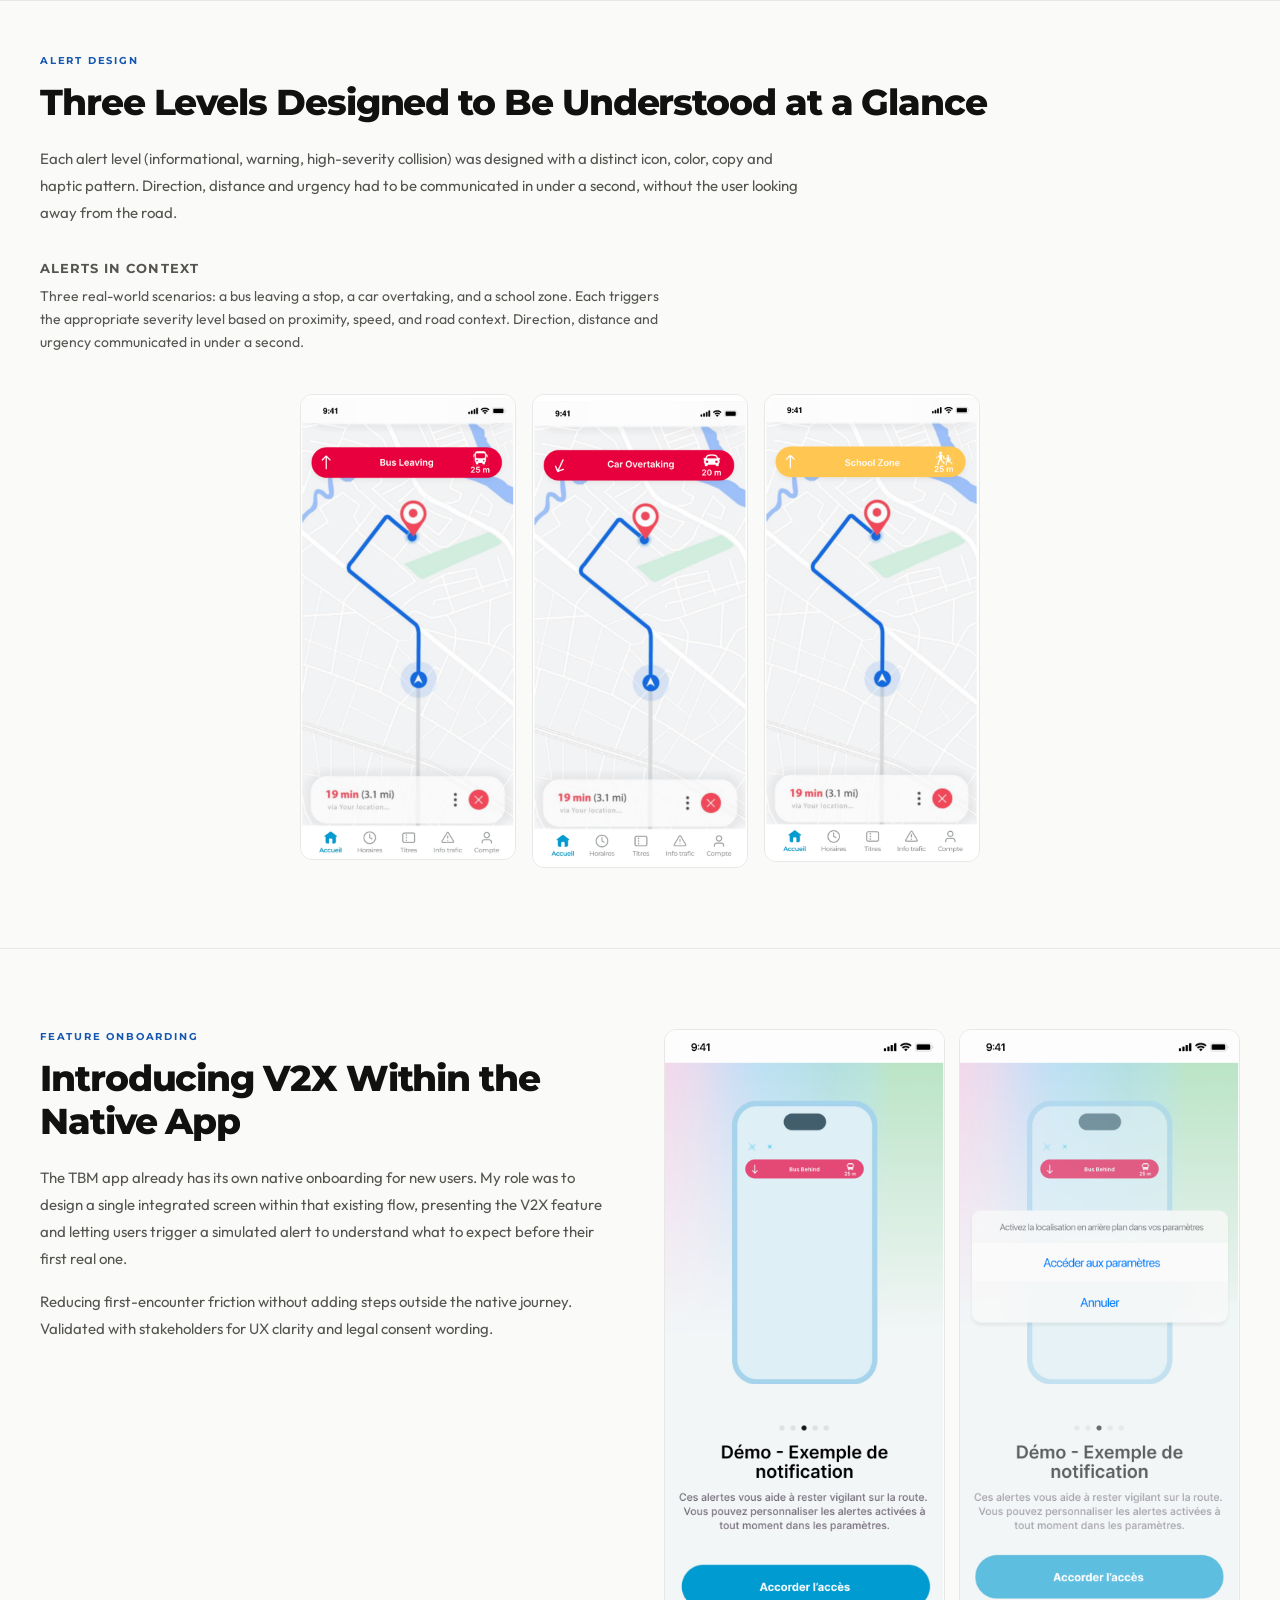
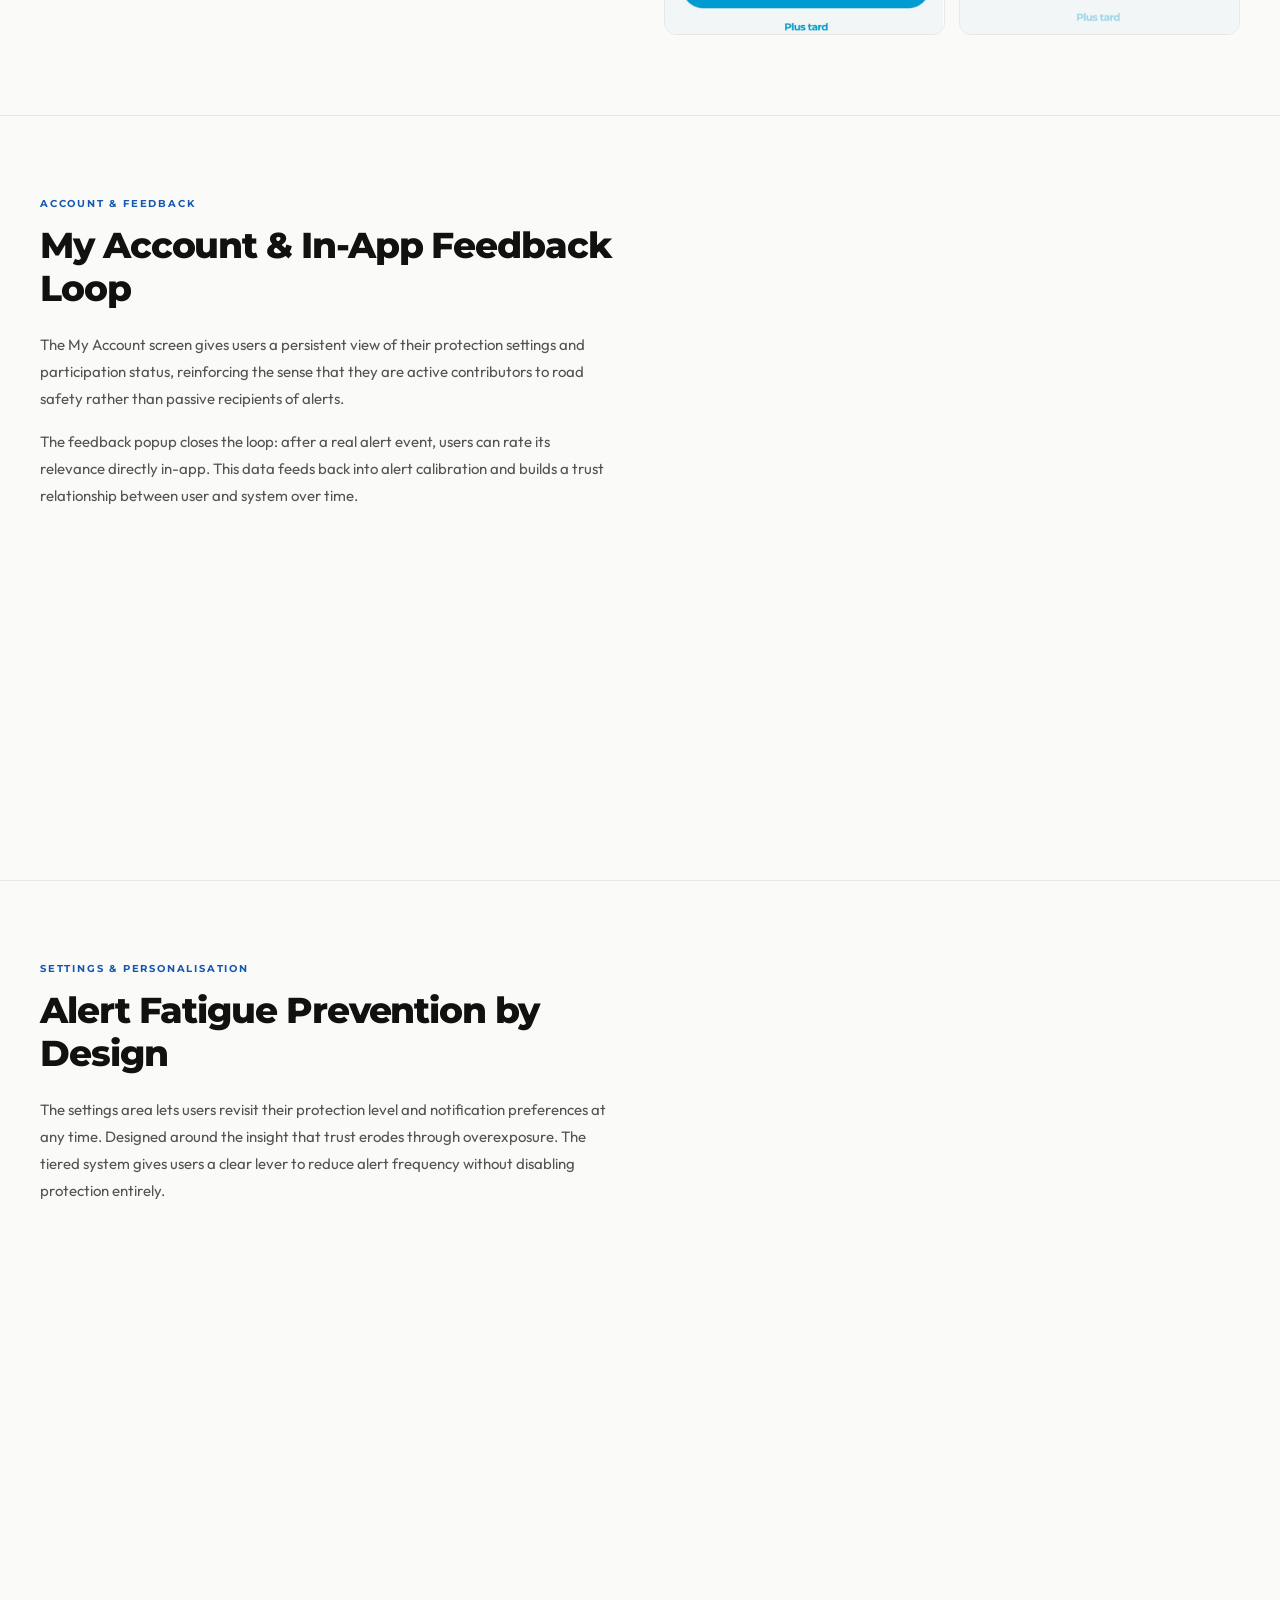
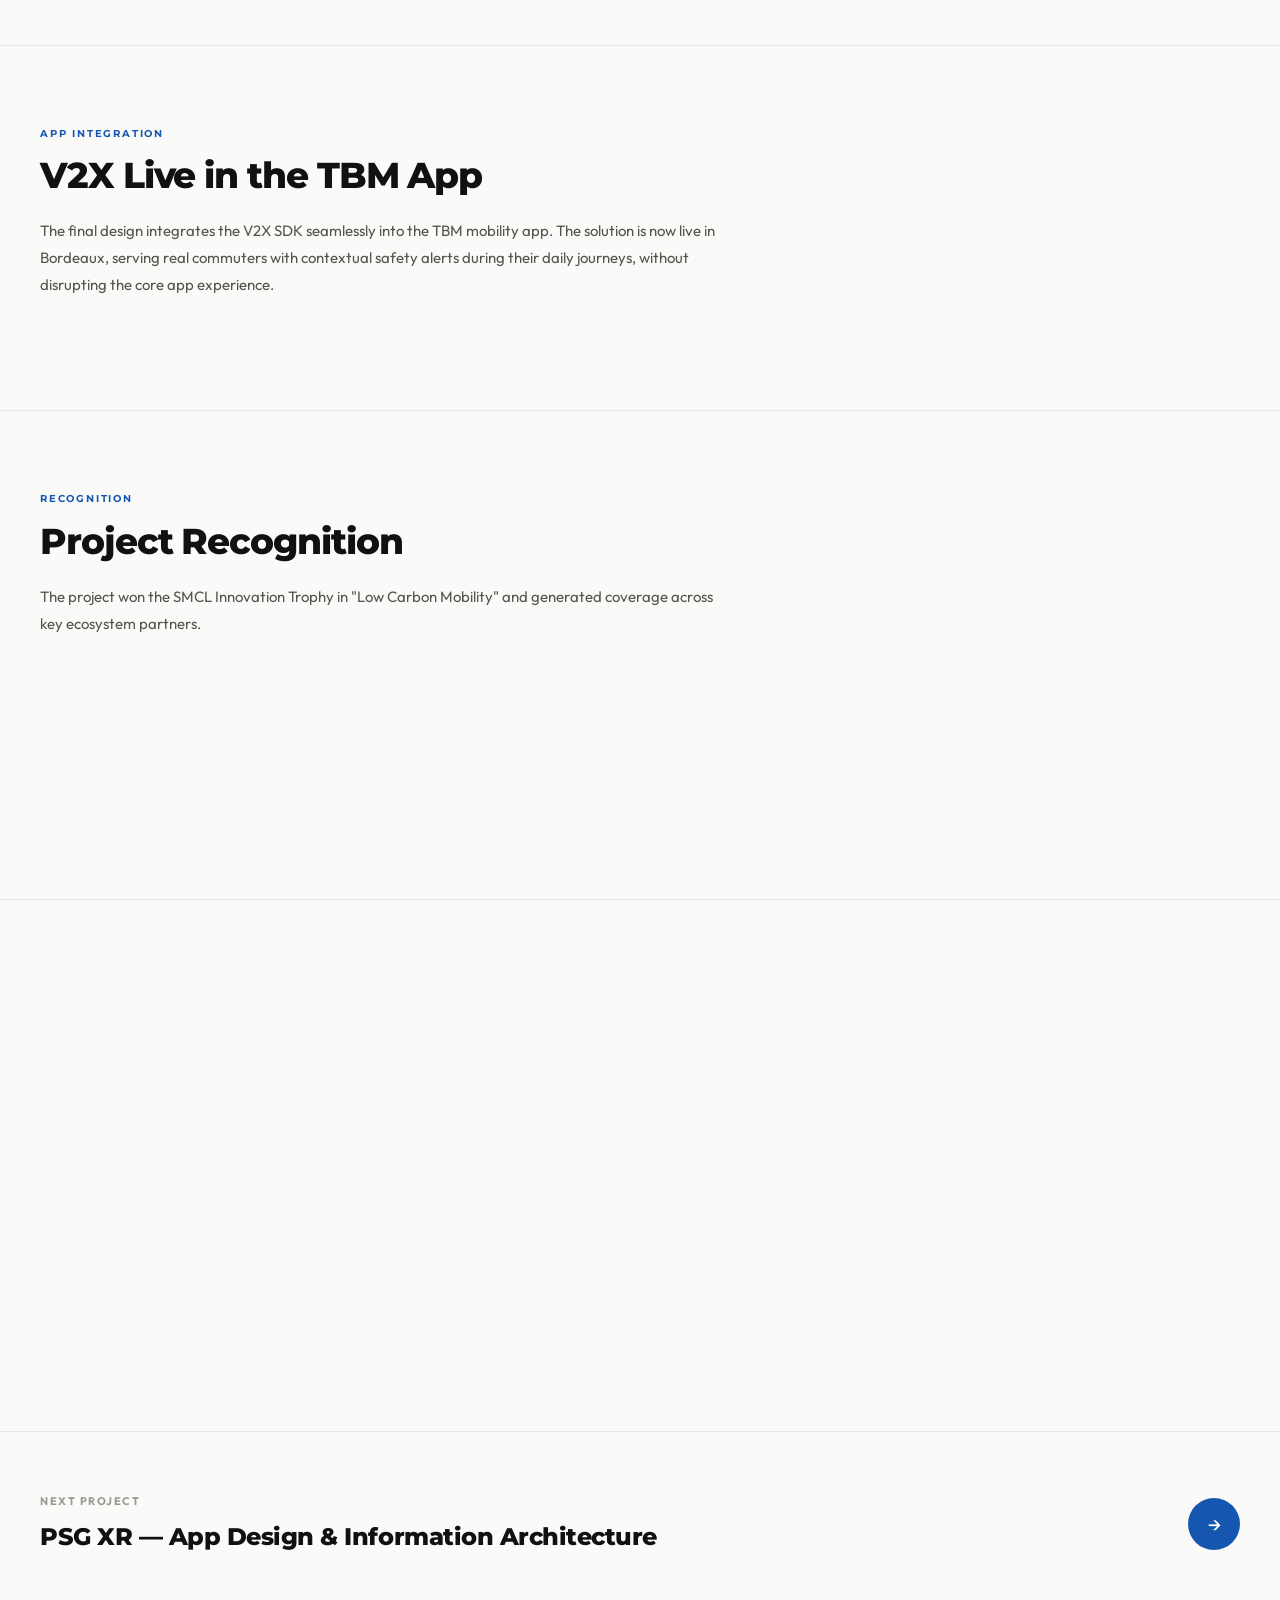
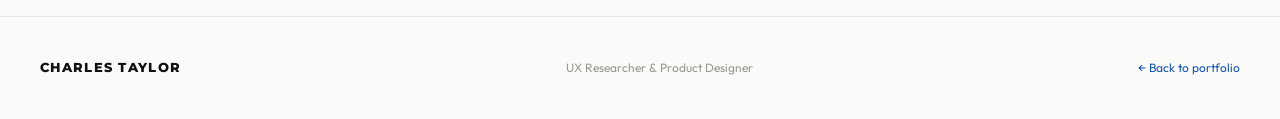
<file: portfolio/projects/v2x.html>
<!DOCTYPE html>
<html lang="en">
<head>
  <meta charset="UTF-8" />
  <meta name="viewport" content="width=device-width, initial-scale=1.0" />
  <title>V2X Collision Prevention — Charles Taylor</title>
  <link rel="stylesheet" href="../css/style.css" />
  <style>
    body { opacity: 0; }
    .linkedin-embed-wrap { border-radius: var(--radius-lg); overflow: hidden; display: flex; justify-content: center; padding: 20px; background: var(--white); border: 1px solid var(--line); }
    .design-grid { display: grid; grid-template-columns: repeat(3, 1fr); gap: 16px; margin-top: 24px; }
    .design-grid img { width: 100%; border-radius: var(--radius); display: block; }
    @media (max-width: 768px) { .design-grid { grid-template-columns: 1fr 1fr; } .method-cards-col { gap: 10px !important; } }
    @media (max-width: 480px) { .design-grid { grid-template-columns: 1fr; } }
    .section-divider {
      display: flex; align-items: center; gap: 24px;
      padding: 16px 0 0;
    }
    .section-divider-line { flex: 1; height: 1px; background: var(--line); }
    .section-divider-label {
      font-family: var(--ff-display); font-size: 11px; font-weight: 700;
      letter-spacing: 0.14em; text-transform: uppercase;
      color: var(--ink-light); white-space: nowrap;
    }
    .insight-card {
      padding: 32px 36px;
      background: var(--white);
      border: 1px solid var(--line);
      border-left: 4px solid var(--blue);
      border-radius: var(--radius-lg);
    }
    .insight-num {
      font-family: var(--ff-display); font-size: 11px; font-weight: 700;
      color: var(--blue); letter-spacing: 0.14em; margin-bottom: 10px;
    }
    .insight-title {
      font-family: var(--ff-display); font-size: 18px; font-weight: 700;
      margin-bottom: 12px; color: var(--ink);
    }
    .insight-body { font-size: 14px; color: var(--ink-mid); line-height: 1.65; margin: 0; }
    .obj-card {
      padding: 20px 24px;
      background: var(--bg);
      border-radius: var(--radius);
      border-left: 3px solid var(--blue);
    }
    .obj-label { font-size: 13px; font-weight: 700; color: var(--blue); margin-bottom: 6px; }
    .obj-body { font-size: 14px; color: var(--ink-mid); margin: 0; }
    .method-card {
      padding: 28px;
      background: var(--white);
      border-radius: var(--radius-lg);
      border: 1px solid var(--line);
      text-align: center;
    }
    .method-label { font-family: var(--ff-display); font-size: 28px; font-weight: 900; color: var(--blue); line-height: 1; margin-bottom: 10px; }
    .method-desc { font-size: 13px; color: var(--ink-mid); }
    .decision-box {
      margin-top: 24px;
      padding: 24px 28px;
      background: rgba(0,90,255,0.06);
      border-radius: var(--radius);
      border-left: 3px solid var(--blue);
    }
    .scenario-grid { display: grid; grid-template-columns: repeat(3,1fr); gap: 16px; margin-top: 24px; }
    .scenario-grid img { width: 100%; height: auto; display: block; border-radius: var(--radius); border: 1px solid var(--line); }
    @media (max-width: 768px) { .scenario-grid { grid-template-columns: 1fr; } }
  </style>
</head>
<body>
  <div class="cursor-dot"></div>
  <div class="cursor-ring"></div>
  <nav class="nav">
    <a href="../index.html" class="nav-logo">CHARLES TAYLOR</a>
    <div class="nav-links">
      <a href="../index.html#product-design" class="nav-link active">Product Design</a>
      <a href="../index.html#xr" class="nav-link">3D / XR</a>
      <a href="../index.html#contact" class="nav-cta">Let's Connect ↗</a>
    </div>
    <button class="nav-menu-btn" aria-label="Open menu"><span></span><span></span></button>
  </nav>
  <div class="mobile-menu">
    <a href="../index.html#product-design">Product Design</a>
    <a href="../index.html#xr">3D / XR</a>
    <a href="../index.html#contact">Let's Connect</a>
  </div>

  <div class="project-hero">
    <div class="container">
      <a href="../index.html" class="breadcrumb">
        <svg width="16" height="16" viewBox="0 0 16 16" fill="none"><path d="M10 12L6 8l4-4" stroke="currentColor" stroke-width="1.5" stroke-linecap="round"/></svg>
        All Projects
      </a>
      <div class="project-hero-meta">
        <span class="meta-tag blue">UX Research</span>
        <span class="meta-tag blue">Product Design</span>
        <span class="meta-tag">Jan – Aug 2025</span>
        <span class="meta-tag">Renault · Software République</span>
        <span class="meta-tag">Bordeaux, France</span>
      </div>
      <h1 class="project-title">V2X Collision Prevention<br/><em>Bordeaux Metropole</em><br/>Research & Design</h1>
      <p class="project-intro">
        An end-to-end project spanning UX Research and Product Design: from a 22-participant field simulation in Bordeaux to the alert system, onboarding flow, and settings that shipped in the TBM app. The research defined what users needed; the design made it real.
      </p>
      <div class="stats-row reveal">
        <div class="stat-box"><div class="stat-box-num">22</div><div class="stat-box-label">Participants Tested</div></div>
        <div class="stat-box"><div class="stat-box-num">5+</div><div class="stat-box-label">Partner Companies</div></div>
        <div class="stat-box"><div class="stat-box-num">2 days</div><div class="stat-box-label">Field Simulation</div></div>
        <div class="stat-box"><div class="stat-box-num">🏆</div><div class="stat-box-label">SMCL Innovation Trophy</div></div>
      </div>
    </div>
  </div>

  <!-- Partners logos -->
  <div class="container" style="padding-top:40px;">
    <div class="partners-strip reveal">
      <span class="partners-label">Partners</span>
      <div style="display:flex;flex-wrap:wrap;align-items:center;justify-content:space-between;flex:1;">
        <img src="../../Brand_assets/Logos/Renault logo.avif"               alt="Renault"               style="height:32px;width:auto;object-fit:contain;" />
        <img src="../../Brand_assets/Logos/Software république logo.avif"   alt="Software République"   style="height:32px;width:auto;object-fit:contain;" />
        <img src="../../Brand_assets/Logos/Orange logo.avif"                alt="Orange"                style="height:32px;width:auto;object-fit:contain;" />
        <img src="../../Brand_assets/Logos/Atos Logo.avif"                  alt="Atos"                  style="height:32px;width:auto;object-fit:contain;" />
        <img src="../../Brand_assets/Logos/EVIDEN Logo.avif"                alt="Eviden"                style="height:32px;width:auto;object-fit:contain;" />
        <img src="../../Brand_assets/Logos/Eye Net Logo.avif"               alt="Eye-Net"               style="height:32px;width:auto;object-fit:contain;" />
        <img src="../../Brand_assets/Logos/Le Lab TBM Mouv! Logo.avif"      alt="Le Lab TBM Mouv!"      style="height:32px;width:auto;object-fit:contain;" />
      </div>
    </div>
  </div>


  <!-- Part 1 banner -->
  <div style="background:var(--blue);padding:18px 0;">
    <div class="container" style="display:flex;align-items:center;justify-content:space-between;">
      <div style="display:flex;align-items:center;gap:14px;">
        <span style="font-family:var(--ff-display);font-size:22px;font-weight:900;color:rgba(255,255,255,0.18);line-height:1;">1</span>
        <div>
          <div style="font-family:var(--ff-display);font-size:10px;font-weight:700;letter-spacing:0.2em;text-transform:uppercase;color:rgba(255,255,255,0.55);margin-bottom:2px;">Part 1 of 2</div>
          <div style="font-family:var(--ff-display);font-size:15px;font-weight:800;color:white;letter-spacing:0.04em;">UX Research</div>
        </div>
      </div>
      <span style="font-size:12px;color:rgba(255,255,255,0.5);letter-spacing:0.06em;">Discover &nbsp;·&nbsp; Define</span>
    </div>
  </div>

  <!-- ═══ 01 DISCOVER ═══════════════════════════ -->
  <div class="project-section" style="padding-top:40px;padding-bottom:40px;">
    <div class="container">
      <div class="section-divider">
        <div class="section-divider-line"></div>
        <div class="section-divider-label">01 — Discover</div>
        <div class="section-divider-line"></div>
      </div>
    </div>
  </div>

  <div class="project-section" style="padding-top:52px;">
    <div class="container">
      <div class="content-grid">
        <div>
          <div class="section-label">Research Brief</div>
          <h2 class="section-h2">The Real Question Wasn't Technical</h2>
          <div class="section-body">
            <p>
              The project brief was to integrate a V2X collision prevention SDK into the TBM mobility app. But the actual research question was more fundamental: would everyday commuters understand, trust, and actually use a real-time safety alert, in a high-attention, real-world context like cycling through Bordeaux traffic?
            </p>
            <p>
              Technical feasibility was already proven. Behavioral adoption wasn't. My role was to design and run the research to answer the harder question and turn the findings into design decisions.
            </p>
          </div>
        </div>
        <div class="reveal reveal-delay-1">
          <div class="section-label">Research Objectives</div>
          <div style="display:flex;flex-direction:column;gap:14px;margin-top:8px;">
            <div class="obj-card">
              <div class="obj-label">Comprehension</div>
              <p class="obj-body">Do users understand what each alert means and what action it requires?</p>
            </div>
            <div class="obj-card">
              <div class="obj-label">Acceptability</div>
              <p class="obj-body">Is the alert behavior acceptable: appropriate frequency, timing and intrusiveness for real commuting contexts?</p>
            </div>
            <div class="obj-card">
              <div class="obj-label">Daily Adoption Intent</div>
              <p class="obj-body">Would participants actually keep the feature active during their daily commute?</p>
            </div>
          </div>
        </div>
      </div>
    </div>
  </div>

  <!-- Methodology -->
  <div class="project-section">
    <div class="container">
      <div class="section-label">Methodology</div>
      <h2 class="section-h2">Real-World Simulation: 22 Participants, 2 Days</h2>
      <div class="section-body" style="max-width:760px;margin-bottom:32px;">
        <p>
          Rather than a lab study, I designed a field simulation putting participants in real commuting conditions on the streets of Bordeaux. The protocol combined a pre-test survey to establish baselines and recruit by persona, live scenario testing with the app running during actual journeys, and a structured post-test debrief capturing reactions, concerns and adoption intent.
        </p>
        <p>
          Participants were recruited across three mobility profiles: cyclists, bus commuters, and car drivers, each with a different relationship to road safety alerts. 22 participants completed the full protocol over two days.
        </p>
      </div>
      <div class="content-grid reveal" style="align-items:center;">
        <div class="method-cards-col" style="display:flex;flex-direction:column;gap:60px;">
          <div class="method-card">
            <div class="method-label">Survey</div>
            <div class="method-desc">Baseline + persona profiling before the field session</div>
          </div>
          <div class="method-card">
            <div class="method-label">Field</div>
            <div class="method-desc">Live scenario testing in real commuting conditions</div>
          </div>
          <div class="method-card">
            <div class="method-label">Debrief</div>
            <div class="method-desc">Structured post-session interview per participant</div>
          </div>
        </div>
        <div>
          <img src="../../Brand_assets/My current portfolio/V2X Project Page/TBM APP integration pic.avif"
               alt="V2X field testing in Bordeaux" loading="lazy"
               style="width:100%;height:auto;display:block;border-radius:var(--radius-lg);" />
        </div>
      </div>
    </div>
  </div>


  <!-- ═══ 02 DEFINE ════════════════════════════ -->
  <div class="project-section" style="padding-top:40px;padding-bottom:40px;">
    <div class="container">
      <div class="section-divider" style="padding-top:0;">
        <div class="section-divider-line"></div>
        <div class="section-divider-label">02 — Define</div>
        <div class="section-divider-line"></div>
      </div>
    </div>
  </div>

  <div class="project-section" style="padding-top:52px;">
    <div class="container">
      <div class="section-label">Key Insights</div>
      <h2 class="section-h2">What 22 Participants Taught Us</h2>
      <div class="section-body" style="max-width:760px;margin-bottom:32px;">
        <p>I synthesised qualitative and quantitative data into structured findings, categorised by feature area, frequency and severity, then built a decision-ready stakeholder presentation translating insights into prioritised design recommendations.</p>
      </div>
      <div style="display:flex;flex-direction:column;gap:20px;" class="reveal">
        <div class="insight-card">
          <div class="insight-num">INSIGHT 01</div>
          <div class="insight-title">Alert language didn't match commuter mental models</div>
          <p class="insight-body">Participants understood the urgency gradient (low, medium, high) but couldn't immediately map it to the required action. Technical severity didn't translate to behavioral clarity, particularly for cyclists who needed directional and distance cues to respond in time.</p>
        </div>
        <div class="insight-card">
          <div class="insight-num">INSIGHT 02</div>
          <div class="insight-title">Alert fatigue was the primary adoption risk</div>
          <p class="insight-body">The most common concern: "I'll turn it off after the first week." Participants were willing to try the feature, but only if alerts remained meaningful and infrequent. A high-frequency system, even an accurate one, would be disabled within days. Trust and adoption depended on restraint.</p>
        </div>
        <div class="insight-card">
          <div class="insight-num">INSIGHT 03</div>
          <div class="insight-title">Users needed control — but not friction</div>
          <p class="insight-body">Participants wanted to personalise their alert sensitivity, but rejected anything requiring active calibration mid-commute or at setup. The design implication was clear: personalization had to be immediate, one-tap, and intuitively understandable. Not a settings rabbit hole.</p>
        </div>
      </div>
    </div>
  </div>


  <!-- Analysis & Synthesis -->
  <div class="project-section">
    <div class="container">
      <div class="content-grid">
        <div>
          <div class="section-label">Analysis & Synthesis</div>
          <h2 class="section-h2">Turning Raw Data into a Prioritised Roadmap</h2>
          <div class="section-body">
            <p>Every response from the 22-participant study was coded and aggregated in a structured Excel database. Occurrences were counted per finding, grouped by persona (cyclist, bus commuter, car driver), and weighted by frequency across the full sample.</p>
            <p>Each finding carried a severity score and a persona tag, making it possible to prioritise not by instinct but by evidence: which issues affected which users, and how often. Selected recommendations were grouped by theme, integrated into the product roadmap, and presented to the broader V2X ecosystem at VivaTech.</p>
          </div>
        </div>
        <div class="reveal reveal-delay-1" style="display:flex;flex-direction:column;gap:12px;align-self:center;">
          <div class="method-card" style="text-align:left;padding:20px 24px;">
            <div style="font-family:var(--ff-display);font-size:11px;font-weight:700;color:var(--blue);letter-spacing:0.1em;text-transform:uppercase;margin-bottom:6px;">Coding & Quantification</div>
            <p style="font-size:13px;color:var(--ink-mid);margin:0;">All qualitative responses coded, occurrences counted, and percentages calculated per user group across every finding</p>
          </div>
          <div class="method-card" style="text-align:left;padding:20px 24px;">
            <div style="font-family:var(--ff-display);font-size:11px;font-weight:700;color:var(--blue);letter-spacing:0.1em;text-transform:uppercase;margin-bottom:6px;">Severity & Persona Tagging</div>
            <p style="font-size:13px;color:var(--ink-mid);margin:0;">Each finding tagged by severity level and linked to the persona most affected, producing evidence-backed, prioritised recommendations</p>
          </div>
          <div class="method-card" style="text-align:left;padding:20px 24px;">
            <div style="font-family:var(--ff-display);font-size:11px;font-weight:700;color:var(--blue);letter-spacing:0.1em;text-transform:uppercase;margin-bottom:6px;">Roadmap & VivaTech</div>
            <p style="font-size:13px;color:var(--ink-mid);margin:0;">Selected recommendations grouped by theme, added to the product roadmap, and presented to the V2X ecosystem at VivaTech</p>
          </div>
        </div>
      </div>
    </div>
  </div>

  <!-- Part 2 banner -->
  <div style="background:var(--ink);padding:18px 0;">
    <div class="container" style="display:flex;align-items:center;justify-content:space-between;">
      <div style="display:flex;align-items:center;gap:14px;">
        <span style="font-family:var(--ff-display);font-size:22px;font-weight:900;color:rgba(255,255,255,0.18);line-height:1;">2</span>
        <div>
          <div style="font-family:var(--ff-display);font-size:10px;font-weight:700;letter-spacing:0.2em;text-transform:uppercase;color:rgba(255,255,255,0.55);margin-bottom:2px;">Part 2 of 2</div>
          <div style="font-family:var(--ff-display);font-size:15px;font-weight:800;color:white;letter-spacing:0.04em;">Product Design</div>
        </div>
      </div>
      <span style="font-size:12px;color:rgba(255,255,255,0.5);letter-spacing:0.06em;">Develop &nbsp;·&nbsp; Deliver</span>
    </div>
  </div>

  <!-- ═══ 03 DEVELOP ══════════════════════════ -->
  <div class="project-section" style="padding-top:40px;padding-bottom:40px;">
    <div class="container">
      <div class="section-divider" style="padding-top:0;">
        <div class="section-divider-line"></div>
        <div class="section-divider-label">03 — Develop</div>
        <div class="section-divider-line"></div>
      </div>
    </div>
  </div>

  <div class="project-section" style="padding-top:52px;">
    <div class="container">
      <div class="section-label">Design Exploration</div>
      <h2 class="section-h2">From Insight to Interface</h2>
      <div class="section-body" style="max-width:760px;margin-bottom:40px;">
        <p>The core design challenge: how do you give users meaningful control over alert sensitivity without adding cognitive overhead, especially for cyclists who can't configure settings mid-journey?</p>
      </div>

      <!-- Early frame -->
      <div class="content-grid reveal" style="margin-bottom:48px;">
        <div>
          <div style="font-family:var(--ff-display);font-size:11px;font-weight:700;letter-spacing:0.14em;text-transform:uppercase;color:var(--blue);margin-bottom:6px;">First Direction</div>
          <h3 style="font-family:var(--ff-display);font-size:20px;font-weight:700;margin:0 0 10px;">Initial concept: alert integration into TBM</h3>
          <p style="font-size:14px;color:var(--ink-mid);">The first iteration explored how alerts would surface within the existing TBM app UI: as inline banners, persistent states, or notification overlays, without disrupting the core navigation experience for users already in motion.</p>
        </div>
        <div style="display:flex;justify-content:center;align-self:center;">
          <img src="../../Brand_assets/My current portfolio/V2X Project Page/Early frame.png"
               alt="Early V2X design frame" loading="lazy"
               style="width:100%;max-width:300px;height:auto;display:block;border-radius:var(--radius-lg);border:1px solid var(--line);" />
        </div>
      </div>

      <!-- Slider vs Buttons -->
      <div class="reveal" style="margin-bottom:24px;">
        <div style="font-family:var(--ff-display);font-size:11px;font-weight:700;letter-spacing:0.14em;text-transform:uppercase;color:var(--blue);margin-bottom:6px;">Design Exploration</div>
        <h3 style="font-family:var(--ff-display);font-size:20px;font-weight:700;margin:0 0 10px;">Two approaches to protection level selection</h3>
        <p style="font-size:14px;color:var(--ink-mid);max-width:640px;margin-bottom:32px;">From Insight 03, we knew users wanted control. Two competing interaction models were explored for how users set their alert sensitivity:</p>
      </div>
      <div style="display:grid;grid-template-columns:1fr 1fr;gap:24px;" class="reveal">
        <div style="display:flex;flex-direction:column;align-items:center;">
          <div style="font-family:var(--ff-display);font-size:12px;font-weight:700;letter-spacing:0.08em;text-transform:uppercase;color:var(--ink-mid);margin-bottom:10px;align-self:flex-start;">Option A: Slider</div>
          <img src="../../Brand_assets/My current portfolio/V2X Project Page/Mid Frame with slider to select level of protection.png"
               alt="Slider protection level" loading="lazy"
               style="width:100%;max-width:280px;height:auto;display:block;border-radius:var(--radius);border:1px solid var(--line);margin-bottom:12px;" />
          <p style="font-size:13px;color:var(--ink-mid);align-self:flex-start;">A continuous slider offering granular control, but requiring users to interpret abstract positions on a scale, adding cognitive load at the moment of setup.</p>
        </div>
        <div style="display:flex;flex-direction:column;align-items:center;">
          <div style="font-family:var(--ff-display);font-size:12px;font-weight:700;letter-spacing:0.08em;text-transform:uppercase;color:var(--ink-mid);margin-bottom:10px;align-self:flex-start;">Option B: Preset Tiers</div>
          <img src="../../Brand_assets/My current portfolio/V2X Project Page/Other proposal of buttons to select level of protection frame.png"
               alt="Button preset levels" loading="lazy"
               style="width:100%;max-width:280px;height:auto;display:block;border-radius:var(--radius);border:1px solid var(--line);margin-bottom:12px;" />
          <p style="font-size:13px;color:var(--ink-mid);align-self:flex-start;">Discrete protection levels with clear labels. Faster to configure and easier to understand, maps directly to mental models users already have for notification settings.</p>
        </div>
      </div>
      <div class="decision-box reveal">
        <strong style="font-size:13px;font-weight:700;color:var(--blue);">Decision →</strong>
        <p style="font-size:14px;color:var(--ink-mid);margin:6px 0 0;">The preset tier approach was chosen. The slider created ambiguity during evaluation. Participants weren't sure what different positions actually meant in practice. The tier model matched existing mental models and required zero interpretation: one tap, immediately understood, set once.</p>
      </div>
    </div>
  </div>

  <!-- Design System -->
  <div class="project-section">
    <div class="container">
      <div class="content-grid">
        <div>
          <div class="section-label">Design Foundation</div>
          <h2 class="section-h2">Designing Within the TBM System</h2>
          <div class="section-body">
            <p>The V2X integration had to feel native to the TBM app, not bolted on. Working from TBM's existing design system as the foundation, I ensured alert components, typography, color and spacing were consistent with the app users already used daily. For a safety feature, trust starts with recognizability.</p>
          </div>
        </div>
        <div class="reveal reveal-delay-1" style="align-self:center;">
          <img src="../../Brand_assets/My current portfolio/V2X Project Page/TBM Design system Base for inspiration Frame.png"
               alt="TBM Design System inspiration" loading="lazy"
               style="width:100%;max-width:360px;height:auto;display:block;border-radius:var(--radius-lg);border:1px solid var(--line);margin:0 auto;" />
        </div>
      </div>
    </div>
  </div>

  <!-- Stakeholder Alignment -->
  <div class="project-section">
    <div class="container">
      <div class="section-label">Stakeholder Alignment</div>
      <h2 class="section-h2">Weekly Validation: Design, UX Writing &amp; Strategic Buy-In</h2>
      <div class="section-body" style="max-width:760px;">
        <p>
          Every design decision and every line of UX writing (alert copy, onboarding language, consent phrasing) went through weekly review sessions with all project stakeholders: Renault, Software République, Orange, Atos, Eviden, Eye-Net, TBM/Keolis, and the Ville de Bordeaux. These weren't status updates. They were working sessions that shaped the product.
        </p>
        <p>
          This cadence was strategic. Integrating a V2X SDK into a live public transit app required explicit sign-off from every partner at every stage: technical, legal, and UX. By building validation into the weekly rhythm, we turned alignment into a delivery mechanism: no surprises at integration, no pushback at launch.
        </p>
        <p>
          The result was a participatory launch. Every stakeholder had co-owned the decisions, which meant every partner actively promoted the feature to their users. Bordeaux's public transport network and cycling community launched together, making daily trips meaningfully safer for the people who use both.
        </p>
      </div>
    </div>
  </div>


  <!-- ═══ 04 DELIVER ══════════════════════════ -->
  <div class="project-section" style="padding-top:40px;padding-bottom:40px;">
    <div class="container">
      <div class="section-divider" style="padding-top:0;">
        <div class="section-divider-line"></div>
        <div class="section-divider-label">04 — Deliver</div>
        <div class="section-divider-line"></div>
      </div>
    </div>
  </div>

  <!-- Alert types -->
  <div class="project-section" style="padding-top:52px;">
    <div class="container">
      <div class="section-label">Alert Design</div>
      <h2 class="section-h2">Three Levels Designed to Be Understood at a Glance</h2>
      <div class="section-body" style="max-width:760px;margin-bottom:16px;">
        <p>Each alert level (informational, warning, high-severity collision) was designed with a distinct icon, color, copy and haptic pattern. Direction, distance and urgency had to be communicated in under a second, without the user looking away from the road.</p>
      </div>
      <!-- Scenario frames -->
      <div class="reveal" style="margin-top:32px;">
        <div style="margin-bottom:16px;">
          <div style="font-family:var(--ff-display);font-size:13px;font-weight:700;letter-spacing:0.08em;text-transform:uppercase;color:var(--ink-mid);margin-bottom:6px;">Alerts in Context</div>
          <p style="font-size:14px;color:var(--ink-mid);max-width:640px;margin:0;">Three real-world scenarios: a bus leaving a stop, a car overtaking, and a school zone. Each triggers the appropriate severity level based on proximity, speed, and road context. Direction, distance and urgency communicated in under a second.</p>
        </div>
        <div style="display:flex;justify-content:center;">
          <div class="scenario-grid" style="max-width:680px;">
            <img src="../../Brand_assets/My current portfolio/V2X Project Page/Bus leaving frame.png" alt="Bus leaving alert" loading="lazy" />
            <img src="../../Brand_assets/My current portfolio/V2X Project Page/Car overtaking frame.png" alt="Car overtaking alert" loading="lazy" />
            <img src="../../Brand_assets/My current portfolio/V2X Project Page/School alert frame.png" alt="School zone alert" loading="lazy" />
          </div>
        </div>
      </div>
    </div>
  </div>

  <!-- Onboarding -->
  <div class="project-section">
    <div class="container">
      <div class="content-grid">
        <div>
          <div class="section-label">Feature Onboarding</div>
          <h2 class="section-h2">Introducing V2X Within the Native App</h2>
          <div class="section-body">
            <p>The TBM app already has its own native onboarding for new users. My role was to design a single integrated screen within that existing flow, presenting the V2X feature and letting users trigger a simulated alert to understand what to expect before their first real one.</p>
            <p>Reducing first-encounter friction without adding steps outside the native journey. Validated with stakeholders for UX clarity and legal consent wording.</p>
          </div>
        </div>
        <div class="reveal reveal-delay-1" style="display:grid;grid-template-columns:1fr 1fr;gap:14px;align-self:center;">
          <img src="../../Brand_assets/My current portfolio/V2X Project Page/Exemple of alert for user to test in real onboarding frame 1 .png" alt="Feature onboarding screen 1" loading="lazy" style="width:100%;height:auto;display:block;border-radius:var(--radius);border:1px solid var(--line);" />
          <img src="../../Brand_assets/My current portfolio/V2X Project Page/Exemple of alert for user to test in real onboarding frame 2 .png" alt="Feature onboarding screen 2" loading="lazy" style="width:100%;height:auto;display:block;border-radius:var(--radius);border:1px solid var(--line);" />
        </div>
      </div>
    </div>
  </div>

  <!-- My Account + Feedback popup -->
  <div class="project-section">
    <div class="container">
      <div class="content-grid">
        <div>
          <div class="section-label">Account &amp; Feedback</div>
          <h2 class="section-h2">My Account &amp; In-App Feedback Loop</h2>
          <div class="section-body">
            <p>The My Account screen gives users a persistent view of their protection settings and participation status, reinforcing the sense that they are active contributors to road safety rather than passive recipients of alerts.</p>
            <p>The feedback popup closes the loop: after a real alert event, users can rate its relevance directly in-app. This data feeds back into alert calibration and builds a trust relationship between user and system over time.</p>
          </div>
        </div>
        <div class="reveal reveal-delay-1" style="display:grid;grid-template-columns:1fr 1fr;gap:16px;align-self:start;">
          <img src="../../Brand_assets/My current portfolio/V2X Project Page/My account frame.png" alt="My Account screen" loading="lazy" style="width:100%;height:auto;display:block;border-radius:var(--radius);border:1px solid var(--line);" />
          <img src="../../Brand_assets/My current portfolio/V2X Project Page/Popup avis feedback frame.png" alt="Feedback popup" loading="lazy" style="width:100%;height:auto;display:block;border-radius:var(--radius);border:1px solid var(--line);" />
        </div>
      </div>
    </div>
  </div>

  <!-- Settings frame -->
  <div class="project-section">
    <div class="container">
      <div class="content-grid">
        <div>
          <div class="section-label">Settings & Personalisation</div>
          <h2 class="section-h2">Alert Fatigue Prevention by Design</h2>
          <div class="section-body">
            <p>The settings area lets users revisit their protection level and notification preferences at any time. Designed around the insight that trust erodes through overexposure. The tiered system gives users a clear lever to reduce alert frequency without disabling protection entirely.</p>
          </div>
        </div>
        <div class="reveal reveal-delay-1" style="display:flex;justify-content:center;align-self:start;">
          <img src="../../Brand_assets/My current portfolio/V2X Project Page/Settings frame.png"
               alt="V2X settings screen" loading="lazy"
               style="width:100%;max-width:280px;height:auto;display:block;border-radius:var(--radius-lg);border:1px solid var(--line);" />
        </div>
      </div>
    </div>
  </div>

  <!-- TBM Integration -->
  <div class="project-section">
    <div class="container">
      <div class="section-label">App Integration</div>
      <h2 class="section-h2">V2X Live in the TBM App</h2>
      <div class="section-body" style="max-width:700px;margin-bottom:32px;">
        <p>The final design integrates the V2X SDK seamlessly into the TBM mobility app. The solution is now live in Bordeaux, serving real commuters with contextual safety alerts during their daily journeys, without disrupting the core app experience.</p>
      </div>
    </div>
  </div>


  <!-- Recognition -->
  <div class="project-section">
    <div class="container">
      <div class="section-label">Recognition</div>
      <h2 class="section-h2">Project Recognition</h2>
      <p class="section-body" style="margin-bottom:28px;">The project won the SMCL Innovation Trophy in "Low Carbon Mobility" and generated coverage across key ecosystem partners.</p>
      <div class="linkedin-links reveal">
        <a class="linkedin-link-card" href="https://www.linkedin.com/posts/hassna-elfarouq-873bb231_bordeauxmetropole-v2x-smcl2025-activity-7397328820246040576-oHIA?utm_source=share&utm_medium=member_desktop" target="_blank" rel="noopener">
          <div class="linkedin-link-icon"><svg viewBox="0 0 24 24" xmlns="http://www.w3.org/2000/svg"><path d="M20.447 20.452h-3.554v-5.569c0-1.328-.027-3.037-1.852-3.037-1.853 0-2.136 1.445-2.136 2.939v5.667H9.351V9h3.414v1.561h.046c.477-.9 1.637-1.85 3.37-1.85 3.601 0 4.267 2.37 4.267 5.455v6.286zM5.337 7.433a2.062 2.062 0 0 1-2.063-2.065 2.064 2.064 0 1 1 2.063 2.065zm1.782 13.019H3.555V9h3.564v11.452zM22.225 0H1.771C.792 0 0 .774 0 1.729v20.542C0 23.227.792 24 1.771 24h20.451C23.2 24 24 23.227 24 22.271V1.729C24 .774 23.2 0 22.222 0h.003z"/></svg></div>
          <div class="linkedin-link-text">🏆 SMCL Innovation Trophy in "Low Carbon Mobility"</div>
          <span class="linkedin-link-arrow">↗</span>
        </a>
        <a class="linkedin-link-card" href="https://www.linkedin.com/posts/softwarerepublique_swr-un-road-safety-week-2025-activity-7328081274265341952-lhtc?utm_source=share&utm_medium=member_desktop" target="_blank" rel="noopener">
          <div class="linkedin-link-icon"><svg viewBox="0 0 24 24" xmlns="http://www.w3.org/2000/svg"><path d="M20.447 20.452h-3.554v-5.569c0-1.328-.027-3.037-1.852-3.037-1.853 0-2.136 1.445-2.136 2.939v5.667H9.351V9h3.414v1.561h.046c.477-.9 1.637-1.85 3.37-1.85 3.601 0 4.267 2.37 4.267 5.455v6.286zM5.337 7.433a2.062 2.062 0 0 1-2.063-2.065 2.064 2.064 0 1 1 2.063 2.065zm1.782 13.019H3.555V9h3.564v11.452zM22.225 0H1.771C.792 0 0 .774 0 1.729v20.542C0 23.227.792 24 1.771 24h20.451C23.2 24 24 23.227 24 22.271V1.729C24 .774 23.2 0 22.222 0h.003z"/></svg></div>
          <div class="linkedin-link-text">🚦 V2X Program Explanation — Software République</div>
          <span class="linkedin-link-arrow">↗</span>
        </a>
        <a class="linkedin-link-card" href="https://www.linkedin.com/posts/softwarerepublique_v2x-roadsafety-innovation-activity-7396845602937958401-jqiF?utm_source=share&utm_medium=member_desktop" target="_blank" rel="noopener">
          <div class="linkedin-link-icon"><svg viewBox="0 0 24 24" xmlns="http://www.w3.org/2000/svg"><path d="M20.447 20.452h-3.554v-5.569c0-1.328-.027-3.037-1.852-3.037-1.853 0-2.136 1.445-2.136 2.939v5.667H9.351V9h3.414v1.561h.046c.477-.9 1.637-1.85 3.37-1.85 3.601 0 4.267 2.37 4.267 5.455v6.286zM5.337 7.433a2.062 2.062 0 0 1-2.063-2.065 2.064 2.064 0 1 1 2.063 2.065zm1.782 13.019H3.555V9h3.564v11.452zM22.225 0H1.771C.792 0 0 .774 0 1.729v20.542C0 23.227.792 24 1.771 24h20.451C23.2 24 24 23.227 24 22.271V1.729C24 .774 23.2 0 22.222 0h.003z"/></svg></div>
          <div class="linkedin-link-text">🎥 Collision Prevention Project Video — Software République</div>
          <span class="linkedin-link-arrow">↗</span>
        </a>
        <a class="linkedin-link-card" href="https://www.linkedin.com/posts/eyenet-mobile_bordeaux-v2x-thankyou-activity-7417633247502942208-Bgvc?utm_source=share&utm_medium=member_desktop" target="_blank" rel="noopener">
          <div class="linkedin-link-icon"><svg viewBox="0 0 24 24" xmlns="http://www.w3.org/2000/svg"><path d="M20.447 20.452h-3.554v-5.569c0-1.328-.027-3.037-1.852-3.037-1.853 0-2.136 1.445-2.136 2.939v5.667H9.351V9h3.414v1.561h.046c.477-.9 1.637-1.85 3.37-1.85 3.601 0 4.267 2.37 4.267 5.455v6.286zM5.337 7.433a2.062 2.062 0 0 1-2.063-2.065 2.064 2.064 0 1 1 2.063 2.065zm1.782 13.019H3.555V9h3.564v11.452zM22.225 0H1.771C.792 0 0 .774 0 1.729v20.542C0 23.227.792 24 1.771 24h20.451C23.2 24 24 23.227 24 22.271V1.729C24 .774 23.2 0 22.222 0h.003z"/></svg></div>
          <div class="linkedin-link-text">🔧 Technical Improvements from Field Tests — Eye-Net</div>
          <span class="linkedin-link-arrow">↗</span>
        </a>
      </div>
    </div>
  </div>

  <div class="conclusion-section reveal">
    <h2>Conclusion</h2>
    <p>
      This project showed what good UX Research actually changes. The question wasn't whether V2X technology worked. It did. The question was whether real users, in real conditions, would keep it on. By designing a field simulation that reflected actual commuting behavior, the research surfaced three insights that directly shaped every design decision: alert language, fatigue risk, and the need for frictionless control.
    </p>
    <p>
      The weekly stakeholder validation sessions were just as important as the research itself. Getting sign-off on design and UX writing from seven partner organisations, at every step, turned alignment into a delivery mechanism. It meant the SDK integration happened without friction, and every partner arrived at launch as a co-owner of the product.
    </p>
    <p>
      The result: a participatory launch across Bordeaux's public transport network and cycling community, making daily trips safer for the people who use both. The project won the SMCL Innovation Trophy in Low Carbon Mobility, and the solution is now live.
    </p>
  </div>

  <a href="psg.html" class="next-project">
    <div><div class="next-label">Next Project</div><div class="next-title">PSG XR — App Design & Information Architecture</div></div>
    <div class="next-arrow">→</div>
  </a>

  <footer>
    <span class="footer-logo">CHARLES TAYLOR</span>
    <span>UX Researcher & Product Designer</span>
    <a href="../index.html" style="color:var(--blue);">← Back to portfolio</a>
  </footer>
  <script src="../js/main.js"></script>
</body>
</html>
</file>
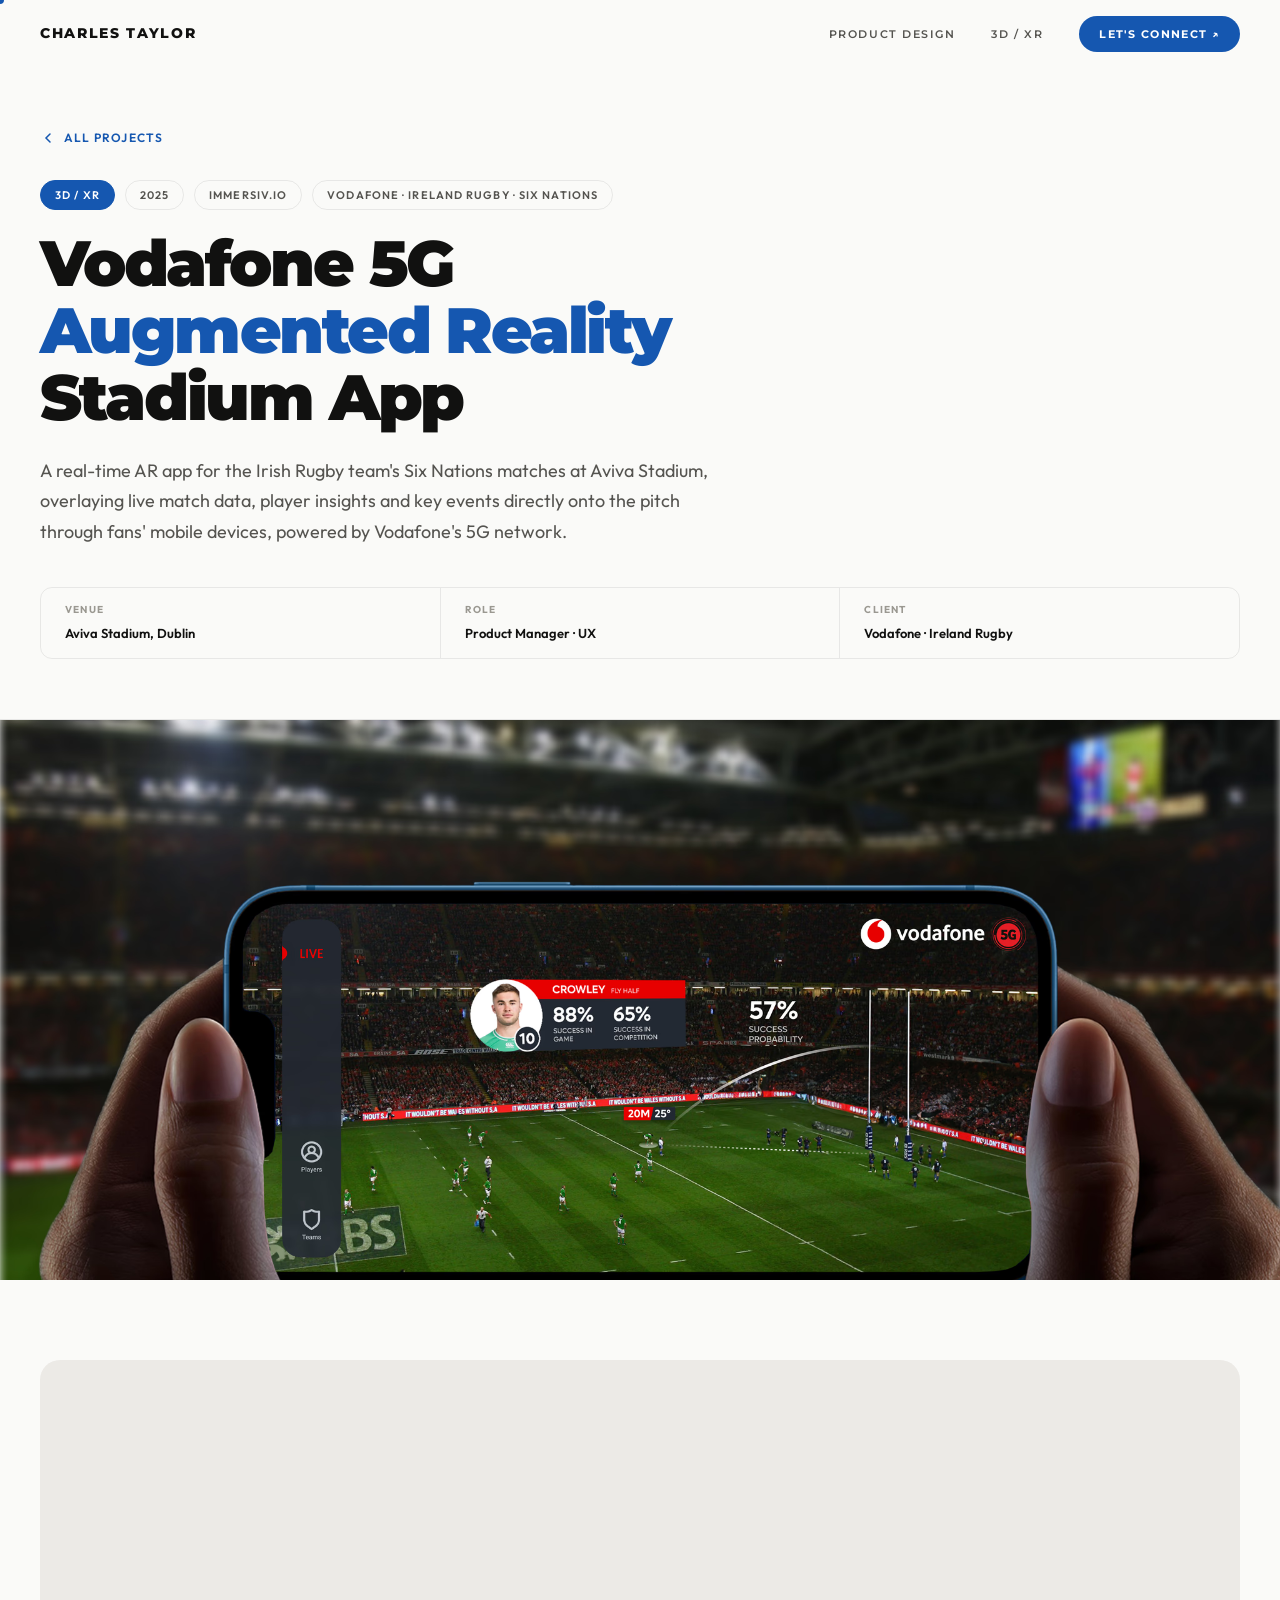
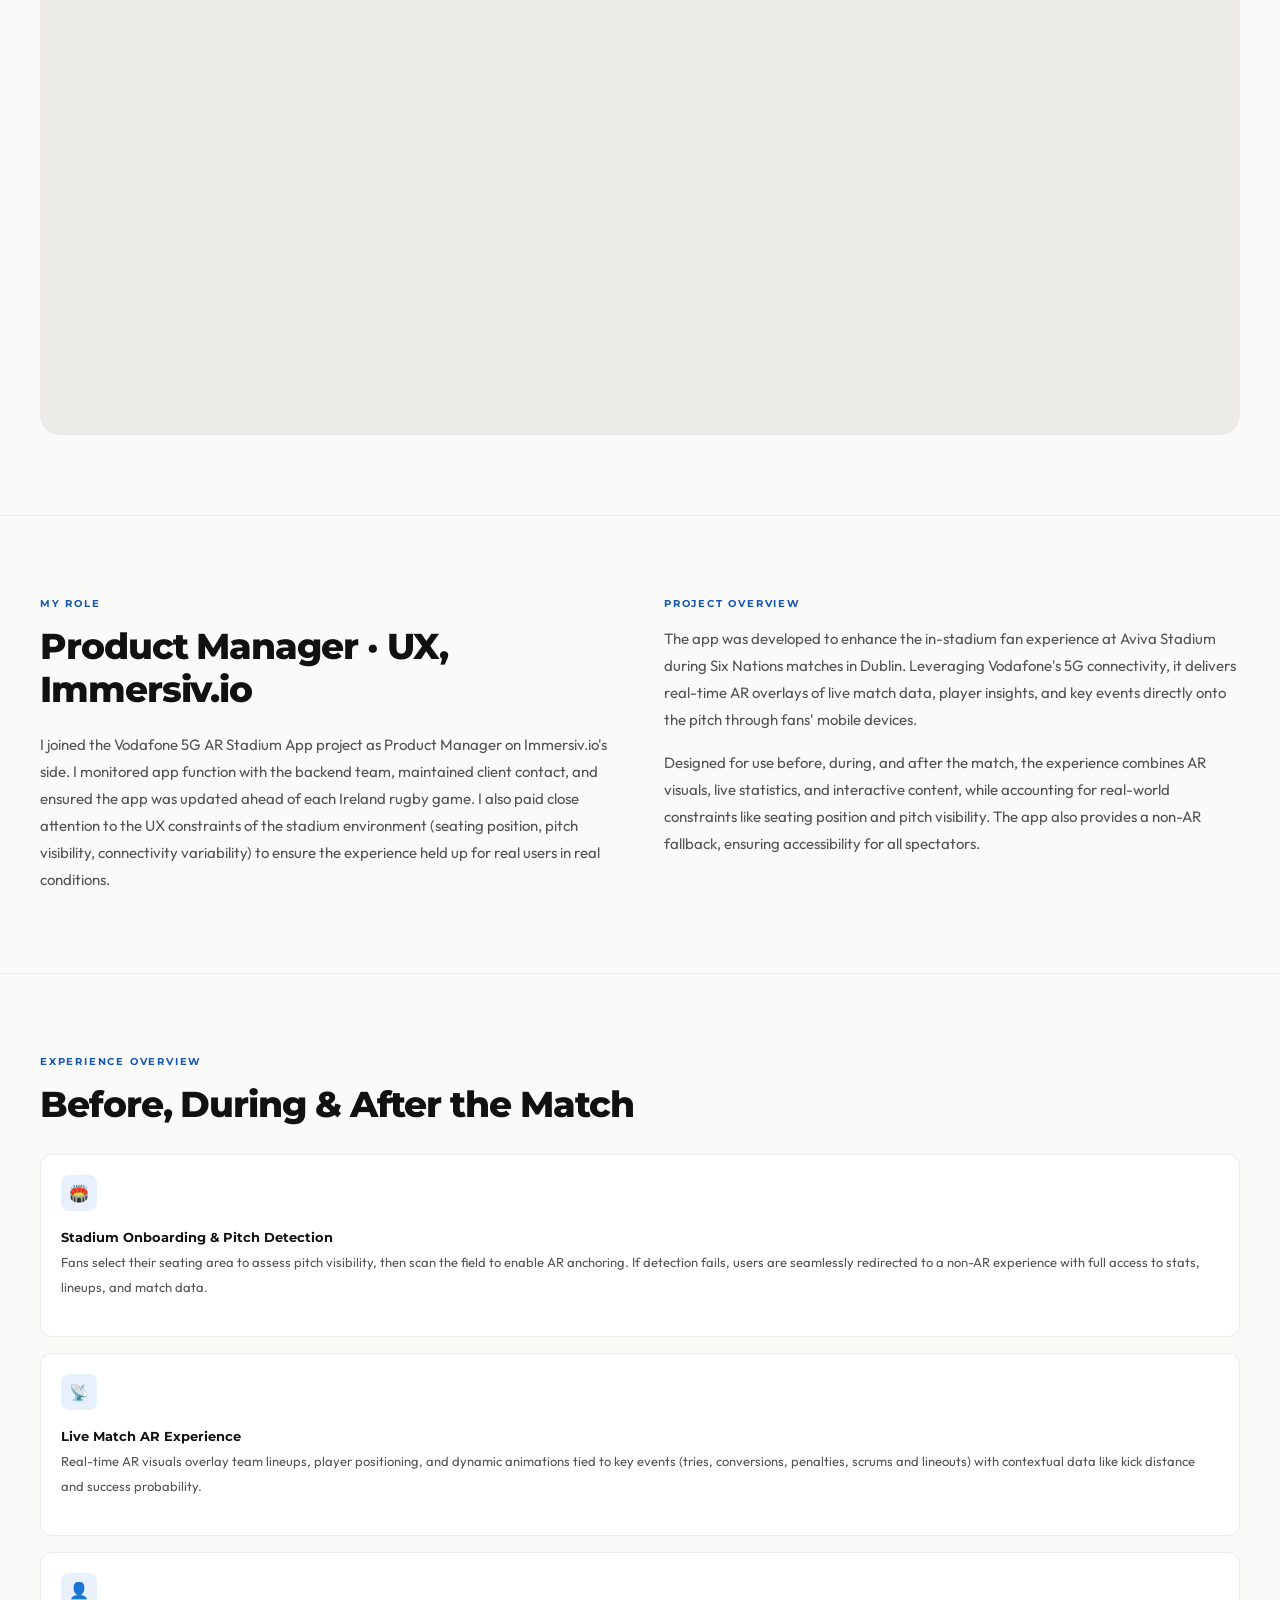
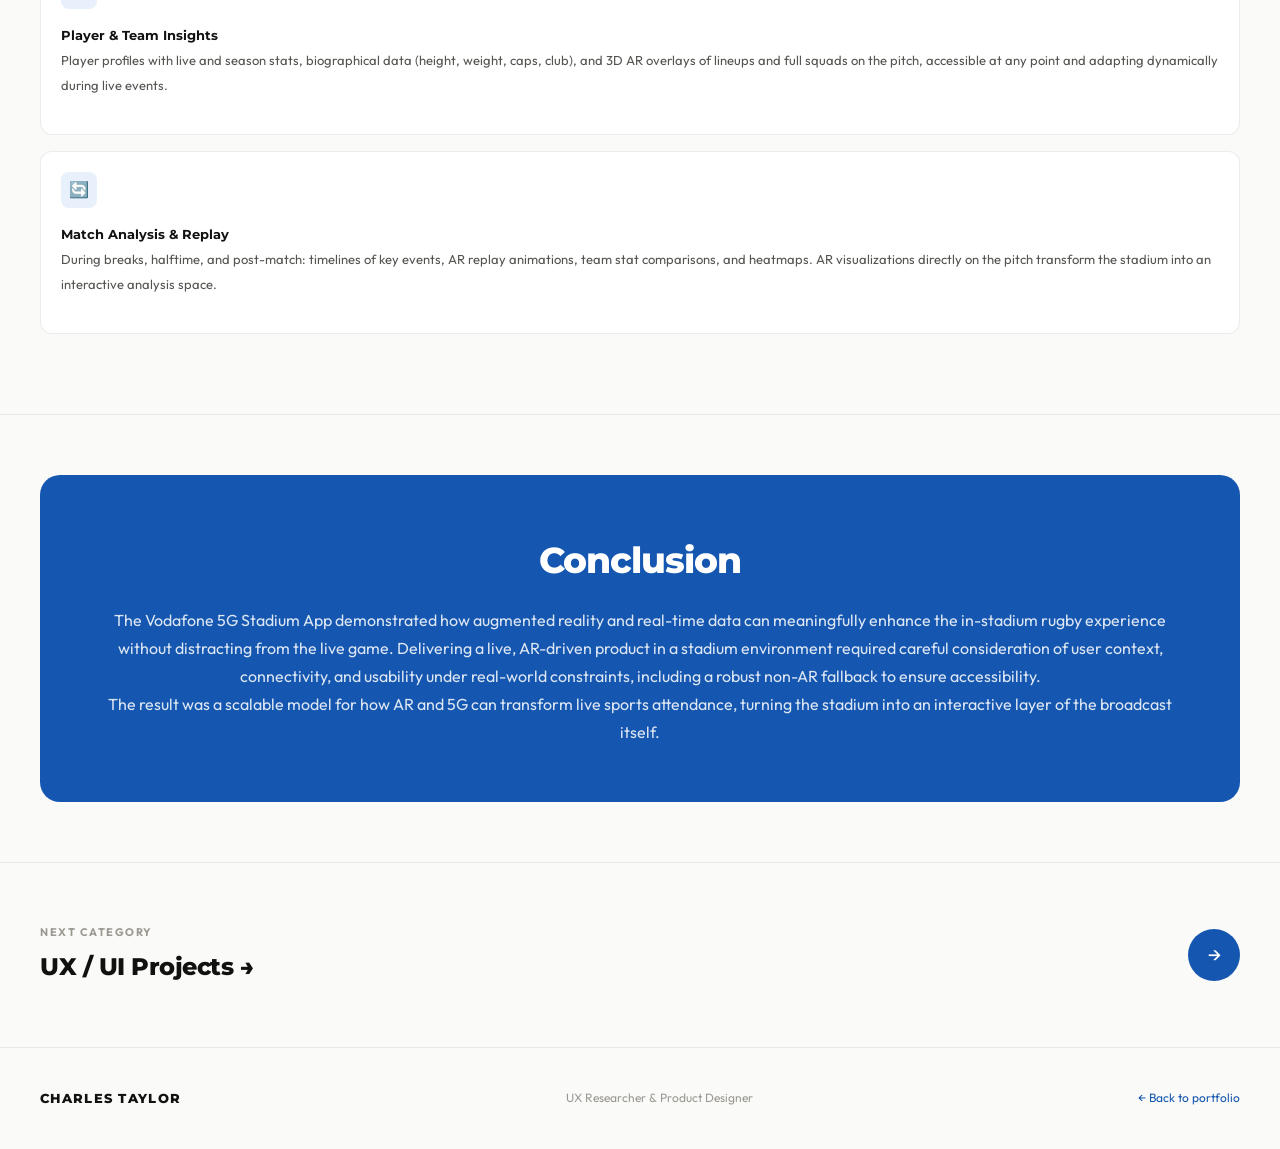
<file: portfolio/projects/vodafone.html>
<!DOCTYPE html>
<html lang="en">
<head>
  <meta charset="UTF-8" />
  <meta name="viewport" content="width=device-width, initial-scale=1.0" />
  <title>Vodafone 5G AR Stadium App — Charles Taylor</title>
  <link rel="stylesheet" href="../css/style.css" />
  <style>body { opacity: 0; }</style>
</head>
<body>
  <div class="cursor-dot"></div>
  <div class="cursor-ring"></div>
  <nav class="nav">
    <a href="../index.html" class="nav-logo">CHARLES TAYLOR</a>
    <div class="nav-links">
      <a href="../index.html#product-design" class="nav-link">Product Design</a>
      <a href="../index.html#xr" class="nav-link">3D / XR</a>
      <a href="../index.html#contact" class="nav-cta">Let's Connect ↗</a>
    </div>
    <button class="nav-menu-btn" aria-label="Open menu"><span></span><span></span></button>
  </nav>
  <div class="mobile-menu">
    <a href="../index.html#product-design">Product Design</a>
    <a href="../index.html#xr">3D / XR</a>
    <a href="../index.html#contact">Let's Connect</a>
  </div>

  <div class="project-hero">
    <div class="container">
      <a href="../index.html" class="breadcrumb">
        <svg width="16" height="16" viewBox="0 0 16 16" fill="none"><path d="M10 12L6 8l4-4" stroke="currentColor" stroke-width="1.5" stroke-linecap="round"/></svg>
        All Projects
      </a>
      <div class="project-hero-meta">
        <span class="meta-tag blue">3D / XR</span>
        <span class="meta-tag">2025</span>
        <span class="meta-tag">Immersiv.io</span>
        <span class="meta-tag">Vodafone · Ireland Rugby · Six Nations</span>
      </div>
      <h1 class="project-title">Vodafone 5G<br/><em>Augmented Reality</em><br/>Stadium App</h1>
      <p class="project-intro">
        A real-time AR app for the Irish Rugby team's Six Nations matches at Aviva Stadium, overlaying live match data, player insights and key events directly onto the pitch through fans' mobile devices, powered by Vodafone's 5G network.
      </p>
      <div class="project-hero-details reveal">
        <div class="detail-item"><span class="detail-label">Venue</span><span class="detail-value">Aviva Stadium, Dublin</span></div>
        <div class="detail-item"><span class="detail-label">Role</span><span class="detail-value">Product Manager · UX</span></div>
        <div class="detail-item"><span class="detail-label">Client</span><span class="detail-value">Vodafone · Ireland Rugby</span></div>
      </div>
    </div>
  </div>

  <!-- Cover image -->
  <div style="max-height:560px;overflow:hidden;">
    <img src="../../Brand_assets/My current portfolio/Vodafone 5G AR Stadium/Experience overview Vodafone 5G AR Stadium App 4th Square Pic and cover pic.avif"
         alt="Vodafone 5G AR Stadium App" style="width:100%;height:560px;object-fit:cover;display:block;" loading="lazy" />
  </div>


  <!-- YouTube video -->
  <div class="project-section">
    <div class="container">
      <div class="media-block reveal">
        <iframe
          src="https://www.youtube.com/embed/TcF6c1_7zSg"
          title="Vodafone 5G AR Stadium Experience"
          frameborder="0"
          allow="accelerometer; autoplay; clipboard-write; encrypted-media; gyroscope; picture-in-picture"
          allowfullscreen>
        </iframe>
      </div>
    </div>
  </div>

  <!-- My Role + Project overview -->
  <div class="project-section">
    <div class="container">
      <div class="content-grid">
        <div>
          <div class="section-label">My Role</div>
          <h2 class="section-h2">Product Manager · UX, Immersiv.io</h2>
          <div class="section-body">
            <p>
              I joined the Vodafone 5G AR Stadium App project as Product Manager on Immersiv.io's side. I monitored app function with the backend team, maintained client contact, and ensured the app was updated ahead of each Ireland rugby game. I also paid close attention to the UX constraints of the stadium environment (seating position, pitch visibility, connectivity variability) to ensure the experience held up for real users in real conditions.
            </p>
          </div>
        </div>
        <div class="reveal reveal-delay-1">
          <div class="section-label">Project Overview</div>
          <div class="section-body">
            <p>
              The app was developed to enhance the in-stadium fan experience at Aviva Stadium during Six Nations matches in Dublin. Leveraging Vodafone's 5G connectivity, it delivers real-time AR overlays of live match data, player insights, and key events directly onto the pitch through fans' mobile devices.
            </p>
            <p>
              Designed for use before, during, and after the match, the experience combines AR visuals, live statistics, and interactive content, while accounting for real-world constraints like seating position and pitch visibility. The app also provides a non-AR fallback, ensuring accessibility for all spectators.
            </p>
          </div>
        </div>
      </div>
    </div>
  </div>

  <!-- Experience overview -->
  <div class="project-section">
    <div class="container">
      <div class="section-label">Experience Overview</div>
      <h2 class="section-h2">Before, During &amp; After the Match</h2>
      <div class="deliverables-list reveal" style="margin-top:28px;">
        <div class="deliverable-item">
          <div class="deliverable-icon">🏟️</div>
          <div class="deliverable-text">
            <strong>Stadium Onboarding &amp; Pitch Detection</strong>
            <span>Fans select their seating area to assess pitch visibility, then scan the field to enable AR anchoring. If detection fails, users are seamlessly redirected to a non-AR experience with full access to stats, lineups, and match data.</span>
          </div>
          <div class="deliverable-preview">
            <img src="../../Brand_assets/My current portfolio/Vodafone 5G AR Stadium/Experience overview Vodafone 5G AR Stadium App 1st Square Pic.avif" alt="Stadium Onboarding" loading="lazy" />
          </div>
        </div>
        <div class="deliverable-item">
          <div class="deliverable-icon">📡</div>
          <div class="deliverable-text">
            <strong>Live Match AR Experience</strong>
            <span>Real-time AR visuals overlay team lineups, player positioning, and dynamic animations tied to key events (tries, conversions, penalties, scrums and lineouts) with contextual data like kick distance and success probability.</span>
          </div>
          <div class="deliverable-preview">
            <img src="../../Brand_assets/My current portfolio/Vodafone 5G AR Stadium/Experience overview Vodafone 5G AR Stadium App 2nd Square Pic.avif" alt="Live Match AR" loading="lazy" />
          </div>
        </div>
        <div class="deliverable-item">
          <div class="deliverable-icon">👤</div>
          <div class="deliverable-text">
            <strong>Player &amp; Team Insights</strong>
            <span>Player profiles with live and season stats, biographical data (height, weight, caps, club), and 3D AR overlays of lineups and full squads on the pitch, accessible at any point and adapting dynamically during live events.</span>
          </div>
          <div class="deliverable-preview">
            <img src="../../Brand_assets/My current portfolio/Vodafone 5G AR Stadium/Experience overview Vodafone 5G AR Stadium App 3rd Square Pic.avif" alt="Player Insights" loading="lazy" />
          </div>
        </div>
        <div class="deliverable-item">
          <div class="deliverable-icon">🔄</div>
          <div class="deliverable-text">
            <strong>Match Analysis &amp; Replay</strong>
            <span>During breaks, halftime, and post-match: timelines of key events, AR replay animations, team stat comparisons, and heatmaps. AR visualizations directly on the pitch transform the stadium into an interactive analysis space.</span>
          </div>
          <div class="deliverable-preview">
            <img src="../../Brand_assets/My current portfolio/Vodafone 5G AR Stadium/Experience overview Vodafone 5G AR Stadium App 4th Square Pic and cover pic.avif" alt="Match Analysis" loading="lazy" />
          </div>
        </div>
      </div>
    </div>
  </div>

  <div class="conclusion-section reveal">
    <h2>Conclusion</h2>
    <p>
      The Vodafone 5G Stadium App demonstrated how augmented reality and real-time data can meaningfully enhance the in-stadium rugby experience without distracting from the live game. Delivering a live, AR-driven product in a stadium environment required careful consideration of user context, connectivity, and usability under real-world constraints, including a robust non-AR fallback to ensure accessibility.
    </p>
    <p>
      The result was a scalable model for how AR and 5G can transform live sports attendance, turning the stadium into an interactive layer of the broadcast itself.
    </p>
  </div>

  <a href="../index.html#ux-projects" class="next-project">
    <div><div class="next-label">Next Category</div><div class="next-title">UX / UI Projects →</div></div>
    <div class="next-arrow">→</div>
  </a>

  <footer>
    <span class="footer-logo">CHARLES TAYLOR</span>
    <span>UX Researcher & Product Designer</span>
    <a href="../index.html" style="color:var(--blue);">← Back to portfolio</a>
  </footer>
  <script src="../js/main.js"></script>
</body>
</html>
</file>
<file: portfolio/css/style.css>
/* =========================================
   CHARLES TAYLOR PORTFOLIO — style.css
   ========================================= */

@import url('https://fonts.googleapis.com/css2?family=Montserrat:wght@400;600;700;800;900&family=Outfit:wght@300;400;500;600&display=swap');

/* ── Variables ───────────────────────────── */
:root {
  --bg: #FAFAF8;
  --surface: #ECEAE6;
  --blue: #1557B0;
  --blue-mid: #2B72D0;
  --blue-light: #E8F0FB;
  --blue-dark: #0D3D80;
  --white: #FFFFFF;
  --ink: #111110;
  --ink-mid: #555450;
  --ink-light: #9A9891;
  --line: rgba(17, 17, 16, 0.08);
  --ff-display: 'Montserrat', sans-serif;
  --ff-body: 'Outfit', sans-serif;
  --radius: 12px;
  --radius-lg: 20px;
  --shadow: 0 4px 24px rgba(21, 87, 176, 0.08);
  --shadow-hover: 0 24px 64px rgba(21, 87, 176, 0.18);
  --transition: 0.45s cubic-bezier(0.25, 0.46, 0.45, 0.94);
  --nav-h: 68px;
}

/* ── Reset ───────────────────────────────── */
*, *::before, *::after { box-sizing: border-box; margin: 0; padding: 0; }

html { scroll-behavior: smooth; font-size: 16px; }

body {
  background: var(--bg);
  color: var(--ink);
  font-family: var(--ff-body);
  font-size: 15px;
  line-height: 1.65;
  overflow-x: hidden;
  cursor: none;
}

a { color: inherit; text-decoration: none; }
img, video { max-width: 100%; display: block; }
button { cursor: none; border: none; background: none; font-family: inherit; }

/* ── Focus Styles ─────────────────────────── */
:focus-visible {
  outline: 2px solid var(--blue);
  outline-offset: 3px;
  border-radius: 4px;
}

/* ── Custom Cursor ───────────────────────── */
.cursor-dot,
.cursor-ring {
  position: fixed;
  top: 0; left: 0;
  pointer-events: none;
  z-index: 9999;
  border-radius: 50%;
  transform: translate(-50%, -50%);
  transition: opacity 0.3s;
}
.cursor-dot {
  width: 8px; height: 8px;
  background: var(--blue);
}
.cursor-ring {
  width: 40px; height: 40px;
  border: 1.5px solid rgba(21, 87, 176, 0.45);
  transition: transform 0.12s ease, width 0.3s, height 0.3s, border-color 0.3s;
}
body.cursor-hover .cursor-ring {
  width: 56px; height: 56px;
  border-color: var(--blue);
}
body.cursor-hidden .cursor-dot,
body.cursor-hidden .cursor-ring { opacity: 0; }

/* ── Nav ─────────────────────────────────── */
.nav {
  position: fixed;
  top: 0; left: 0; right: 0;
  height: var(--nav-h);
  display: flex;
  align-items: center;
  justify-content: space-between;
  padding: 0 40px;
  z-index: 100;
  transition: background 0.4s, box-shadow 0.4s;
}
.nav.scrolled {
  background: rgba(250, 250, 248, 0.96);
  backdrop-filter: blur(12px);
  box-shadow: 0 1px 0 var(--line);
}
.nav-logo {
  font-family: var(--ff-display);
  font-weight: 800;
  font-size: 14px;
  letter-spacing: 0.12em;
  color: var(--ink);
}
.nav-links {
  display: flex;
  align-items: center;
  gap: 36px;
}
.nav-link {
  font-family: var(--ff-display);
  font-size: 11px;
  font-weight: 600;
  letter-spacing: 0.14em;
  color: var(--ink-mid);
  text-transform: uppercase;
  position: relative;
  transition: color 0.25s;
}
.nav-link::after {
  content: '';
  position: absolute;
  bottom: -3px; left: 0; right: 0;
  height: 1px;
  background: var(--blue);
  transform: scaleX(0);
  transform-origin: left;
  transition: transform 0.3s;
}
.nav-link:hover { color: var(--blue); }
.nav-link:hover::after,
.nav-link.active::after { transform: scaleX(1); }
.nav-link.active { color: var(--blue); }

.nav-cta {
  font-family: var(--ff-display);
  font-size: 11px;
  font-weight: 700;
  letter-spacing: 0.12em;
  text-transform: uppercase;
  color: var(--white);
  background: var(--blue);
  padding: 9px 20px;
  border-radius: 100px;
  transition: background 0.25s, transform 0.25s;
}
.nav-cta:hover { background: var(--blue-dark); transform: translateY(-1px); }

.nav-menu-btn {
  display: none;
  flex-direction: column;
  gap: 5px;
  width: 28px;
  cursor: none;
}
.nav-menu-btn span {
  display: block;
  height: 2px;
  background: var(--ink);
  border-radius: 2px;
  transition: var(--transition);
}

/* Mobile menu */
.mobile-menu {
  display: none;
  position: fixed;
  inset: 0;
  background: var(--blue-dark);
  z-index: 99;
  flex-direction: column;
  align-items: center;
  justify-content: center;
  gap: 32px;
  opacity: 0;
  pointer-events: none;
  transition: opacity 0.4s;
}
.mobile-menu.open {
  opacity: 1;
  pointer-events: all;
}
.mobile-menu a {
  font-family: var(--ff-display);
  font-size: 32px;
  font-weight: 800;
  color: var(--white);
  letter-spacing: -0.02em;
  opacity: 0;
  transform: translateY(20px);
  transition: opacity 0.4s, transform 0.4s, color 0.25s;
}
.mobile-menu.open a {
  opacity: 1;
  transform: translateY(0);
}
.mobile-menu a:hover { color: var(--blue-light); }

/* ── Hero ─────────────────────────────────── */
.hero {
  padding-top: var(--nav-h);
  display: flex;
  align-items: center;
  position: relative;
  overflow: hidden;
}
.hero::before {
  content: '';
  position: absolute;
  top: -200px; right: -100px;
  width: 600px; height: 600px;
  background: radial-gradient(circle, var(--blue-light) 0%, transparent 70%);
  pointer-events: none;
}
.hero-inner {
  width: 100%;
  max-width: 1280px;
  margin: 0 auto;
  padding: 60px 40px 24px;
  display: grid;
  grid-template-columns: 1fr 1fr;
  gap: 60px;
  align-items: center;
}
.hero-tag {
  display: inline-flex;
  align-items: center;
  gap: 8px;
  font-size: 12px;
  font-weight: 600;
  letter-spacing: 0.12em;
  text-transform: uppercase;
  color: var(--blue);
  background: var(--blue-light);
  padding: 6px 14px;
  border-radius: 100px;
  margin-bottom: 28px;
}
.hero-tag::before {
  content: '';
  width: 6px; height: 6px;
  border-radius: 50%;
  background: var(--blue);
}
.hero-title {
  font-family: var(--ff-display);
  font-size: clamp(40px, 5.5vw, 72px);
  font-weight: 900;
  line-height: 1.06;
  letter-spacing: -0.03em;
  color: var(--ink);
  margin-bottom: 32px;
  overflow: hidden;
}
.hero-title .line {
  display: block;
  overflow: hidden;
}
.hero-title .line span {
  display: block;
  transform: translateY(110%);
  opacity: 0;
  animation: revealUp 0.9s cubic-bezier(0.16, 1, 0.3, 1) forwards;
}
.hero-title .line:nth-child(1) span { animation-delay: 0.1s; }
.hero-title .line:nth-child(2) span { animation-delay: 0.2s; }
.hero-title .line:nth-child(3) span { animation-delay: 0.3s; }
.hero-title .line:nth-child(4) span { animation-delay: 0.4s; }
.hero-title em {
  font-style: normal;
  color: var(--blue);
}

.hero-bio {
  font-size: 16px;
  color: var(--ink-mid);
  line-height: 1.7;
  max-width: 460px;
  margin-bottom: 36px;
  opacity: 0;
  animation: fadeUp 0.8s ease forwards 0.6s;
}

.hero-actions {
  display: flex;
  gap: 16px;
  flex-wrap: wrap;
  opacity: 0;
  animation: fadeUp 0.8s ease forwards 0.75s;
}
.btn-primary {
  display: inline-flex;
  align-items: center;
  gap: 8px;
  font-family: var(--ff-display);
  font-size: 12px;
  font-weight: 700;
  letter-spacing: 0.1em;
  text-transform: uppercase;
  color: var(--white);
  background: var(--blue);
  padding: 14px 28px;
  border-radius: 100px;
  transition: background 0.25s, transform 0.25s, box-shadow 0.25s;
}
.btn-primary:hover {
  background: var(--blue-dark);
  transform: translateY(-2px);
  box-shadow: 0 8px 24px rgba(21, 87, 176, 0.3);
}
.btn-secondary {
  display: inline-flex;
  align-items: center;
  gap: 8px;
  font-family: var(--ff-display);
  font-size: 12px;
  font-weight: 700;
  letter-spacing: 0.1em;
  text-transform: uppercase;
  color: var(--blue);
  border: 1.5px solid var(--blue);
  padding: 13px 28px;
  border-radius: 100px;
  transition: background 0.25s, color 0.25s, transform 0.25s;
}
.btn-secondary:hover {
  background: var(--blue);
  color: var(--white);
  transform: translateY(-2px);
}

.hero-right {
  display: flex;
  flex-direction: column;
  align-items: center;
  gap: 28px;
  opacity: 0;
  animation: fadeUp 0.9s ease forwards 0.4s;
}
.hero-photo-wrap {
  position: relative;
  width: 260px; height: 260px;
}
.hero-photo-ring {
  position: absolute;
  inset: -12px;
  border-radius: 50%;
  border: 1.5px dashed rgba(21, 87, 176, 0.3);
  animation: rotateSlow 30s linear infinite;
}
.hero-photo {
  width: 100%; height: 100%;
  border-radius: 50%;
  overflow: hidden;
  background: var(--blue-light);
  display: flex;
  align-items: center;
  justify-content: center;
}
.hero-photo img {
  width: 100%;
  height: 100%;
  object-fit: cover;
  object-position: center 100%;
  transform: scale(1.5);
  transform-origin: center 20%;
}
.hero-photo-initials {
  font-family: var(--ff-display);
  font-size: 56px;
  font-weight: 900;
  color: var(--blue);
  letter-spacing: -0.02em;
}

.hero-stats {
  display: grid;
  grid-template-columns: repeat(3, 1fr);
  gap: 16px;
  width: 100%;
  max-width: 340px;
}
.stat-item {
  text-align: center;
  padding: 16px 12px;
  background: var(--white);
  border-radius: var(--radius);
  border: 1px solid var(--line);
}
.stat-num {
  font-family: var(--ff-display);
  font-size: 22px;
  font-weight: 800;
  color: var(--blue);
  letter-spacing: -0.02em;
}
.stat-label {
  font-size: 12px;
  color: var(--ink-light);
  letter-spacing: 0.06em;
  text-transform: uppercase;
  margin-top: 2px;
}

.hero-scroll {
  position: absolute;
  bottom: 32px;
  left: 50%;
  transform: translateX(-50%);
  display: flex;
  flex-direction: column;
  align-items: center;
  gap: 8px;
  font-size: 10px;
  letter-spacing: 0.14em;
  text-transform: uppercase;
  color: var(--ink-light);
  animation: fadeIn 1s ease forwards 1.2s;
  opacity: 0;
}
.scroll-line {
  width: 1px; height: 48px;
  background: linear-gradient(to bottom, var(--ink-light), transparent);
  animation: scrollBounce 2s ease-in-out infinite;
}

/* ── Featured Clients ────────────────────── */
.featured-clients {
  padding: 48px 0;
}
.featured-label {
  font-family: var(--ff-display);
  font-size: 10px;
  font-weight: 700;
  letter-spacing: 0.18em;
  text-transform: uppercase;
  color: var(--ink-light);
  text-align: center;
  margin-bottom: 28px;
}
.featured-grid {
  display: flex;
  justify-content: center;
  gap: 16px;
  flex-wrap: wrap;
}
.featured-grid .featured-card {
  flex: 0 0 210px;
}
.featured-card {
  display: flex;
  flex-direction: column;
  align-items: center;
  gap: 16px;
  padding: 28px 12px 20px;
  background: var(--white);
  border: 1px solid var(--line);
  border-radius: var(--radius-lg);
  transition: border-color 0.25s, transform 0.25s, box-shadow 0.25s;
  cursor: none;
}
.featured-card:hover {
  border-color: var(--blue-mid);
  transform: translateY(-4px);
  box-shadow: var(--shadow-hover);
}
.featured-card-logo {
  height: 52px;
  display: flex;
  align-items: center;
  justify-content: center;
}
.featured-card-logo img {
  max-height: 52px;
  max-width: 100px;
  width: auto;
  object-fit: contain;
  filter: grayscale(0.2);
  transition: filter 0.25s;
}
.featured-card:hover .featured-card-logo img { filter: grayscale(0); }
.featured-card-info {
  display: flex;
  flex-direction: column;
  align-items: center;
  gap: 4px;
  text-align: center;
}
.featured-card-tag {
  font-size: 9px;
  font-weight: 700;
  letter-spacing: 0.14em;
  text-transform: uppercase;
  color: var(--blue);
  background: var(--blue-light);
  padding: 3px 8px;
  border-radius: 100px;
}
.featured-card-name {
  font-family: var(--ff-display);
  font-size: 13px;
  font-weight: 700;
  color: var(--ink);
}

@media (max-width: 768px) {
  .featured-grid .featured-card { flex: 0 0 calc(50% - 8px); }
}
@media (max-width: 480px) {
  .featured-grid .featured-card { flex: 0 0 calc(50% - 8px); }
}

/* ── Logo Strip ──────────────────────────── */
.logo-strip {
  border-top: 1px solid var(--line);
  border-bottom: 1px solid var(--line);
  padding: 36px 0;
  overflow: hidden;
  background: var(--white);
}
.logo-strip-label {
  text-align: center;
  font-size: 10px;
  font-weight: 700;
  letter-spacing: 0.18em;
  text-transform: uppercase;
  color: var(--ink-light);
  margin-bottom: 16px;
}
.logo-track {
  display: flex;
  width: max-content;
  animation: marquee 22s linear infinite;
}
.logo-track:hover { animation-play-state: paused; }
.logo-set {
  display: flex;
  align-items: center;
  gap: 0;
}
.logo-item {
  display: flex;
  align-items: center;
  justify-content: center;
  padding: 0 44px;
  border-right: 1px solid var(--line);
  height: 56px;
  opacity: 0.5;
  transition: opacity 0.25s;
}
.logo-item:hover { opacity: 1; }
.logo-item svg { height: 28px; width: auto; display: block; }
.logo-item img {
  width: 100px;
  height: 36px;
  object-fit: contain;
  display: block;
  filter: grayscale(1);
  transition: filter 0.25s;
}
.logo-item:hover img { filter: grayscale(0); }

@keyframes marquee {
  from { transform: translateX(0); }
  to   { transform: translateX(-50%); }
}

/* ── Section Layout ──────────────────────── */
.container {
  max-width: 1280px;
  margin: 0 auto;
  padding: 0 40px;
}

.section-header {
  display: flex;
  align-items: baseline;
  gap: 16px;
  margin-bottom: 48px;
  padding-bottom: 20px;
  border-bottom: 1px solid var(--line);
}
.section-num {
  font-family: var(--ff-display);
  font-size: 11px;
  font-weight: 700;
  letter-spacing: 0.14em;
  color: var(--blue);
  text-transform: uppercase;
}
.section-title {
  font-family: var(--ff-display);
  font-size: clamp(28px, 3.5vw, 44px);
  font-weight: 800;
  letter-spacing: -0.03em;
  color: var(--ink);
}
.section-desc {
  margin-left: auto;
  font-size: 14px;
  color: var(--ink-light);
  max-width: 260px;
  text-align: right;
}

/* ── Quote / About ───────────────────────── */
.about-section {
  padding: 100px 0;
}

/* Pull quote */
.pull-quote {
  display: flex;
  gap: 28px;
  align-items: flex-start;
  padding: 36px 40px;
  background: var(--blue);
  border-radius: var(--radius-lg);
  margin-bottom: 48px;
}
.pull-quote-bar {
  width: 3px;
  min-height: 100%;
  background: rgba(255,255,255,0.3);
  border-radius: 2px;
  flex-shrink: 0;
  align-self: stretch;
}
.pull-quote-body { flex: 1; }
.pull-quote-text {
  font-size: 18px;
  line-height: 1.65;
  font-style: italic;
  color: var(--white);
  margin-bottom: 16px;
}
.pull-quote-author {
  font-family: var(--ff-display);
  font-size: 11px;
  font-weight: 700;
  letter-spacing: 0.12em;
  text-transform: uppercase;
  color: rgba(255,255,255,0.65);
}

/* 3-col about grid */
.about-grid {
  display: grid;
  grid-template-columns: 2fr 1.5fr 1.5fr;
  gap: 0;
  border: 1px solid var(--line);
  border-radius: var(--radius-lg);
  overflow: hidden;
}
.about-col {
  padding: 32px;
  border-right: 1px solid var(--line);
}
.about-col:last-child { border-right: none; }
.about-col-label {
  font-family: var(--ff-display);
  font-size: 10px;
  font-weight: 700;
  letter-spacing: 0.18em;
  text-transform: uppercase;
  color: var(--blue);
  margin-bottom: 14px;
}
.about-col-title {
  font-family: var(--ff-display);
  font-size: 20px;
  font-weight: 800;
  letter-spacing: -0.02em;
  line-height: 1.2;
  margin-bottom: 16px;
  color: var(--ink);
}
.about-col-body {
  font-size: 14px;
  color: var(--ink-mid);
  line-height: 1.75;
  margin-bottom: 12px;
}
.about-col-body:last-child { margin-bottom: 0; }

.skills-list {
  display: flex;
  flex-wrap: wrap;
  gap: 8px;
}
.skill-tag {
  font-size: 12px;
  font-weight: 500;
  color: var(--blue);
  background: var(--blue-light);
  padding: 5px 12px;
  border-radius: 100px;
  border: 1px solid rgba(21, 87, 176, 0.2);
}
.edu-list {
  display: flex;
  flex-direction: column;
  gap: 16px;
}
.edu-item {
  font-size: 13px;
  color: var(--ink-mid);
  line-height: 1.5;
  padding-left: 14px;
  border-left: 2px solid var(--blue-light);
}

@media (max-width: 900px) {
  .about-grid { grid-template-columns: 1fr; }
  .about-col { border-right: none; border-bottom: 1px solid var(--line); }
  .about-col:last-child { border-bottom: none; }
  .pull-quote { padding: 24px; }
}

/* ── Projects Grid ───────────────────────── */
.projects-section {
  padding: 100px 0;
}
.projects-grid {
  display: grid;
  grid-template-columns: repeat(12, 1fr);
  gap: 20px;
}

/* Card sizes */
.card--large  { grid-column: span 8; }
.card--medium { grid-column: span 6; }
.card--small  { grid-column: span 4; }
.card--hero   { grid-column: span 12; }

.project-card {
  position: relative;
  border-radius: var(--radius-lg);
  overflow: hidden;
  background: var(--surface);
  cursor: none;
  group: true;
}
.project-card-inner {
  position: relative;
  aspect-ratio: 16/10;
  overflow: hidden;
}
.card--large .project-card-inner { aspect-ratio: 16/9; }
.card--small  .project-card-inner { aspect-ratio: 4/3; }
.card--hero .project-card-inner  { aspect-ratio: 4.5/1; }

.project-card-img {
  width: 100%;
  height: 100%;
  object-fit: cover;
  transition: transform 0.7s cubic-bezier(0.25, 0.46, 0.45, 0.94);
}
.project-card:hover .project-card-img { transform: scale(1.06); }

.project-card-overlay {
  position: absolute;
  inset: 0;
  background: linear-gradient(to top, rgba(13, 61, 128, 0.85) 0%, rgba(13, 61, 128, 0.1) 60%, transparent 100%);
  opacity: 0;
  transition: opacity 0.4s;
}
.project-card:hover .project-card-overlay { opacity: 1; }

.project-card-body {
  padding: 20px 22px;
}
.project-card-meta {
  display: flex;
  align-items: center;
  gap: 10px;
  margin-bottom: 8px;
}
.card-category {
  font-size: 10px;
  font-weight: 700;
  letter-spacing: 0.12em;
  text-transform: uppercase;
  color: var(--blue);
  background: var(--blue-light);
  padding: 4px 10px;
  border-radius: 100px;
}
.card-year {
  font-size: 11px;
  color: var(--ink-light);
}
.project-card-title {
  font-family: var(--ff-display);
  font-size: clamp(15px, 1.4vw, 19px);
  font-weight: 800;
  letter-spacing: -0.02em;
  color: var(--ink);
  margin-bottom: 4px;
  line-height: 1.25;
}
.project-card-role {
  font-size: 13px;
  color: var(--ink-mid);
}
.project-card-arrow {
  position: absolute;
  bottom: 20px; right: 22px;
  width: 36px; height: 36px;
  background: var(--blue);
  border-radius: 50%;
  display: flex;
  align-items: center;
  justify-content: center;
  color: var(--white);
  font-size: 16px;
  transform: scale(0);
  transition: transform 0.35s cubic-bezier(0.34, 1.56, 0.64, 1);
}
.project-card:hover .project-card-arrow { transform: scale(1); }

/* Fallback color backgrounds for cards without images */
.card-bg--blue   { background: linear-gradient(135deg, #1557B0, #2B72D0); }
.card-bg--dark   { background: linear-gradient(135deg, #111, #333); }
.card-bg--grey   { background: linear-gradient(135deg, #ECEAE6, #D8D5D0); }
.card-bg--green  { background: linear-gradient(135deg, #0D6E4E, #1A9E6E); }

/* ── Horizontal scroll strip (Category label) */
.category-strip {
  display: flex;
  align-items: center;
  gap: 20px;
  margin-bottom: 32px;
}
.category-label {
  font-family: var(--ff-display);
  font-size: 11px;
  font-weight: 700;
  letter-spacing: 0.16em;
  text-transform: uppercase;
  color: var(--white);
  background: var(--blue);
  padding: 7px 16px;
  border-radius: 100px;
}
.category-line {
  flex: 1;
  height: 1px;
  background: var(--line);
}

/* ── Contact ─────────────────────────────── */
.contact-section {
  padding: 80px 0;
  text-align: center;
}
.contact-section h2 {
  font-family: var(--ff-display);
  font-size: clamp(40px, 6vw, 80px);
  font-weight: 900;
  letter-spacing: -0.04em;
  line-height: 1;
  margin-bottom: 24px;
}
.contact-section h2 em {
  font-style: normal;
  color: var(--blue);
}
.contact-section p {
  font-size: 17px;
  color: var(--ink-mid);
  max-width: 480px;
  margin: 0 auto 36px;
}
.contact-links {
  display: flex;
  align-items: center;
  justify-content: center;
  gap: 16px;
  flex-wrap: wrap;
}
.btn-copy-email {
  border: none;
  cursor: none;
}
.btn-copy-email.copied {
  background: #1a9e5c;
  box-shadow: 0 8px 24px rgba(26, 158, 92, 0.3);
}
.btn-copy-email.copied:hover {
  background: #158a4f;
}

/* ── Footer ──────────────────────────────── */
footer {
  padding: 40px;
  border-top: 1px solid var(--line);
  display: flex;
  align-items: center;
  justify-content: space-between;
  font-size: 12px;
  color: var(--ink-light);
}
.footer-logo {
  font-family: var(--ff-display);
  font-weight: 800;
  font-size: 13px;
  letter-spacing: 0.1em;
  color: var(--ink);
}

/* ══════════════════════════════════════════
   PROJECT PAGES
   ══════════════════════════════════════════ */
.project-hero {
  padding-top: calc(var(--nav-h) + 60px);
  padding-bottom: 60px;
  border-bottom: 1px solid var(--line);
}
.breadcrumb {
  display: inline-flex;
  align-items: center;
  gap: 8px;
  font-size: 12px;
  font-weight: 600;
  letter-spacing: 0.1em;
  text-transform: uppercase;
  color: var(--blue);
  margin-bottom: 32px;
  transition: opacity 0.25s;
}
.breadcrumb:hover { opacity: 0.7; }
.breadcrumb svg { transition: transform 0.25s; }
.breadcrumb:hover svg { transform: translateX(-3px); }

.project-hero-meta {
  display: flex;
  flex-wrap: wrap;
  gap: 10px;
  margin-bottom: 20px;
}
.meta-tag {
  font-size: 11px;
  font-weight: 600;
  letter-spacing: 0.1em;
  text-transform: uppercase;
  padding: 5px 14px;
  border-radius: 100px;
  border: 1.5px solid var(--line);
  color: var(--ink-mid);
}
.meta-tag.blue {
  background: var(--blue);
  color: var(--white);
  border-color: var(--blue);
}

/* Project hero detail row (Role / Available on / Client) */
.project-hero-details {
  display: flex;
  flex-wrap: wrap;
  gap: 0;
  margin-top: 32px;
  border: 1px solid var(--line);
  border-radius: var(--radius);
  overflow: hidden;
}
.detail-item {
  display: flex;
  flex-direction: column;
  gap: 4px;
  padding: 14px 24px;
  border-right: 1px solid var(--line);
  flex: 1;
  min-width: 140px;
}
.detail-item:last-child { border-right: none; }
.detail-label {
  font-size: 10px;
  font-weight: 700;
  letter-spacing: 0.12em;
  text-transform: uppercase;
  color: var(--ink-light);
}
.detail-value {
  font-size: 13px;
  font-weight: 600;
  color: var(--ink);
}

.project-title {
  font-family: var(--ff-display);
  font-size: clamp(32px, 5vw, 64px);
  font-weight: 900;
  letter-spacing: -0.04em;
  line-height: 1.05;
  margin-bottom: 24px;
}
.project-title em {
  font-style: normal;
  color: var(--blue);
}

.project-intro {
  font-size: 18px;
  color: var(--ink-mid);
  line-height: 1.7;
  max-width: 700px;
  margin-bottom: 40px;
}

/* Stats row */
.stats-row {
  display: flex;
  flex-wrap: wrap;
  gap: 0;
}
.stat-box {
  padding: 24px 36px;
  border-right: 1px solid var(--line);
}
.stat-box:first-child { padding-left: 0; }
.stat-box:last-child { border-right: none; }
.stat-box-num {
  font-family: var(--ff-display);
  font-size: 32px;
  font-weight: 900;
  color: var(--blue);
  letter-spacing: -0.03em;
}
.stat-box-label {
  font-size: 12px;
  color: var(--ink-light);
  letter-spacing: 0.06em;
  text-transform: uppercase;
}

/* Partners strip */
.partners-strip {
  display: flex;
  align-items: center;
  flex-wrap: wrap;
  gap: 24px;
  padding: 24px 0;
  border-top: 1px solid var(--line);
  border-bottom: 1px solid var(--line);
  margin-bottom: 60px;
}
.partners-label {
  font-size: 10px;
  font-weight: 700;
  letter-spacing: 0.14em;
  text-transform: uppercase;
  color: var(--ink-light);
}

/* Project content sections */
.project-section {
  padding: 80px 0;
  border-bottom: 1px solid var(--line);
}
.project-section:last-of-type { border-bottom: none; }

.section-label {
  font-family: var(--ff-display);
  font-size: 10px;
  font-weight: 700;
  letter-spacing: 0.18em;
  text-transform: uppercase;
  color: var(--blue);
  margin-bottom: 12px;
}
.section-h2 {
  font-family: var(--ff-display);
  font-size: clamp(24px, 3vw, 36px);
  font-weight: 800;
  letter-spacing: -0.03em;
  margin-bottom: 20px;
  line-height: 1.2;
}
.section-body {
  font-size: 15px;
  color: var(--ink-mid);
  line-height: 1.8;
  max-width: 680px;
}
.section-body p { margin-bottom: 16px; }
.section-body p:last-child { margin-bottom: 0; }

.content-grid {
  display: grid;
  grid-template-columns: 1fr 1fr;
  gap: 48px;
  align-items: start;
}
.content-grid.reverse { direction: rtl; }
.content-grid.reverse > * { direction: ltr; }

/* Media blocks */
.media-block {
  border-radius: var(--radius-lg);
  overflow: hidden;
  background: var(--surface);
}
.media-block img,
.media-block video {
  width: 100%;
  height: 100%;
  object-fit: cover;
  display: block;
}
.media-block video { max-height: 480px; object-fit: cover; }

.media-block iframe {
  width: 100%;
  aspect-ratio: 16/9;
  border: none;
  display: block;
}

/* Deliverables list */
.deliverables-list {
  display: flex;
  flex-direction: column;
  gap: 16px;
  margin-top: 24px;
}
.deliverable-item {
  display: flex;
  flex-wrap: wrap;
  gap: 16px;
  padding: 20px;
  background: var(--white);
  border-radius: var(--radius);
  border: 1px solid var(--line);
  transition: border-color 0.25s, box-shadow 0.25s;
  cursor: default;
}
.deliverable-item:hover {
  border-color: var(--blue-mid);
  box-shadow: var(--shadow);
}
.deliverable-preview {
  width: 100%;
  max-height: 0;
  overflow: hidden;
  opacity: 0;
  margin-top: 0;
  transition: max-height 0.5s ease, opacity 0.4s ease, margin-top 0.4s ease;
}
.deliverable-item:hover .deliverable-preview {
  max-height: 640px;
  opacity: 1;
  margin-top: 16px;
}
.deliverable-preview img {
  width: min(640px, 100%);
  height: auto;
  display: block;
  margin: 0 auto;
  border-radius: var(--radius);
  transform: scale(1.05);
  transition: transform 0.55s ease;
}
.deliverable-item:hover .deliverable-preview img,
.deliverable-item:hover .deliverable-preview video {
  transform: scale(1.0);
}
.deliverable-icon {
  width: 36px; height: 36px;
  border-radius: 8px;
  background: var(--blue-light);
  display: flex;
  align-items: center;
  justify-content: center;
  color: var(--blue);
  font-size: 16px;
  flex-shrink: 0;
}
.deliverable-text strong {
  display: block;
  font-family: var(--ff-display);
  font-size: 13px;
  font-weight: 700;
  color: var(--ink);
  margin-bottom: 2px;
}
.deliverable-text span {
  font-size: 13px;
  color: var(--ink-mid);
}

/* Experience overview grid */
.experience-grid {
  display: grid;
  grid-template-columns: repeat(2, 1fr);
  gap: 16px;
}
.experience-grid.four-cols { grid-template-columns: repeat(4, 1fr); }
.experience-grid-item {
  border-radius: var(--radius);
  overflow: hidden;
  aspect-ratio: 1;
  background: var(--surface);
}
.experience-grid-item img {
  width: 100%;
  height: 100%;
  object-fit: cover;
  transition: transform 0.5s;
}
.experience-grid-item:hover img { transform: scale(1.04); }

/* LinkedIn links */
.linkedin-links {
  display: grid;
  grid-template-columns: 1fr 1fr;
  gap: 14px;
  margin-top: 24px;
}
.linkedin-link-card {
  display: flex;
  align-items: center;
  gap: 12px;
  padding: 16px 18px;
  background: var(--white);
  border-radius: var(--radius);
  border: 1px solid var(--line);
  transition: border-color 0.25s, transform 0.25s, box-shadow 0.25s;
}
.linkedin-link-card:hover {
  border-color: #0A66C2;
  transform: translateY(-2px);
  box-shadow: 0 8px 24px rgba(10, 102, 194, 0.12);
}
.linkedin-link-icon {
  width: 36px; height: 36px;
  background: #0A66C2;
  border-radius: 8px;
  display: flex;
  align-items: center;
  justify-content: center;
  flex-shrink: 0;
}
.linkedin-link-icon svg { fill: white; width: 18px; height: 18px; }
.linkedin-link-text {
  font-size: 13px;
  font-weight: 500;
  color: var(--ink);
  line-height: 1.3;
}
.linkedin-link-arrow {
  margin-left: auto;
  color: var(--ink-light);
  font-size: 14px;
}

/* Conclusion */
.conclusion-section {
  padding: 56px 20px;
  background: var(--blue);
  color: var(--white);
  border-radius: var(--radius-lg);
  margin: 60px 40px;
  text-align: center;
}
.conclusion-section h2 {
  font-family: var(--ff-display);
  font-size: clamp(24px, 3vw, 36px);
  font-weight: 800;
  letter-spacing: -0.03em;
  margin-bottom: 16px;
}
.conclusion-section p {
  font-size: 16px;
  opacity: 0.85;
  max-width: 1100px;
  margin: 0 auto;
  line-height: 1.75;
}

/* Next project link */
.next-project {
  padding: 60px 40px;
  display: flex;
  align-items: center;
  justify-content: space-between;
  border-top: 1px solid var(--line);
  transition: background 0.3s;
}
.next-project:hover { background: var(--blue-light); }
.next-label {
  font-size: 11px;
  font-weight: 700;
  letter-spacing: 0.14em;
  text-transform: uppercase;
  color: var(--ink-light);
  margin-bottom: 6px;
}
.next-title {
  font-family: var(--ff-display);
  font-size: 24px;
  font-weight: 800;
  letter-spacing: -0.02em;
  color: var(--ink);
}
.next-arrow {
  width: 52px; height: 52px;
  border-radius: 50%;
  background: var(--blue);
  display: flex;
  align-items: center;
  justify-content: center;
  color: var(--white);
  font-size: 20px;
  transition: transform 0.3s;
}
.next-project:hover .next-arrow { transform: translateX(6px); }

/* ── Try It Out Widget (US Open) ─────────── */
.try-widget {
  position: fixed;
  bottom: 80px;
  right: 50px;
  z-index: 1000;
  opacity: 0;
  pointer-events: none;
  transition: opacity 0.35s ease;
}
.try-widget.visible {
  opacity: 1;
  pointer-events: auto;
}
.try-widget-btn {
  display: flex;
  align-items: center;
  gap: 12px;
  padding: 17px 30px;
  background: var(--blue);
  color: var(--white);
  border-radius: 100px;
  font-family: var(--ff-display);
  font-size: 16px;
  font-weight: 700;
  letter-spacing: 0.06em;
  box-shadow: 0 12px 48px rgba(21, 87, 176, 0.5);
  transition: transform 0.25s, background 0.25s, box-shadow 0.25s;
  cursor: none;
  border: 2px solid rgba(255,255,255,0.15);
}
.try-widget-btn:hover {
  background: var(--blue-dark);
  transform: translateY(-3px);
  box-shadow: 0 16px 48px rgba(21, 87, 176, 0.5);
}

/* ── Scroll Reveal Animation Classes ─────── */
.reveal {
  opacity: 0;
  transform: translateY(30px);
  transition: opacity 0.7s ease, transform 0.7s cubic-bezier(0.16, 1, 0.3, 1);
}
.reveal.revealed {
  opacity: 1;
  transform: translateY(0);
}
.reveal-delay-1 { transition-delay: 0.1s; }
.reveal-delay-2 { transition-delay: 0.2s; }
.reveal-delay-3 { transition-delay: 0.3s; }
.reveal-delay-4 { transition-delay: 0.4s; }

/* ── Keyframes ───────────────────────────── */
@keyframes revealUp {
  to { transform: translateY(0); opacity: 1; }
}
@keyframes fadeUp {
  from { opacity: 0; transform: translateY(20px); }
  to   { opacity: 1; transform: translateY(0); }
}
@keyframes fadeIn {
  to { opacity: 1; }
}
@keyframes rotateSlow {
  from { transform: rotate(0deg); }
  to   { transform: rotate(360deg); }
}
@keyframes scrollBounce {
  0%, 100% { transform: scaleY(1); }
  50%       { transform: scaleY(0.6); }
}
@keyframes pulse {
  0%, 100% { opacity: 1; transform: scale(1); }
  50%       { opacity: 0.6; transform: scale(0.85); }
}

/* ── Responsive ──────────────────────────── */
@media (max-width: 1024px) {
  .hero-inner { grid-template-columns: 1fr; gap: 40px; text-align: center; }
  .hero-right { align-items: center; }
  .hero-bio, .btn-primary, .btn-secondary { max-width: 100%; }
  .hero-actions { justify-content: center; }
  .quote-grid { grid-template-columns: 1fr; }
  .content-grid { grid-template-columns: 1fr; }
  .content-grid.reverse { direction: ltr; }
  .projects-grid { grid-template-columns: 1fr 1fr; }
  .card--large, .card--medium, .card--small, .card--hero { grid-column: span 1; }
}

@media (max-width: 768px) {
  .logo-item {
    padding: 0 12px;
    height: 44px;
  }
  .logo-item img {
    width: 60px;
    height: 24px;
  }
  .carousel-track .project-card { flex: 0 0 70vw; }

  :root { --nav-h: 60px; }
  .nav { padding: 0 20px; }
  .nav-links { display: none; }
  .nav-menu-btn { display: flex; }
  .mobile-menu { display: flex; }
  .hero-scroll { display: none; }
  .cursor-dot, .cursor-ring { display: none; }
  .container { padding: 0 20px; }
  .hero-inner { padding: 60px 20px; }
  .projects-grid { grid-template-columns: 1fr; }
  .card--large, .card--medium, .card--small, .card--hero { grid-column: span 1; }
  .card--hero .project-card-inner { aspect-ratio: 16/9; }
  .stats-row { flex-direction: column; }
  .stat-box { border-right: none; border-bottom: 1px solid var(--line); padding: 16px 0; }
  .stat-box:last-child { border-bottom: none; }
  .category-strip { flex-wrap: wrap; row-gap: 8px; }
  .category-strip > *:last-child { flex: 0 0 100%; }
  .linkedin-links { grid-template-columns: 1fr; }
  .experience-grid.four-cols { grid-template-columns: repeat(2, 1fr); }
  .conclusion-section { margin: 40px 20px; padding: 60px 24px; }
  .next-project { padding: 40px 20px; }
  .try-widget { bottom: 20px; right: 20px; }
  footer { flex-direction: column; gap: 12px; text-align: center; }
}

/* ── Reduced Motion ──────────────────────── */
@media (prefers-reduced-motion: reduce) {
  /* Stop infinite decorative animations */
  .hero-photo-ring { animation: none; }
  .scroll-line { animation: none; }
  .logo-track { animation-play-state: paused; }

  /* Hero text: skip entrance, appear immediately */
  .hero-title .line span {
    animation: none;
    transform: translateY(0);
    opacity: 1;
  }

  /* Hero fade-in blocks: show immediately */
  .hero-bio,
  .hero-actions,
  .hero-right,
  .hero-scroll {
    animation: none;
    opacity: 1;
    transform: none;
  }

  /* Scroll reveal: fade only, no translate */
  .reveal {
    transform: none;
    transition: opacity 0.3s ease;
  }

  /* Suppress hover motion on cards and buttons */
  .project-card:hover .pcard-img-wrap img,
  .project-card:hover .project-card-img { transform: none; }
  .btn-primary:hover,
  .btn-secondary:hover,
  .nav-cta:hover,
  .featured-card:hover { transform: none; }
  .next-project:hover .next-arrow { transform: none; }
  .project-card-arrow { transition: none; }
}

/* ── Carousel ────────────────────────────── */
.projects-carousel {
  position: relative;
}

/* Right-fade hints at more cards */
.projects-carousel::after {
  content: '';
  position: absolute;
  top: 0; right: 0; bottom: 0;
  width: 120px;
  background: linear-gradient(to right, transparent, var(--bg));
  pointer-events: none;
  z-index: 1;
}

.carousel-track {
  display: flex;
  gap: 20px;
  overflow-x: scroll;
  scroll-snap-type: x mandatory;
  -ms-overflow-style: none;
  scrollbar-width: none;
  cursor: grab;
  padding-bottom: 4px;
  /* Extra right padding so the last card clears the fade */
  padding-right: 120px;
}
.carousel-track::-webkit-scrollbar { display: none; }
.carousel-track.is-dragging {
  cursor: grabbing;
  user-select: none;
}

/* Uniform card size in carousel */
.carousel-track .project-card {
  flex: 0 0 clamp(280px, 41vw, 455px);
  scroll-snap-align: start;
  /* reset any grid-based styles */
  grid-column: unset;
}
.carousel-track .project-card-inner {
  aspect-ratio: 16 / 9;
}

/* Carousel controls — sit in the category-strip */
.carousel-controls {
  display: flex;
  gap: 8px;
  margin-left: auto;
  flex-shrink: 0;
}
.carousel-btn {
  width: 40px; height: 40px;
  border-radius: 50%;
  background: var(--white);
  border: 1.5px solid var(--blue);
  display: flex;
  align-items: center;
  justify-content: center;
  color: var(--blue);
  cursor: none;
  transition: background 0.2s, color 0.2s, transform 0.2s;
  flex-shrink: 0;
}
.carousel-btn svg {
  width: 15px; height: 15px;
  display: block;
}
.carousel-btn:hover {
  background: var(--blue);
  color: var(--white);
  transform: scale(1.08);
}
.carousel-btn:disabled {
  border-color: var(--line);
  color: var(--ink-light);
  opacity: 0.4;
  pointer-events: none;
}

@media (max-width: 768px) {
  /* On mobile touch drag is natural; hide arrows and fade */
  .carousel-controls { display: none; }
  .projects-carousel::after { display: none; }
  /* Break carousel out of container padding so it spans full viewport */
  .projects-carousel {
    margin-left: -20px;
    margin-right: -20px;
  }
  .carousel-track {
    padding-left: 20px;
    padding-right: 20px;
    scroll-padding-left: 20px;
  }
  .carousel-track .project-card { flex: 0 0 70vw; }
}

/* ── Systems & Automation section ───────── */
.systems-section {
  padding: 40px 0 64px;
  border-top: 1px solid var(--line);
}
.systems-header {
  display: flex;
  align-items: center;
  gap: 16px;
  margin-bottom: 20px;
}
.systems-section-label {
  font-size: 11px;
  font-weight: 700;
  letter-spacing: 0.14em;
  text-transform: uppercase;
  color: var(--ink-mid);
}
.systems-grid {
  display: grid;
  grid-template-columns: repeat(auto-fit, minmax(280px, 1fr));
  gap: 16px;
}
.systems-card {
  display: flex;
  flex-direction: column;
  gap: 10px;
  padding: 20px 24px;
  background: var(--surface);
  border: 1px solid var(--line);
  border-radius: var(--radius);
  color: inherit;
  transition: border-color 0.2s, box-shadow 0.2s;
}
.systems-card:hover {
  border-color: var(--blue-mid);
  box-shadow: var(--shadow);
}
.systems-card-tags {
  display: flex;
  align-items: center;
  gap: 8px;
  flex-wrap: wrap;
}
.systems-card-tag {
  font-size: 10px;
  font-weight: 700;
  letter-spacing: 0.1em;
  text-transform: uppercase;
  color: var(--ink-mid);
  background: var(--line);
  padding: 3px 8px;
  border-radius: 100px;
}
.systems-card-stack {
  font-size: 11px;
  color: var(--ink-light);
}
.systems-card-title {
  font-family: var(--ff-display);
  font-size: 15px;
  font-weight: 800;
  letter-spacing: -0.02em;
  color: var(--ink);
}
.systems-card-desc {
  font-size: 13px;
  color: var(--ink-mid);
  line-height: 1.5;
}
.systems-card-cta {
  font-size: 12px;
  font-weight: 600;
  color: var(--blue);
  margin-top: 4px;
}

/* ── Misc Utilities ──────────────────────── */
.text-blue    { color: var(--blue); }
.mt-8  { margin-top: 8px; }
.mt-16 { margin-top: 16px; }
.mt-24 { margin-top: 24px; }
.mt-40 { margin-top: 40px; }
.mb-8  { margin-bottom: 8px; }
.mb-16 { margin-bottom: 16px; }
.mb-24 { margin-bottom: 24px; }
.mb-40 { margin-bottom: 40px; }
</file>
